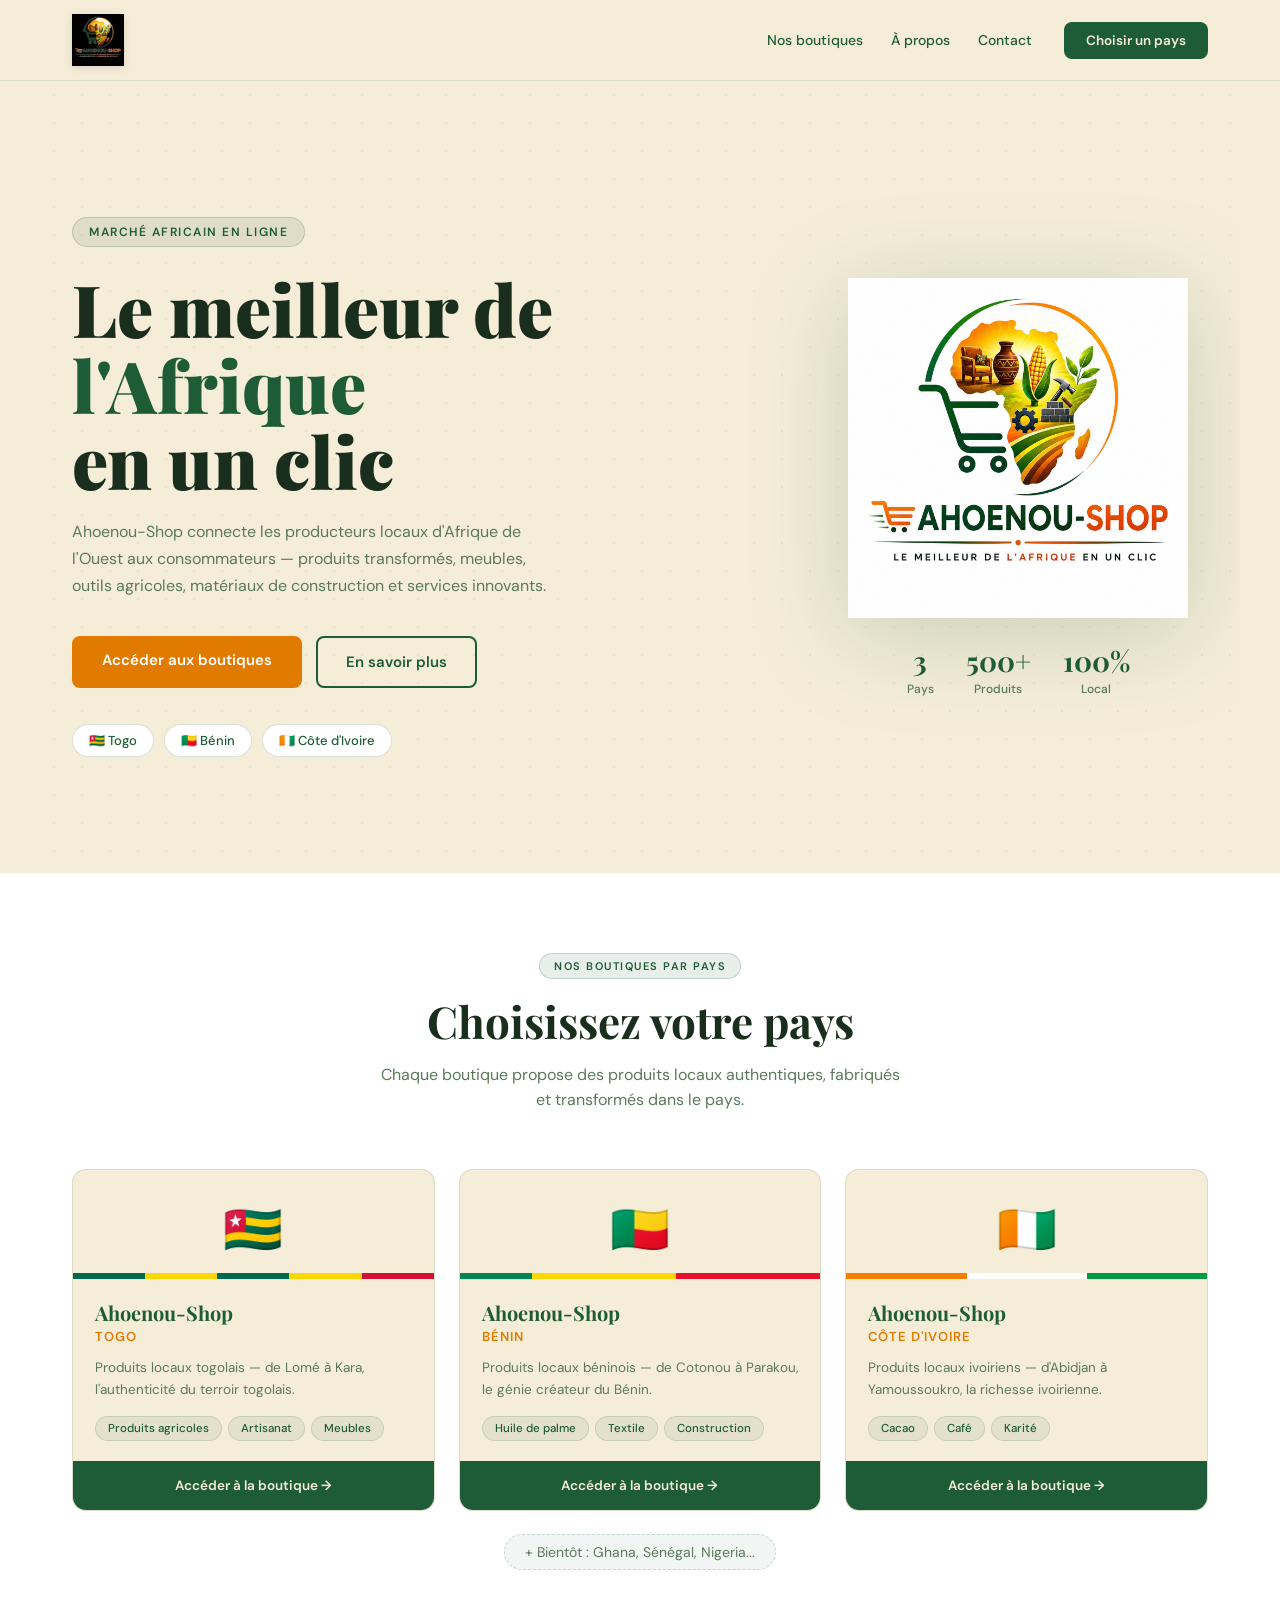
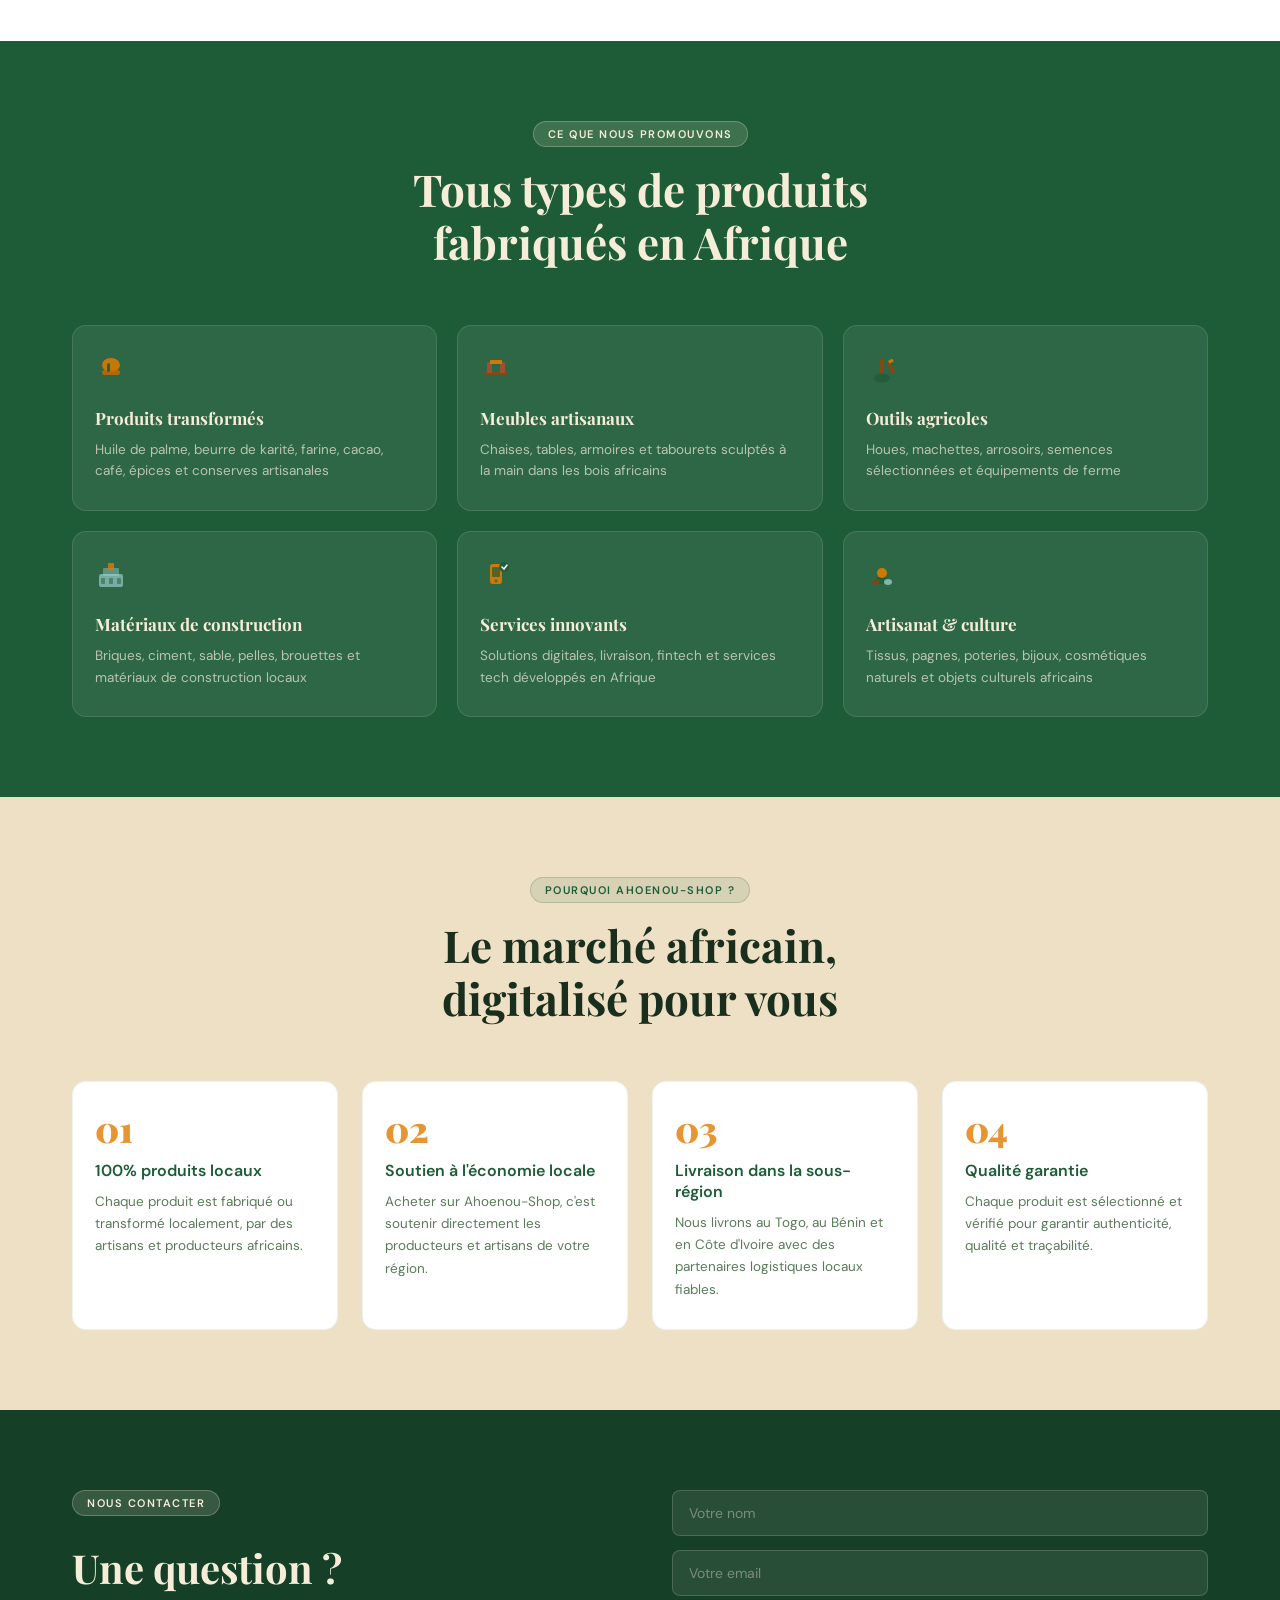
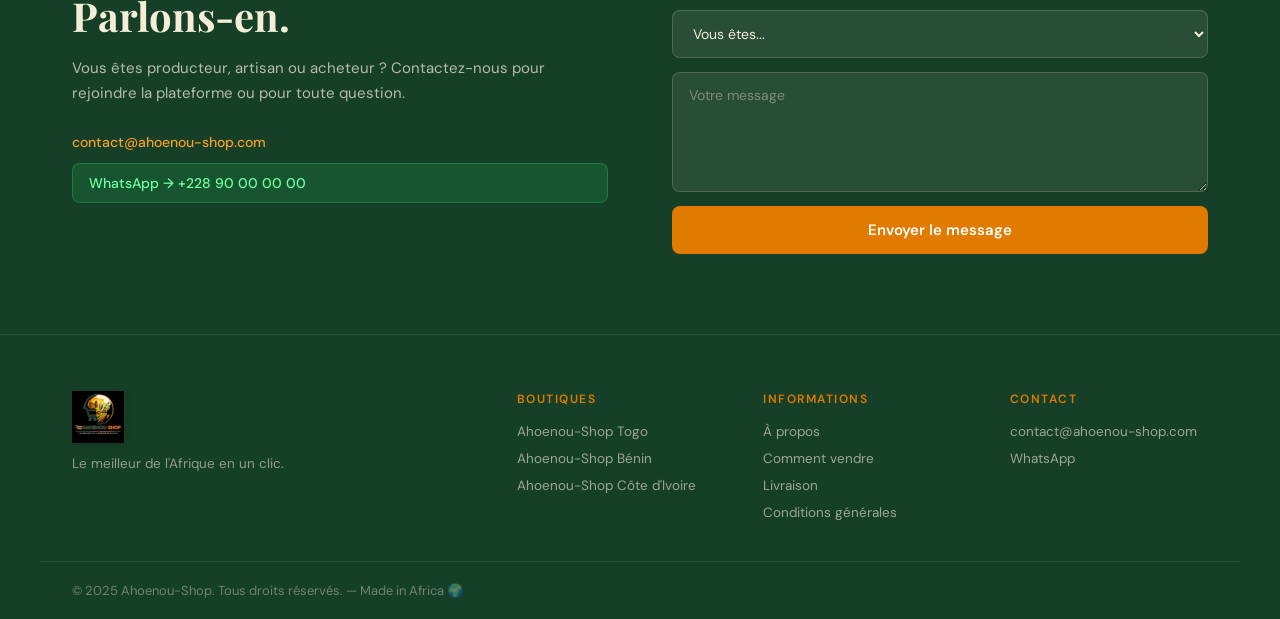
<file: ahoenou-shop/index.html>
<!DOCTYPE html>
<html lang="fr">
<head>
<meta charset="UTF-8"/>
<meta name="viewport" content="width=device-width, initial-scale=1.0"/>
<title>Ahoenou-Shop — Le meilleur de l'Afrique en un clic</title>
<link rel="preconnect" href="https://fonts.googleapis.com"/>
<link rel="preconnect" href="https://fonts.gstatic.com" crossorigin/>
<link href="https://fonts.googleapis.com/css2?family=Playfair+Display:wght@700;900&family=DM+Sans:wght@300;400;500;600&display=swap" rel="stylesheet"/>
<link rel="stylesheet" href="css/main.css"/>
</head>
<body>

<!-- NAV -->
<nav class="navbar">
  <div class="nav-inner">
    <a href="index.html" class="nav-logo"><img src="images/logo-transparent.png" alt="Ahoenou-Shop" class="nav-logo-img"/></a>
    <div class="nav-links">
      <a href="#countries">Nos boutiques</a>
      <a href="#about">À propos</a>
      <a href="#contact">Contact</a>
    </div>
    <a href="#countries" class="nav-cta">Choisir un pays</a>
    <button class="nav-burger" aria-label="Menu">&#9776;</button>
  </div>
</nav>

<!-- HERO -->
<section class="hero">
  <div class="hero-bg-pattern"></div>
  <div class="hero-content">
    <div class="hero-tag">Marché africain en ligne</div>
    <h1 class="hero-title">
      Le meilleur de<br/>
      <span>l'Afrique</span><br/>
      en un clic
    </h1>
    <p class="hero-sub">Ahoenou-Shop connecte les producteurs locaux d'Afrique de l'Ouest aux consommateurs — produits transformés, meubles, outils agricoles, matériaux de construction et services innovants.</p>
    <div class="hero-actions">
      <a href="#countries" class="btn-primary">Accéder aux boutiques</a>
      <a href="#about" class="btn-ghost">En savoir plus</a>
    </div>
    <div class="hero-pills">
      <span class="pill">🇹🇬 Togo</span>
      <span class="pill">🇧🇯 Bénin</span>
      <span class="pill">🇨🇮 Côte d'Ivoire</span>
    </div>
  </div>
    <div class="hero-visual">
    <div class="hero-logo-big">
      <img src="images/logo.png" alt="Ahoenou-Shop" class="hero-logo-img"/>
    </div>
    <div class="hero-stats">
      <div class="hstat"><span class="hstat-n">3</span><span class="hstat-l">Pays</span></div>
      <div class="hstat"><span class="hstat-n">500+</span><span class="hstat-l">Produits</span></div>
      <div class="hstat"><span class="hstat-n">100%</span><span class="hstat-l">Local</span></div>
    </div>
  </div>
</section>

<!-- COUNTRIES -->
<section class="countries" id="countries">
  <div class="section-inner">
    <div class="section-head">
      <span class="section-tag">Nos boutiques par pays</span>
      <h2>Choisissez votre pays</h2>
      <p>Chaque boutique propose des produits locaux authentiques, fabriqués et transformés dans le pays.</p>
    </div>
    <div class="countries-grid">

      <a href="pages/togo.html" class="country-card togo">
        <div class="country-flag">🇹🇬</div>
        <div class="country-stripe">
          <span></span><span></span><span></span><span></span><span></span>
        </div>
        <div class="country-body">
          <h3>Ahoenou-Shop</h3>
          <p class="country-name">Togo</p>
          <p class="country-desc">Produits locaux togolais — de Lomé à Kara, l'authenticité du terroir togolais.</p>
          <div class="country-tags">
            <span>Produits agricoles</span>
            <span>Artisanat</span>
            <span>Meubles</span>
          </div>
        </div>
        <div class="country-cta">Accéder à la boutique →</div>
      </a>

      <a href="pages/benin.html" class="country-card benin">
        <div class="country-flag">🇧🇯</div>
        <div class="country-stripe">
          <span></span><span></span><span></span>
        </div>
        <div class="country-body">
          <h3>Ahoenou-Shop</h3>
          <p class="country-name">Bénin</p>
          <p class="country-desc">Produits locaux béninois — de Cotonou à Parakou, le génie créateur du Bénin.</p>
          <div class="country-tags">
            <span>Huile de palme</span>
            <span>Textile</span>
            <span>Construction</span>
          </div>
        </div>
        <div class="country-cta">Accéder à la boutique →</div>
      </a>

      <a href="pages/ci.html" class="country-card ci">
        <div class="country-flag">🇨🇮</div>
        <div class="country-stripe">
          <span></span><span></span><span></span>
        </div>
        <div class="country-body">
          <h3>Ahoenou-Shop</h3>
          <p class="country-name">Côte d'Ivoire</p>
          <p class="country-desc">Produits locaux ivoiriens — d'Abidjan à Yamoussoukro, la richesse ivoirienne.</p>
          <div class="country-tags">
            <span>Cacao</span>
            <span>Café</span>
            <span>Karité</span>
          </div>
        </div>
        <div class="country-cta">Accéder à la boutique →</div>
      </a>

    </div>
    <div class="coming-soon">
      <span>+ Bientôt : Ghana, Sénégal, Nigeria...</span>
    </div>
  </div>
</section>

<!-- CATEGORIES -->
<section class="categories" id="about">
  <div class="section-inner">
    <div class="section-head light">
      <span class="section-tag-light">Ce que nous promouvons</span>
      <h2>Tous types de produits<br/>fabriqués en Afrique</h2>
    </div>
    <div class="cats-grid">
      <div class="cat-item">
        <div class="cat-ico">
          <svg width="32" height="32" viewBox="0 0 32 32" fill="none"><ellipse cx="16" cy="11" rx="9" ry="7" fill="#e07b00" opacity="0.85"/><rect x="7" y="16" width="18" height="5" rx="2.5" fill="#c96a00" opacity="0.8"/><rect x="12" y="9" width="3" height="9" rx="1.5" fill="#1e5c38" opacity="0.9"/></svg>
        </div>
        <h4>Produits transformés</h4>
        <p>Huile de palme, beurre de karité, farine, cacao, café, épices et conserves artisanales</p>
      </div>
      <div class="cat-item">
        <div class="cat-ico">
          <svg width="32" height="32" viewBox="0 0 32 32" fill="none"><rect x="4" y="17" width="24" height="4" rx="2" fill="#8B4513" opacity="0.9"/><rect x="7" y="8" width="5" height="11" rx="1" fill="#A0522D" opacity="0.9"/><rect x="20" y="8" width="5" height="11" rx="1" fill="#A0522D" opacity="0.9"/><rect x="10" y="6" width="12" height="4" rx="1" fill="#e07b00" opacity="0.9"/></svg>
        </div>
        <h4>Meubles artisanaux</h4>
        <p>Chaises, tables, armoires et tabourets sculptés à la main dans les bois africains</p>
      </div>
      <div class="cat-item">
        <div class="cat-ico">
          <svg width="32" height="32" viewBox="0 0 32 32" fill="none"><rect x="14" y="4" width="4" height="17" rx="2" fill="#8B4513" opacity="0.9"/><ellipse cx="16" cy="24" rx="8" ry="4.5" fill="#1e5c38" opacity="0.8"/><rect x="20" y="9" width="4" height="13" rx="2" fill="#8B4513" opacity="0.9" transform="rotate(-28 20 9)"/><rect x="22" y="7" width="5" height="3" rx="1" fill="#e07b00" opacity="0.9" transform="rotate(-28 22 7)"/></svg>
        </div>
        <h4>Outils agricoles</h4>
        <p>Houes, machettes, arrosoirs, semences sélectionnées et équipements de ferme</p>
      </div>
      <div class="cat-item">
        <div class="cat-ico">
          <svg width="32" height="32" viewBox="0 0 32 32" fill="none"><rect x="4" y="14" width="24" height="13" rx="2" fill="#a8dadc" opacity="0.6"/><rect x="8" y="8" width="16" height="8" rx="1" fill="#a8dadc" opacity="0.4"/><rect x="6" y="18" width="4" height="6" rx="1" fill="#1e5c38" opacity="0.5"/><rect x="14" y="18" width="4" height="6" rx="1" fill="#1e5c38" opacity="0.5"/><rect x="22" y="18" width="4" height="6" rx="1" fill="#1e5c38" opacity="0.5"/><rect x="13" y="3" width="6" height="7" rx="1" fill="#e07b00" opacity="0.8"/></svg>
        </div>
        <h4>Matériaux de construction</h4>
        <p>Briques, ciment, sable, pelles, brouettes et matériaux de construction locaux</p>
      </div>
      <div class="cat-item">
        <div class="cat-ico">
          <svg width="32" height="32" viewBox="0 0 32 32" fill="none"><rect x="10" y="4" width="12" height="20" rx="3" fill="#e07b00" opacity="0.9"/><rect x="12" y="7" width="8" height="10" rx="1" fill="#1e5c38" opacity="0.7"/><circle cx="16" cy="21" r="1.5" fill="#1e5c38" opacity="0.7"/><circle cx="24" cy="7" r="5" fill="#1e5c38" opacity="0.9"/><path d="M22 7L24 9L27 5" stroke="#fff" stroke-width="1.5" stroke-linecap="round" fill="none"/></svg>
        </div>
        <h4>Services innovants</h4>
        <p>Solutions digitales, livraison, fintech et services tech développés en Afrique</p>
      </div>
      <div class="cat-item">
        <div class="cat-ico">
          <svg width="32" height="32" viewBox="0 0 32 32" fill="none"><path d="M6 24 Q16 8 26 24Z" fill="#1e5c38" opacity="0.7"/><circle cx="16" cy="13" r="5" fill="#e07b00" opacity="0.9"/><ellipse cx="10" cy="22" rx="4" ry="3" fill="#8B4513" opacity="0.7"/><ellipse cx="22" cy="22" rx="4" ry="3" fill="#a8dadc" opacity="0.7"/></svg>
        </div>
        <h4>Artisanat & culture</h4>
        <p>Tissus, pagnes, poteries, bijoux, cosmétiques naturels et objets culturels africains</p>
      </div>
    </div>
  </div>
</section>

<!-- WHY US -->
<section class="why">
  <div class="section-inner">
    <div class="section-head">
      <span class="section-tag">Pourquoi Ahoenou-Shop ?</span>
      <h2>Le marché africain,<br/>digitalisé pour vous</h2>
    </div>
    <div class="why-grid">
      <div class="why-item">
        <div class="why-num">01</div>
        <h4>100% produits locaux</h4>
        <p>Chaque produit est fabriqué ou transformé localement, par des artisans et producteurs africains.</p>
      </div>
      <div class="why-item">
        <div class="why-num">02</div>
        <h4>Soutien à l'économie locale</h4>
        <p>Acheter sur Ahoenou-Shop, c'est soutenir directement les producteurs et artisans de votre région.</p>
      </div>
      <div class="why-item">
        <div class="why-num">03</div>
        <h4>Livraison dans la sous-région</h4>
        <p>Nous livrons au Togo, au Bénin et en Côte d'Ivoire avec des partenaires logistiques locaux fiables.</p>
      </div>
      <div class="why-item">
        <div class="why-num">04</div>
        <h4>Qualité garantie</h4>
        <p>Chaque produit est sélectionné et vérifié pour garantir authenticité, qualité et traçabilité.</p>
      </div>
    </div>
  </div>
</section>

<!-- CONTACT -->
<section class="contact" id="contact">
  <div class="section-inner contact-inner">
    <div class="contact-left">
      <span class="section-tag-light">Nous contacter</span>
      <h2>Une question ?<br/>Parlons-en.</h2>
      <p>Vous êtes producteur, artisan ou acheteur ? Contactez-nous pour rejoindre la plateforme ou pour toute question.</p>
      <div class="contact-info">
        <a href="mailto:contact@ahoenou-shop.com" class="contact-link">contact@ahoenou-shop.com</a>
        <a href="https://wa.me/22890000000" class="contact-link whatsapp">WhatsApp → +228 90 00 00 00</a>
      </div>
    </div>
    <form class="contact-form">
      <input type="text" placeholder="Votre nom" required/>
      <input type="email" placeholder="Votre email" required/>
      <select>
        <option value="">Vous êtes...</option>
        <option>Acheteur</option>
        <option>Producteur / Artisan</option>
        <option>Partenaire</option>
      </select>
      <textarea placeholder="Votre message" rows="4" required></textarea>
      <button type="submit" class="btn-primary">Envoyer le message</button>
    </form>
  </div>
</section>

<!-- FOOTER -->
<footer class="footer">
  <div class="footer-inner">
    <div class="footer-brand">
      <a href="index.html" class="nav-logo"><img src="images/logo-transparent.png" alt="Ahoenou-Shop" class="nav-logo-img"/></a>
      <p>Le meilleur de l'Afrique en un clic.</p>
    </div>
    <div class="footer-links">
      <h5>Boutiques</h5>
      <a href="pages/togo.html">Ahoenou-Shop Togo</a>
      <a href="pages/benin.html">Ahoenou-Shop Bénin</a>
      <a href="pages/ci.html">Ahoenou-Shop Côte d'Ivoire</a>
    </div>
    <div class="footer-links">
      <h5>Informations</h5>
      <a href="#">À propos</a>
      <a href="#">Comment vendre</a>
      <a href="#">Livraison</a>
      <a href="#">Conditions générales</a>
    </div>
    <div class="footer-links">
      <h5>Contact</h5>
      <a href="mailto:contact@ahoenou-shop.com">contact@ahoenou-shop.com</a>
      <a href="https://wa.me/22890000000">WhatsApp</a>
    </div>
  </div>
  <div class="footer-bottom">
    <p>© 2025 Ahoenou-Shop. Tous droits réservés. — Made in Africa 🌍</p>
  </div>
</footer>

<script src="js/main.js"></script>
</body>
</html>
</file>
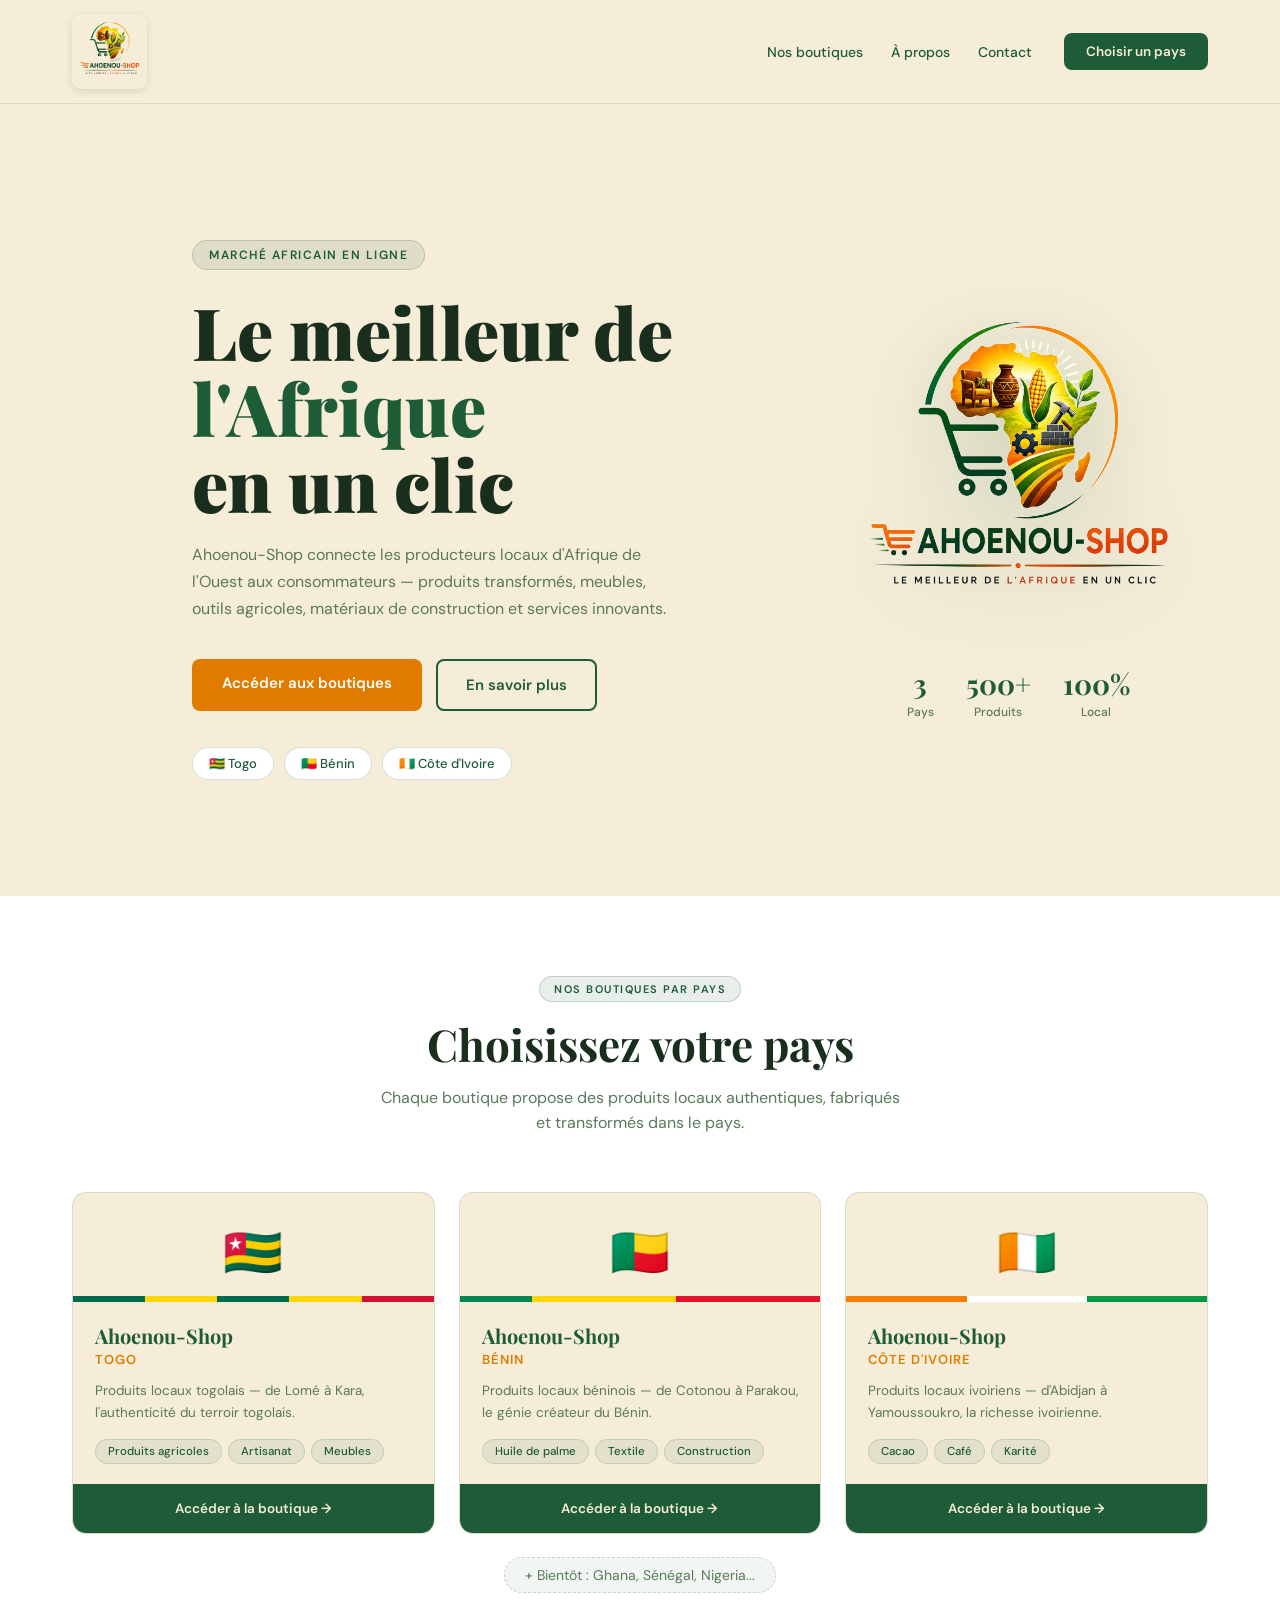
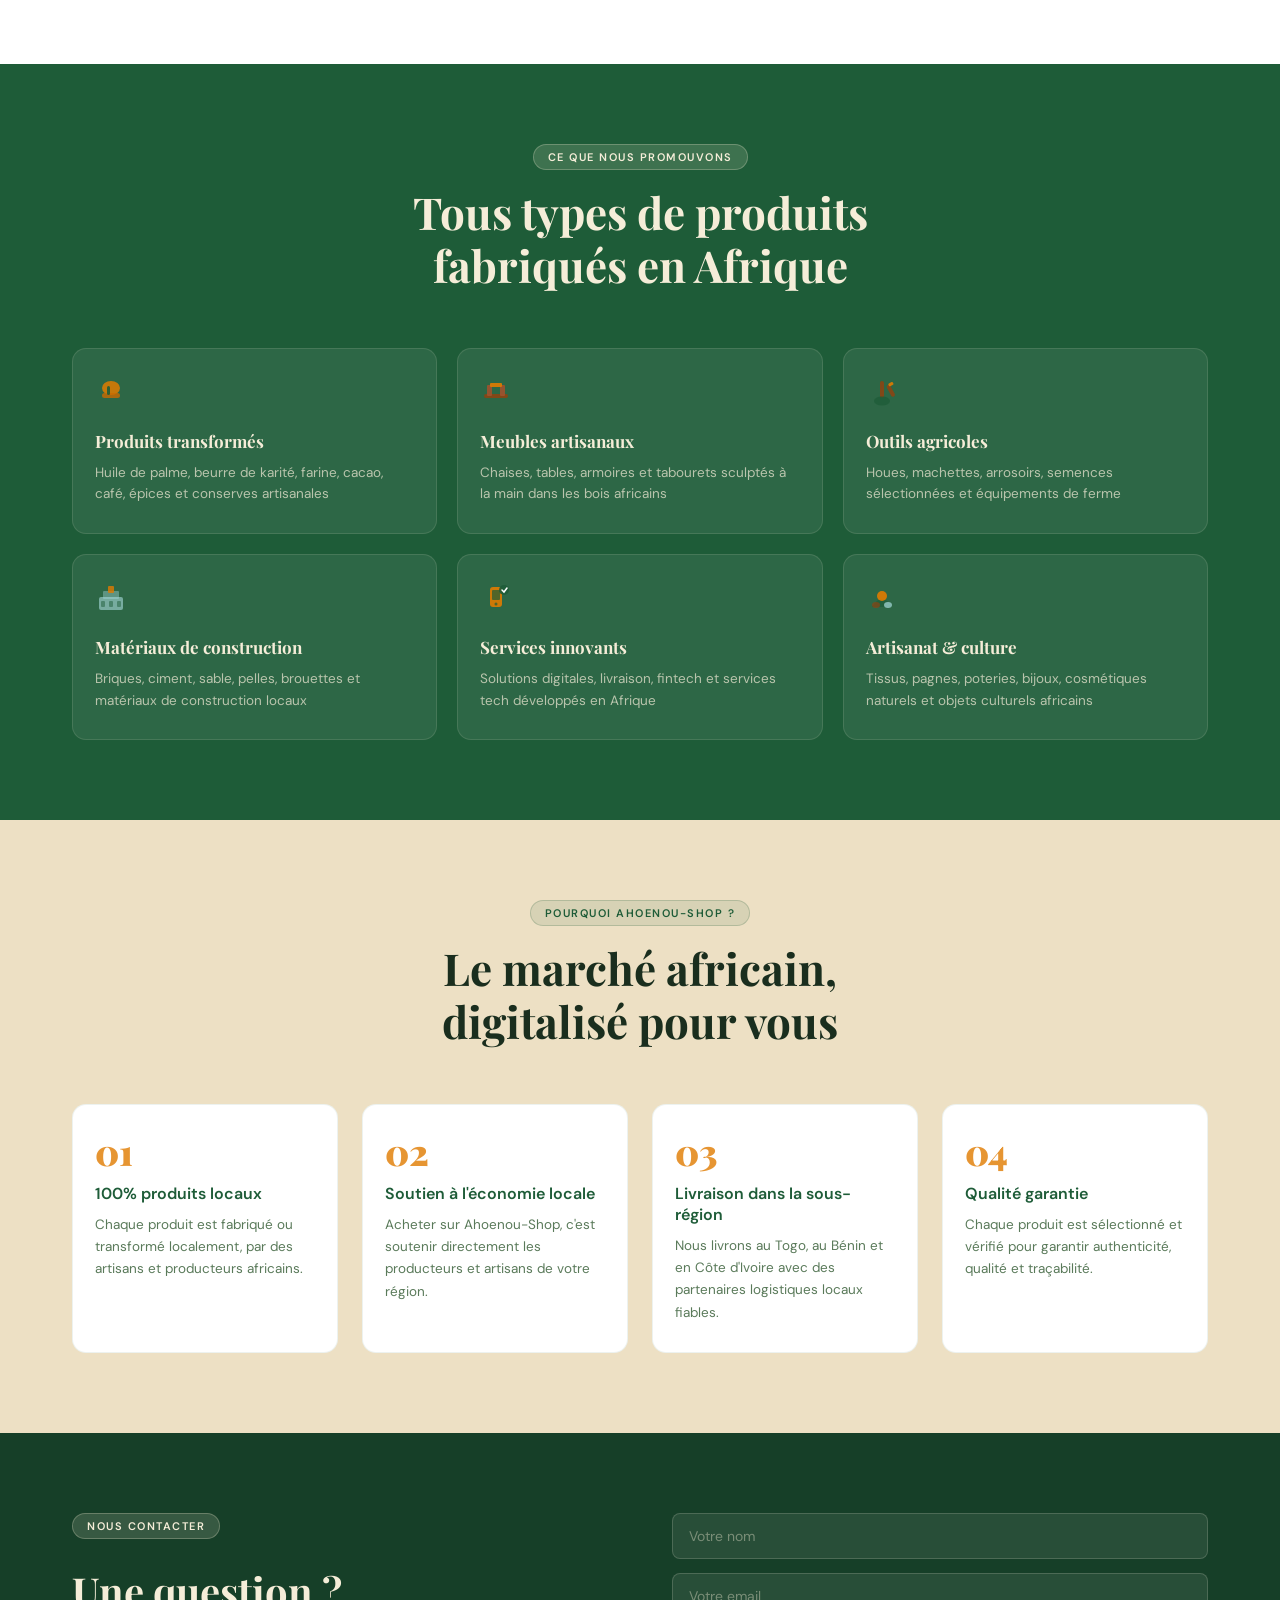
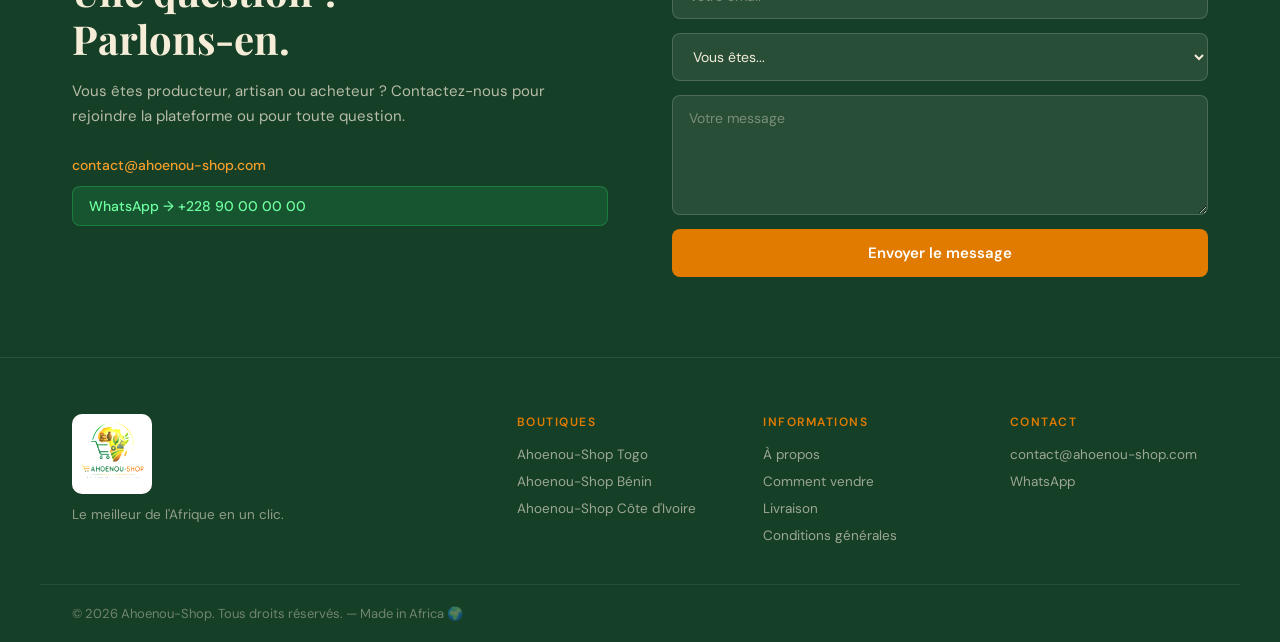
<file: ahoenou-shop/ahoenou-shop/index.html>
<!DOCTYPE html>
<html lang="fr">
<head>
<meta charset="UTF-8"/>
<meta name="viewport" content="width=device-width, initial-scale=1.0"/>
<title>Ahoenou-Shop — Le meilleur de l'Afrique en un clic</title>
<link rel="preconnect" href="https://fonts.googleapis.com"/>
<link rel="preconnect" href="https://fonts.gstatic.com" crossorigin/>
<link href="https://fonts.googleapis.com/css2?family=Playfair+Display:wght@700;900&family=DM+Sans:wght@300;400;500;600&display=swap" rel="stylesheet"/>
<link rel="stylesheet" href="css/main.css"/>
</head>
<body>

<!-- NAV -->
<nav class="navbar">
  <div class="nav-inner">
    <a href="index.html" class="nav-logo"><img src="images/logo-transparent.png" alt="Ahoenou-Shop" class="nav-logo-img"/></a>
    <div class="nav-links">
      <a href="#countries">Nos boutiques</a>
      <a href="#about">À propos</a>
      <a href="#contact">Contact</a>
    </div>
    <a href="#countries" class="nav-cta">Choisir un pays</a>
    <button class="nav-burger" aria-label="Menu">&#9776;</button>
  </div>
</nav>

<!-- HERO -->
<section class="hero" style="position:relative;">
  <div class="hero-bg" style="background-image: url('images/hero-main.png');"></div>
  <div class="hero-bg-pattern"></div>
  <div class="hero-content">
    <div class="hero-tag">Marché africain en ligne</div>
    <h1 class="hero-title">
      Le meilleur de<br/>
      <span>l'Afrique</span><br/>
      en un clic
    </h1>
    <p class="hero-sub">Ahoenou-Shop connecte les producteurs locaux d'Afrique de l'Ouest aux consommateurs — produits transformés, meubles, outils agricoles, matériaux de construction et services innovants.</p>
    <div class="hero-actions">
      <a href="#countries" class="btn-primary">Accéder aux boutiques</a>
      <a href="#about" class="btn-ghost">En savoir plus</a>
    </div>
    <div class="hero-pills">
      <span class="pill">🇹🇬 Togo</span>
      <span class="pill">🇧🇯 Bénin</span>
      <span class="pill">🇨🇮 Côte d'Ivoire</span>
    </div>
  </div>
    <div class="hero-visual">
    <div class="hero-logo-big">
      <img src="images/logo-transparent.png" alt="Ahoenou-Shop" class="hero-logo-img"/>
    </div>
    <div class="hero-stats">
      <div class="hstat"><span class="hstat-n">3</span><span class="hstat-l">Pays</span></div>
      <div class="hstat"><span class="hstat-n">500+</span><span class="hstat-l">Produits</span></div>
      <div class="hstat"><span class="hstat-n">100%</span><span class="hstat-l">Local</span></div>
    </div>
  </div>
</section>

<!-- COUNTRIES -->
<section class="countries" id="countries">
  <div class="section-inner">
    <div class="section-head">
      <span class="section-tag">Nos boutiques par pays</span>
      <h2>Choisissez votre pays</h2>
      <p>Chaque boutique propose des produits locaux authentiques, fabriqués et transformés dans le pays.</p>
    </div>
    <div class="countries-grid">

      <a href="pages/togo.html" class="country-card togo">
        <div class="country-flag">🇹🇬</div>
        <div class="country-stripe">
          <span></span><span></span><span></span><span></span><span></span>
        </div>
        <div class="country-body">
          <h3>Ahoenou-Shop</h3>
          <p class="country-name">Togo</p>
          <p class="country-desc">Produits locaux togolais — de Lomé à Kara, l'authenticité du terroir togolais.</p>
          <div class="country-tags">
            <span>Produits agricoles</span>
            <span>Artisanat</span>
            <span>Meubles</span>
          </div>
        </div>
        <div class="country-cta">Accéder à la boutique →</div>
      </a>

      <a href="pages/benin.html" class="country-card benin">
        <div class="country-flag">🇧🇯</div>
        <div class="country-stripe">
          <span></span><span></span><span></span>
        </div>
        <div class="country-body">
          <h3>Ahoenou-Shop</h3>
          <p class="country-name">Bénin</p>
          <p class="country-desc">Produits locaux béninois — de Cotonou à Parakou, le génie créateur du Bénin.</p>
          <div class="country-tags">
            <span>Huile de palme</span>
            <span>Textile</span>
            <span>Construction</span>
          </div>
        </div>
        <div class="country-cta">Accéder à la boutique →</div>
      </a>

      <a href="pages/ci.html" class="country-card ci">
        <div class="country-flag">🇨🇮</div>
        <div class="country-stripe">
          <span></span><span></span><span></span>
        </div>
        <div class="country-body">
          <h3>Ahoenou-Shop</h3>
          <p class="country-name">Côte d'Ivoire</p>
          <p class="country-desc">Produits locaux ivoiriens — d'Abidjan à Yamoussoukro, la richesse ivoirienne.</p>
          <div class="country-tags">
            <span>Cacao</span>
            <span>Café</span>
            <span>Karité</span>
          </div>
        </div>
        <div class="country-cta">Accéder à la boutique →</div>
      </a>

    </div>
    <div class="coming-soon">
      <span>+ Bientôt : Ghana, Sénégal, Nigeria...</span>
    </div>
  </div>
</section>

<!-- CATEGORIES -->
<section class="categories" id="about">
  <div class="section-inner">
    <div class="section-head light">
      <span class="section-tag-light">Ce que nous promouvons</span>
      <h2>Tous types de produits<br/>fabriqués en Afrique</h2>
    </div>
    <div class="cats-grid">
      <div class="cat-item">
        <div class="cat-ico">
          <svg width="32" height="32" viewBox="0 0 32 32" fill="none"><ellipse cx="16" cy="11" rx="9" ry="7" fill="#e07b00" opacity="0.85"/><rect x="7" y="16" width="18" height="5" rx="2.5" fill="#c96a00" opacity="0.8"/><rect x="12" y="9" width="3" height="9" rx="1.5" fill="#1e5c38" opacity="0.9"/></svg>
        </div>
        <h4>Produits transformés</h4>
        <p>Huile de palme, beurre de karité, farine, cacao, café, épices et conserves artisanales</p>
      </div>
      <div class="cat-item">
        <div class="cat-ico">
          <svg width="32" height="32" viewBox="0 0 32 32" fill="none"><rect x="4" y="17" width="24" height="4" rx="2" fill="#8B4513" opacity="0.9"/><rect x="7" y="8" width="5" height="11" rx="1" fill="#A0522D" opacity="0.9"/><rect x="20" y="8" width="5" height="11" rx="1" fill="#A0522D" opacity="0.9"/><rect x="10" y="6" width="12" height="4" rx="1" fill="#e07b00" opacity="0.9"/></svg>
        </div>
        <h4>Meubles artisanaux</h4>
        <p>Chaises, tables, armoires et tabourets sculptés à la main dans les bois africains</p>
      </div>
      <div class="cat-item">
        <div class="cat-ico">
          <svg width="32" height="32" viewBox="0 0 32 32" fill="none"><rect x="14" y="4" width="4" height="17" rx="2" fill="#8B4513" opacity="0.9"/><ellipse cx="16" cy="24" rx="8" ry="4.5" fill="#1e5c38" opacity="0.8"/><rect x="20" y="9" width="4" height="13" rx="2" fill="#8B4513" opacity="0.9" transform="rotate(-28 20 9)"/><rect x="22" y="7" width="5" height="3" rx="1" fill="#e07b00" opacity="0.9" transform="rotate(-28 22 7)"/></svg>
        </div>
        <h4>Outils agricoles</h4>
        <p>Houes, machettes, arrosoirs, semences sélectionnées et équipements de ferme</p>
      </div>
      <div class="cat-item">
        <div class="cat-ico">
          <svg width="32" height="32" viewBox="0 0 32 32" fill="none"><rect x="4" y="14" width="24" height="13" rx="2" fill="#a8dadc" opacity="0.6"/><rect x="8" y="8" width="16" height="8" rx="1" fill="#a8dadc" opacity="0.4"/><rect x="6" y="18" width="4" height="6" rx="1" fill="#1e5c38" opacity="0.5"/><rect x="14" y="18" width="4" height="6" rx="1" fill="#1e5c38" opacity="0.5"/><rect x="22" y="18" width="4" height="6" rx="1" fill="#1e5c38" opacity="0.5"/><rect x="13" y="3" width="6" height="7" rx="1" fill="#e07b00" opacity="0.8"/></svg>
        </div>
        <h4>Matériaux de construction</h4>
        <p>Briques, ciment, sable, pelles, brouettes et matériaux de construction locaux</p>
      </div>
      <div class="cat-item">
        <div class="cat-ico">
          <svg width="32" height="32" viewBox="0 0 32 32" fill="none"><rect x="10" y="4" width="12" height="20" rx="3" fill="#e07b00" opacity="0.9"/><rect x="12" y="7" width="8" height="10" rx="1" fill="#1e5c38" opacity="0.7"/><circle cx="16" cy="21" r="1.5" fill="#1e5c38" opacity="0.7"/><circle cx="24" cy="7" r="5" fill="#1e5c38" opacity="0.9"/><path d="M22 7L24 9L27 5" stroke="#fff" stroke-width="1.5" stroke-linecap="round" fill="none"/></svg>
        </div>
        <h4>Services innovants</h4>
        <p>Solutions digitales, livraison, fintech et services tech développés en Afrique</p>
      </div>
      <div class="cat-item">
        <div class="cat-ico">
          <svg width="32" height="32" viewBox="0 0 32 32" fill="none"><path d="M6 24 Q16 8 26 24Z" fill="#1e5c38" opacity="0.7"/><circle cx="16" cy="13" r="5" fill="#e07b00" opacity="0.9"/><ellipse cx="10" cy="22" rx="4" ry="3" fill="#8B4513" opacity="0.7"/><ellipse cx="22" cy="22" rx="4" ry="3" fill="#a8dadc" opacity="0.7"/></svg>
        </div>
        <h4>Artisanat & culture</h4>
        <p>Tissus, pagnes, poteries, bijoux, cosmétiques naturels et objets culturels africains</p>
      </div>
    </div>
  </div>
</section>

<!-- WHY US -->
<section class="why">
  <div class="section-inner">
    <div class="section-head">
      <span class="section-tag">Pourquoi Ahoenou-Shop ?</span>
      <h2>Le marché africain,<br/>digitalisé pour vous</h2>
    </div>
    <div class="why-grid">
      <div class="why-item">
        <div class="why-num">01</div>
        <h4>100% produits locaux</h4>
        <p>Chaque produit est fabriqué ou transformé localement, par des artisans et producteurs africains.</p>
      </div>
      <div class="why-item">
        <div class="why-num">02</div>
        <h4>Soutien à l'économie locale</h4>
        <p>Acheter sur Ahoenou-Shop, c'est soutenir directement les producteurs et artisans de votre région.</p>
      </div>
      <div class="why-item">
        <div class="why-num">03</div>
        <h4>Livraison dans la sous-région</h4>
        <p>Nous livrons au Togo, au Bénin et en Côte d'Ivoire avec des partenaires logistiques locaux fiables.</p>
      </div>
      <div class="why-item">
        <div class="why-num">04</div>
        <h4>Qualité garantie</h4>
        <p>Chaque produit est sélectionné et vérifié pour garantir authenticité, qualité et traçabilité.</p>
      </div>
    </div>
  </div>
</section>

<!-- CONTACT -->
<section class="contact" id="contact">
  <div class="section-inner contact-inner">
    <div class="contact-left">
      <span class="section-tag-light">Nous contacter</span>
      <h2>Une question ?<br/>Parlons-en.</h2>
      <p>Vous êtes producteur, artisan ou acheteur ? Contactez-nous pour rejoindre la plateforme ou pour toute question.</p>
      <div class="contact-info">
        <a href="mailto:contact@ahoenou-shop.com" class="contact-link">contact@ahoenou-shop.com</a>
        <a href="https://wa.me/22890000000" class="contact-link whatsapp">WhatsApp → +228 90 00 00 00</a>
      </div>
    </div>
    <form class="contact-form">
      <input type="text" placeholder="Votre nom" required/>
      <input type="email" placeholder="Votre email" required/>
      <select>
        <option value="">Vous êtes...</option>
        <option>Acheteur</option>
        <option>Producteur / Artisan</option>
        <option>Partenaire</option>
      </select>
      <textarea placeholder="Votre message" rows="4" required></textarea>
      <button type="submit" class="btn-primary">Envoyer le message</button>
    </form>
  </div>
</section>

<!-- FOOTER -->
<footer class="footer">
  <div class="footer-inner">
    <div class="footer-brand">
      <a href="index.html" class="nav-logo"><img src="images/logo-transparent.png" alt="Ahoenou-Shop" class="nav-logo-img"/></a>
      <p>Le meilleur de l'Afrique en un clic.</p>
    </div>
    <div class="footer-links">
      <h5>Boutiques</h5>
      <a href="pages/togo.html">Ahoenou-Shop Togo</a>
      <a href="pages/benin.html">Ahoenou-Shop Bénin</a>
      <a href="pages/ci.html">Ahoenou-Shop Côte d'Ivoire</a>
    </div>
    <div class="footer-links">
      <h5>Informations</h5>
      <a href="#">À propos</a>
      <a href="#">Comment vendre</a>
      <a href="#">Livraison</a>
      <a href="#">Conditions générales</a>
    </div>
    <div class="footer-links">
      <h5>Contact</h5>
      <a href="mailto:contact@ahoenou-shop.com">contact@ahoenou-shop.com</a>
      <a href="https://wa.me/22890000000">WhatsApp</a>
    </div>
  </div>
  <div class="footer-bottom">
    <p>© 2026 Ahoenou-Shop. Tous droits réservés. — Made in Africa 🌍</p>
  </div>
</footer>

<script src="js/main.js"></script>
</body>
</html>
</file>
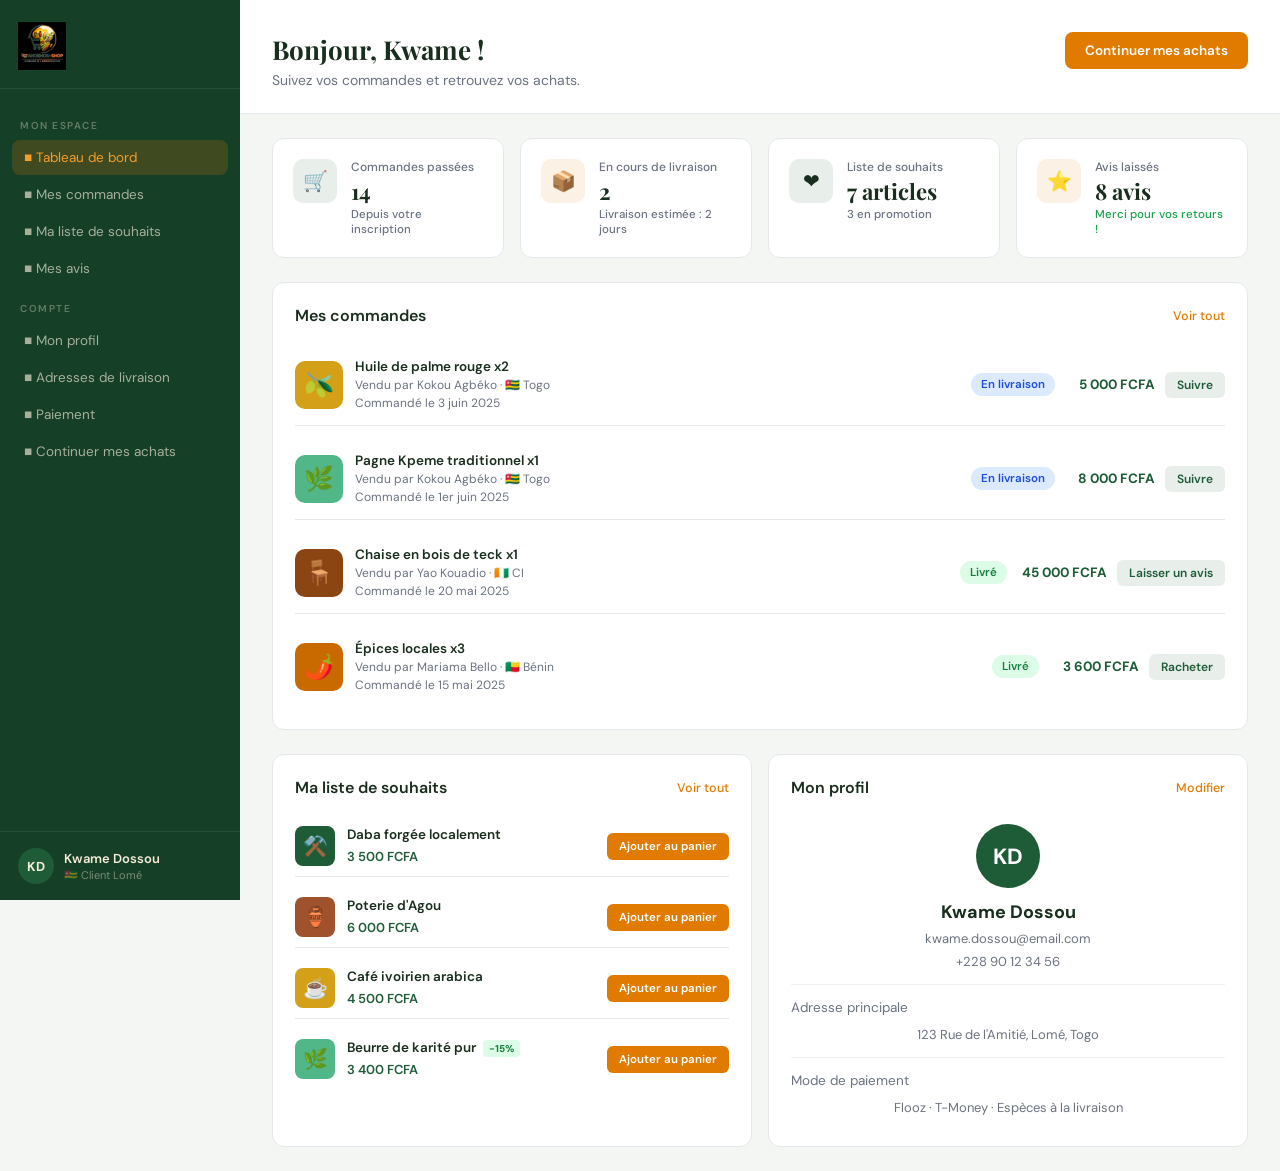
<file: ahoenou-shop/dashboard/acheteur.html>
<!DOCTYPE html>
<html lang="fr">
<head>
<meta charset="UTF-8"/>
<meta name="viewport" content="width=device-width, initial-scale=1.0"/>
<title>Mon Compte — Ahoenou-Shop</title>
<link rel="preconnect" href="https://fonts.googleapis.com"/>
<link rel="preconnect" href="https://fonts.gstatic.com" crossorigin/>
<link href="https://fonts.googleapis.com/css2?family=Playfair+Display:wght@700;900&family=DM+Sans:wght@300;400;500;600&display=swap" rel="stylesheet"/>
<link rel="stylesheet" href="../css/dashboard.css"/>
</head>
<body class="dash-body">

<aside class="sidebar">
    <div class="sidebar-logo">
    <img src="../images/logo-transparent.png" alt="Ahoenou-Shop" style="height:48px;width:auto;"/>
  </div>
  </div>
  <nav class="sidebar-nav">
    <span class="sb-section">Mon espace</span>
    <a href="#" class="sb-link active">&#9632; Tableau de bord</a>
    <a href="#" class="sb-link">&#9632; Mes commandes</a>
    <a href="#" class="sb-link">&#9632; Ma liste de souhaits</a>
    <a href="#" class="sb-link">&#9632; Mes avis</a>
    <span class="sb-section">Compte</span>
    <a href="#" class="sb-link">&#9632; Mon profil</a>
    <a href="#" class="sb-link">&#9632; Adresses de livraison</a>
    <a href="#" class="sb-link">&#9632; Paiement</a>
    <a href="../pages/togo.html" class="sb-link">&#9632; Continuer mes achats</a>
  </nav>
  <div class="sidebar-user">
    <div class="user-avatar" style="background:#1e5c38">KD</div>
    <div>
      <span class="user-name">Kwame Dossou</span>
      <span class="user-email">🇹🇬 Client Lomé</span>
    </div>
  </div>
</aside>

<main class="dash-main">
  <header class="dash-header">
    <div>
      <h1 class="dash-title">Bonjour, Kwame !</h1>
      <p class="dash-sub">Suivez vos commandes et retrouvez vos achats.</p>
    </div>
    <div class="dash-header-actions">
      <a href="../pages/togo.html" class="btn-dash-primary">Continuer mes achats</a>
    </div>
  </header>

  <!-- KPIs -->
  <div class="kpi-grid">
    <div class="kpi-card">
      <div class="kpi-icon green">&#128722;</div>
      <div class="kpi-body">
        <span class="kpi-label">Commandes passées</span>
        <span class="kpi-value">14</span>
        <span class="kpi-trend neutral">Depuis votre inscription</span>
      </div>
    </div>
    <div class="kpi-card">
      <div class="kpi-icon orange">&#128230;</div>
      <div class="kpi-body">
        <span class="kpi-label">En cours de livraison</span>
        <span class="kpi-value">2</span>
        <span class="kpi-trend neutral">Livraison estimée : 2 jours</span>
      </div>
    </div>
    <div class="kpi-card">
      <div class="kpi-icon green">&#10084;</div>
      <div class="kpi-body">
        <span class="kpi-label">Liste de souhaits</span>
        <span class="kpi-value">7 articles</span>
        <span class="kpi-trend neutral">3 en promotion</span>
      </div>
    </div>
    <div class="kpi-card">
      <div class="kpi-icon orange">&#11088;</div>
      <div class="kpi-body">
        <span class="kpi-label">Avis laissés</span>
        <span class="kpi-value">8 avis</span>
        <span class="kpi-trend up">Merci pour vos retours !</span>
      </div>
    </div>
  </div>

  <div class="dash-row">
    <!-- COMMANDES EN COURS -->
    <div class="dash-card wide">
      <div class="dc-head"><h3>Mes commandes</h3><a href="#" class="dc-link">Voir tout</a></div>
      <div class="orders-list">

        <div class="order-item-buyer">
          <div class="oib-left">
            <div class="oib-icon" style="background:#d4a017">🫒</div>
            <div class="order-info">
              <span class="order-prod">Huile de palme rouge x2</span>
              <span class="order-buyer">Vendu par Kokou Agbéko · 🇹🇬 Togo</span>
              <span class="order-buyer">Commandé le 3 juin 2025</span>
            </div>
          </div>
          <div class="oib-right">
            <span class="order-status shipping">En livraison</span>
            <span class="order-amount">5 000 FCFA</span>
            <button class="act-btn edit">Suivre</button>
          </div>
        </div>

        <div class="order-item-buyer">
          <div class="oib-left">
            <div class="oib-icon" style="background:#52b788">🌿</div>
            <div class="order-info">
              <span class="order-prod">Pagne Kpeme traditionnel x1</span>
              <span class="order-buyer">Vendu par Kokou Agbéko · 🇹🇬 Togo</span>
              <span class="order-buyer">Commandé le 1er juin 2025</span>
            </div>
          </div>
          <div class="oib-right">
            <span class="order-status shipping">En livraison</span>
            <span class="order-amount">8 000 FCFA</span>
            <button class="act-btn edit">Suivre</button>
          </div>
        </div>

        <div class="order-item-buyer">
          <div class="oib-left">
            <div class="oib-icon" style="background:#8B4513">🪑</div>
            <div class="order-info">
              <span class="order-prod">Chaise en bois de teck x1</span>
              <span class="order-buyer">Vendu par Yao Kouadio · 🇨🇮 CI</span>
              <span class="order-buyer">Commandé le 20 mai 2025</span>
            </div>
          </div>
          <div class="oib-right">
            <span class="order-status delivered">Livré</span>
            <span class="order-amount">45 000 FCFA</span>
            <button class="act-btn edit">Laisser un avis</button>
          </div>
        </div>

        <div class="order-item-buyer">
          <div class="oib-left">
            <div class="oib-icon" style="background:#c96a00">🌶️</div>
            <div class="order-info">
              <span class="order-prod">Épices locales x3</span>
              <span class="order-buyer">Vendu par Mariama Bello · 🇧🇯 Bénin</span>
              <span class="order-buyer">Commandé le 15 mai 2025</span>
            </div>
          </div>
          <div class="oib-right">
            <span class="order-status delivered">Livré</span>
            <span class="order-amount">3 600 FCFA</span>
            <button class="act-btn edit">Racheter</button>
          </div>
        </div>

      </div>
    </div>
  </div>

  <div class="dash-row">
    <!-- LISTE DE SOUHAITS -->
    <div class="dash-card">
      <div class="dc-head"><h3>Ma liste de souhaits</h3><a href="#" class="dc-link">Voir tout</a></div>
      <div class="wishlist">
        <div class="wish-item"><div class="wish-icon" style="background:#1e5c38">⚒️</div><div class="wish-info"><span class="wish-name">Daba forgée localement</span><span class="wish-price">3 500 FCFA</span></div><button class="prod-btn-sm">Ajouter au panier</button></div>
        <div class="wish-item"><div class="wish-icon" style="background:#a0522d">🏺</div><div class="wish-info"><span class="wish-name">Poterie d'Agou</span><span class="wish-price">6 000 FCFA</span></div><button class="prod-btn-sm">Ajouter au panier</button></div>
        <div class="wish-item"><div class="wish-icon" style="background:#d4a017">☕</div><div class="wish-info"><span class="wish-name">Café ivoirien arabica</span><span class="wish-price">4 500 FCFA</span></div><button class="prod-btn-sm">Ajouter au panier</button></div>
        <div class="wish-item promo"><div class="wish-icon" style="background:#52b788">🌿</div><div class="wish-info"><span class="wish-name">Beurre de karité pur <span class="promo-badge">-15%</span></span><span class="wish-price">3 400 FCFA</span></div><button class="prod-btn-sm">Ajouter au panier</button></div>
      </div>
    </div>

    <!-- ADRESSE & INFOS -->
    <div class="dash-card">
      <div class="dc-head"><h3>Mon profil</h3><a href="#" class="dc-link">Modifier</a></div>
      <div class="profile-info">
        <div class="profile-avatar">KD</div>
        <div class="profile-name">Kwame Dossou</div>
        <div class="profile-meta">kwame.dossou@email.com</div>
        <div class="profile-meta">+228 90 12 34 56</div>
        <div class="rev-divider"></div>
        <div class="rev-row"><span class="rev-label">Adresse principale</span></div>
        <div class="profile-meta" style="margin-top:4px">123 Rue de l'Amitié, Lomé, Togo</div>
        <div class="rev-divider"></div>
        <div class="rev-row"><span class="rev-label">Mode de paiement</span></div>
        <div class="profile-meta" style="margin-top:4px">Flooz · T-Money · Espèces à la livraison</div>
      </div>
    </div>
  </div>

</main>
</body>
</html>
</file>
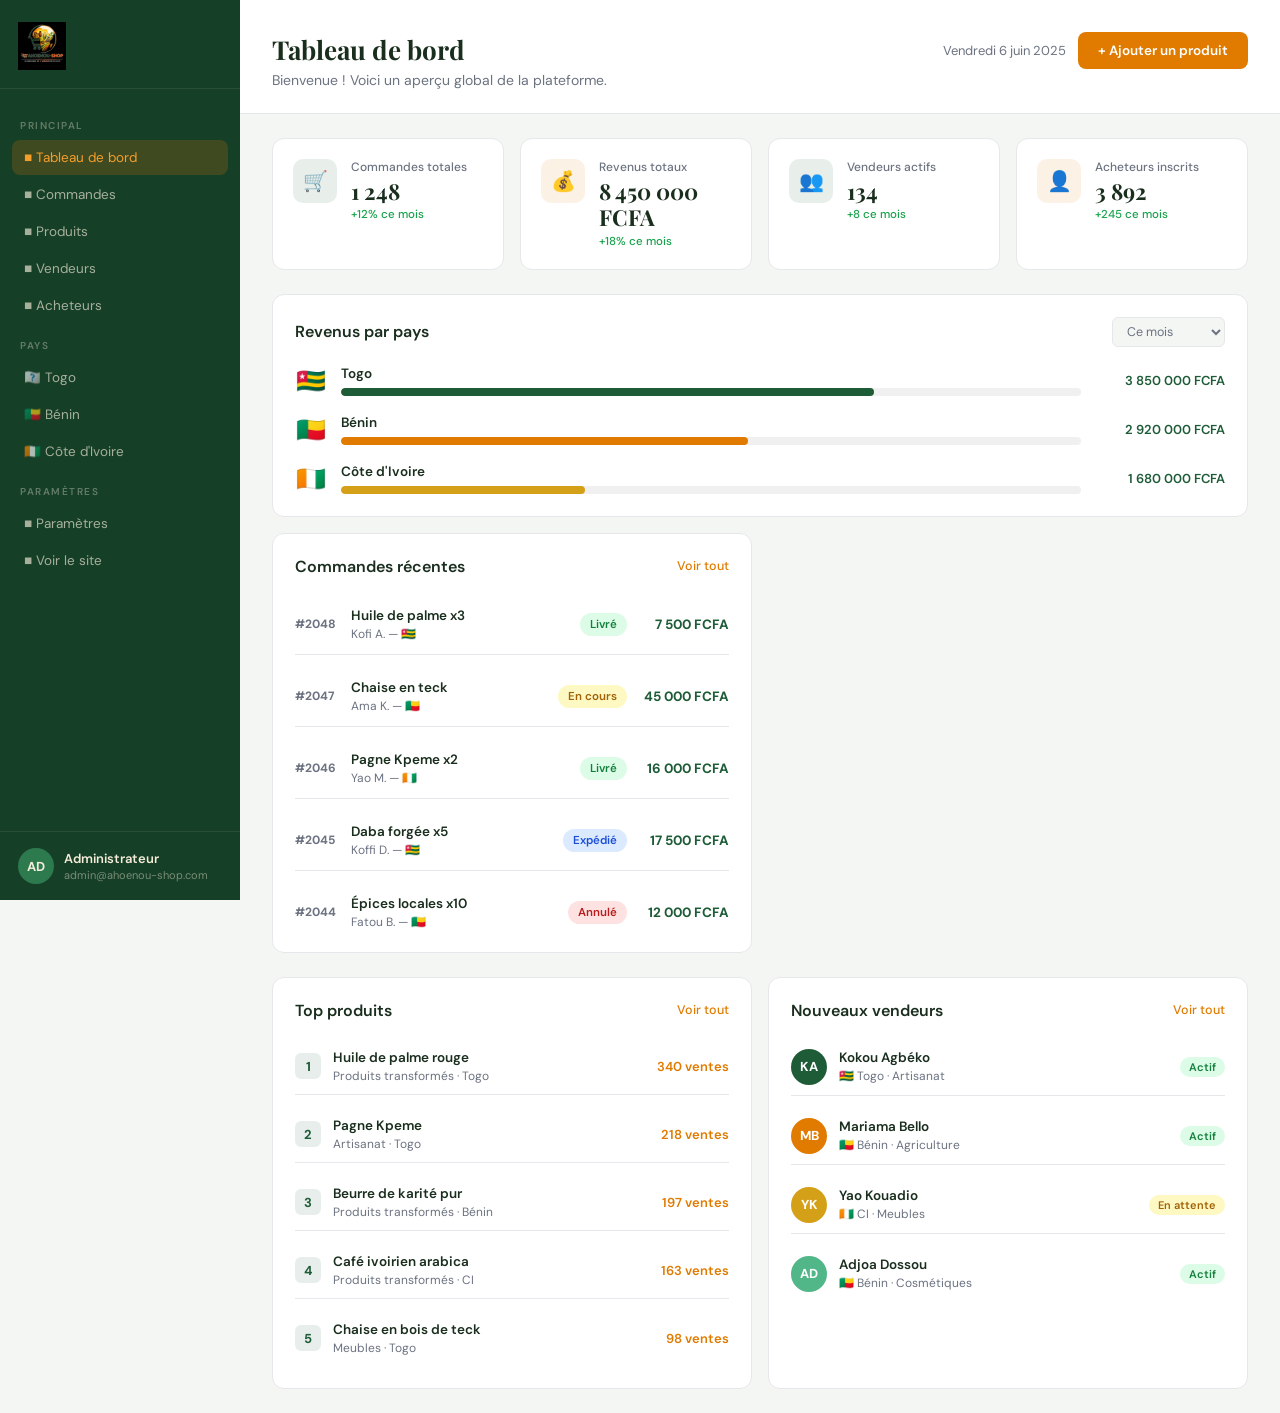
<file: ahoenou-shop/dashboard/admin.html>
<!DOCTYPE html>
<html lang="fr">
<head>
<meta charset="UTF-8"/>
<meta name="viewport" content="width=device-width, initial-scale=1.0"/>
<title>Admin — Ahoenou-Shop</title>
<link rel="preconnect" href="https://fonts.googleapis.com"/>
<link rel="preconnect" href="https://fonts.gstatic.com" crossorigin/>
<link href="https://fonts.googleapis.com/css2?family=Playfair+Display:wght@700;900&family=DM+Sans:wght@300;400;500;600&display=swap" rel="stylesheet"/>
<link rel="stylesheet" href="../css/dashboard.css"/>
</head>
<body class="dash-body">

<aside class="sidebar">
    <div class="sidebar-logo">
    <img src="../images/logo-transparent.png" alt="Ahoenou-Shop" style="height:48px;width:auto;"/>
  </div>
  </div>
  <nav class="sidebar-nav">
    <span class="sb-section">Principal</span>
    <a href="#" class="sb-link active">&#9632; Tableau de bord</a>
    <a href="#" class="sb-link">&#9632; Commandes</a>
    <a href="#" class="sb-link">&#9632; Produits</a>
    <a href="#" class="sb-link">&#9632; Vendeurs</a>
    <a href="#" class="sb-link">&#9632; Acheteurs</a>
    <span class="sb-section">Pays</span>
    <a href="#" class="sb-link">&#127479;&#127468; Togo</a>
    <a href="#" class="sb-link">&#127463;&#127471; Bénin</a>
    <a href="#" class="sb-link">&#127464;&#127470; Côte d'Ivoire</a>
    <span class="sb-section">Paramètres</span>
    <a href="#" class="sb-link">&#9632; Paramètres</a>
    <a href="../index.html" class="sb-link">&#9632; Voir le site</a>
  </nav>
  <div class="sidebar-user">
    <div class="user-avatar">AD</div>
    <div>
      <span class="user-name">Administrateur</span>
      <span class="user-email">admin@ahoenou-shop.com</span>
    </div>
  </div>
</aside>

<main class="dash-main">
  <header class="dash-header">
    <div>
      <h1 class="dash-title">Tableau de bord</h1>
      <p class="dash-sub">Bienvenue ! Voici un aperçu global de la plateforme.</p>
    </div>
    <div class="dash-header-actions">
      <span class="dash-date">Vendredi 6 juin 2025</span>
      <button class="btn-dash-primary">+ Ajouter un produit</button>
    </div>
  </header>

  <!-- KPI CARDS -->
  <div class="kpi-grid">
    <div class="kpi-card">
      <div class="kpi-icon green">&#128722;</div>
      <div class="kpi-body">
        <span class="kpi-label">Commandes totales</span>
        <span class="kpi-value">1 248</span>
        <span class="kpi-trend up">+12% ce mois</span>
      </div>
    </div>
    <div class="kpi-card">
      <div class="kpi-icon orange">&#128176;</div>
      <div class="kpi-body">
        <span class="kpi-label">Revenus totaux</span>
        <span class="kpi-value">8 450 000 FCFA</span>
        <span class="kpi-trend up">+18% ce mois</span>
      </div>
    </div>
    <div class="kpi-card">
      <div class="kpi-icon green">&#128101;</div>
      <div class="kpi-body">
        <span class="kpi-label">Vendeurs actifs</span>
        <span class="kpi-value">134</span>
        <span class="kpi-trend up">+8 ce mois</span>
      </div>
    </div>
    <div class="kpi-card">
      <div class="kpi-icon orange">&#128100;</div>
      <div class="kpi-body">
        <span class="kpi-label">Acheteurs inscrits</span>
        <span class="kpi-value">3 892</span>
        <span class="kpi-trend up">+245 ce mois</span>
      </div>
    </div>
  </div>

  <div class="dash-row">
    <!-- REVENUS PAR PAYS -->
    <div class="dash-card wide">
      <div class="dc-head">
        <h3>Revenus par pays</h3>
        <select class="dc-filter"><option>Ce mois</option><option>3 mois</option><option>Cette année</option></select>
      </div>
      <div class="country-revenues">
        <div class="cr-item">
          <div class="cr-flag">🇹🇬</div>
          <div class="cr-info">
            <span class="cr-name">Togo</span>
            <div class="cr-bar-wrap"><div class="cr-bar" style="width:72%; background:#1e5c38"></div></div>
          </div>
          <span class="cr-amount">3 850 000 FCFA</span>
        </div>
        <div class="cr-item">
          <div class="cr-flag">🇧🇯</div>
          <div class="cr-info">
            <span class="cr-name">Bénin</span>
            <div class="cr-bar-wrap"><div class="cr-bar" style="width:55%; background:#e07b00"></div></div>
          </div>
          <span class="cr-amount">2 920 000 FCFA</span>
        </div>
        <div class="cr-item">
          <div class="cr-flag">🇨🇮</div>
          <div class="cr-info">
            <span class="cr-name">Côte d'Ivoire</span>
            <div class="cr-bar-wrap"><div class="cr-bar" style="width:33%; background:#d4a017"></div></div>
          </div>
          <span class="cr-amount">1 680 000 FCFA</span>
        </div>
      </div>
    </div>

    <!-- COMMANDES RÉCENTES -->
    <div class="dash-card">
      <div class="dc-head"><h3>Commandes récentes</h3><a href="#" class="dc-link">Voir tout</a></div>
      <div class="orders-list">
        <div class="order-item">
          <div class="order-id">#2048</div>
          <div class="order-info"><span class="order-prod">Huile de palme x3</span><span class="order-buyer">Kofi A. — 🇹🇬</span></div>
          <span class="order-status delivered">Livré</span>
          <span class="order-amount">7 500 FCFA</span>
        </div>
        <div class="order-item">
          <div class="order-id">#2047</div>
          <div class="order-info"><span class="order-prod">Chaise en teck</span><span class="order-buyer">Ama K. — 🇧🇯</span></div>
          <span class="order-status pending">En cours</span>
          <span class="order-amount">45 000 FCFA</span>
        </div>
        <div class="order-item">
          <div class="order-id">#2046</div>
          <div class="order-info"><span class="order-prod">Pagne Kpeme x2</span><span class="order-buyer">Yao M. — 🇨🇮</span></div>
          <span class="order-status delivered">Livré</span>
          <span class="order-amount">16 000 FCFA</span>
        </div>
        <div class="order-item">
          <div class="order-id">#2045</div>
          <div class="order-info"><span class="order-prod">Daba forgée x5</span><span class="order-buyer">Koffi D. — 🇹🇬</span></div>
          <span class="order-status shipping">Expédié</span>
          <span class="order-amount">17 500 FCFA</span>
        </div>
        <div class="order-item">
          <div class="order-id">#2044</div>
          <div class="order-info"><span class="order-prod">Épices locales x10</span><span class="order-buyer">Fatou B. — 🇧🇯</span></div>
          <span class="order-status cancelled">Annulé</span>
          <span class="order-amount">12 000 FCFA</span>
        </div>
      </div>
    </div>
  </div>

  <div class="dash-row">
    <!-- TOP PRODUITS -->
    <div class="dash-card">
      <div class="dc-head"><h3>Top produits</h3><a href="#" class="dc-link">Voir tout</a></div>
      <div class="top-prods">
        <div class="tp-item"><span class="tp-rank">1</span><div class="tp-info"><span class="tp-name">Huile de palme rouge</span><span class="tp-cat">Produits transformés · Togo</span></div><span class="tp-sales">340 ventes</span></div>
        <div class="tp-item"><span class="tp-rank">2</span><div class="tp-info"><span class="tp-name">Pagne Kpeme</span><span class="tp-cat">Artisanat · Togo</span></div><span class="tp-sales">218 ventes</span></div>
        <div class="tp-item"><span class="tp-rank">3</span><div class="tp-info"><span class="tp-name">Beurre de karité pur</span><span class="tp-cat">Produits transformés · Bénin</span></div><span class="tp-sales">197 ventes</span></div>
        <div class="tp-item"><span class="tp-rank">4</span><div class="tp-info"><span class="tp-name">Café ivoirien arabica</span><span class="tp-cat">Produits transformés · CI</span></div><span class="tp-sales">163 ventes</span></div>
        <div class="tp-item"><span class="tp-rank">5</span><div class="tp-info"><span class="tp-name">Chaise en bois de teck</span><span class="tp-cat">Meubles · Togo</span></div><span class="tp-sales">98 ventes</span></div>
      </div>
    </div>

    <!-- VENDEURS RÉCENTS -->
    <div class="dash-card">
      <div class="dc-head"><h3>Nouveaux vendeurs</h3><a href="#" class="dc-link">Voir tout</a></div>
      <div class="vendors-list">
        <div class="vendor-item">
          <div class="vendor-avatar" style="background:#1e5c38">KA</div>
          <div class="vendor-info"><span class="vendor-name">Kokou Agbéko</span><span class="vendor-meta">🇹🇬 Togo · Artisanat</span></div>
          <span class="vendor-status active">Actif</span>
        </div>
        <div class="vendor-item">
          <div class="vendor-avatar" style="background:#e07b00">MB</div>
          <div class="vendor-info"><span class="vendor-name">Mariama Bello</span><span class="vendor-meta">🇧🇯 Bénin · Agriculture</span></div>
          <span class="vendor-status active">Actif</span>
        </div>
        <div class="vendor-item">
          <div class="vendor-avatar" style="background:#d4a017">YK</div>
          <div class="vendor-info"><span class="vendor-name">Yao Kouadio</span><span class="vendor-meta">🇨🇮 CI · Meubles</span></div>
          <span class="vendor-status pending">En attente</span>
        </div>
        <div class="vendor-item">
          <div class="vendor-avatar" style="background:#52b788">AD</div>
          <div class="vendor-info"><span class="vendor-name">Adjoa Dossou</span><span class="vendor-meta">🇧🇯 Bénin · Cosmétiques</span></div>
          <span class="vendor-status active">Actif</span>
        </div>
      </div>
    </div>
  </div>

</main>
</body>
</html>
</file>
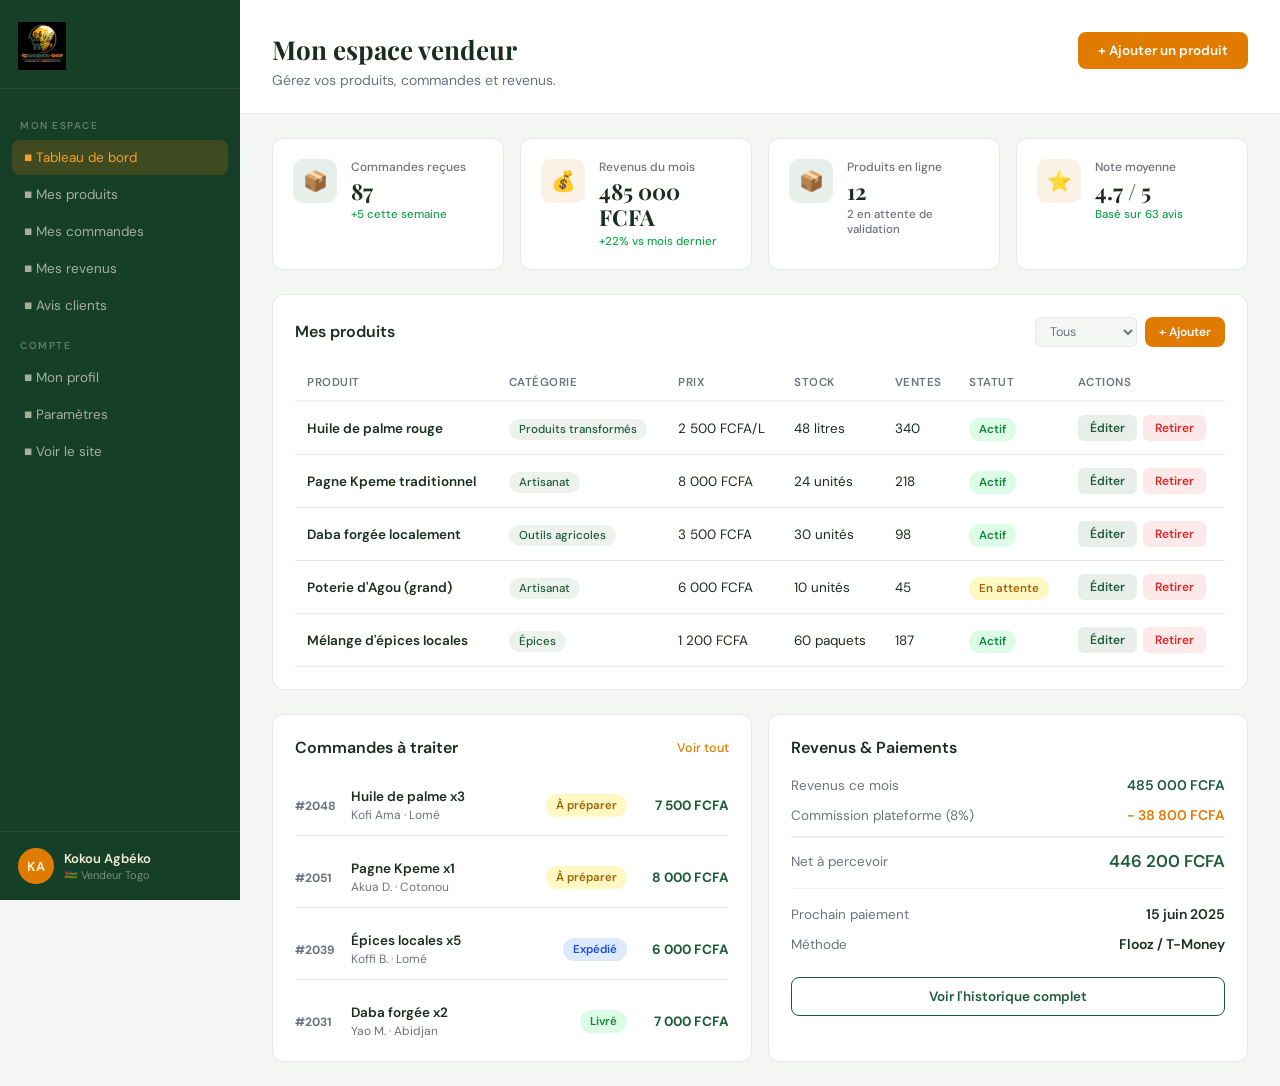
<file: ahoenou-shop/dashboard/vendeur.html>
<!DOCTYPE html>
<html lang="fr">
<head>
<meta charset="UTF-8"/>
<meta name="viewport" content="width=device-width, initial-scale=1.0"/>
<title>Espace Vendeur — Ahoenou-Shop</title>
<link rel="preconnect" href="https://fonts.googleapis.com"/>
<link rel="preconnect" href="https://fonts.gstatic.com" crossorigin/>
<link href="https://fonts.googleapis.com/css2?family=Playfair+Display:wght@700;900&family=DM+Sans:wght@300;400;500;600&display=swap" rel="stylesheet"/>
<link rel="stylesheet" href="../css/dashboard.css"/>
</head>
<body class="dash-body">

<aside class="sidebar">
    <div class="sidebar-logo">
    <img src="../images/logo-transparent.png" alt="Ahoenou-Shop" style="height:48px;width:auto;"/>
  </div>
  </div>
  <nav class="sidebar-nav">
    <span class="sb-section">Mon espace</span>
    <a href="#" class="sb-link active">&#9632; Tableau de bord</a>
    <a href="#" class="sb-link">&#9632; Mes produits</a>
    <a href="#" class="sb-link">&#9632; Mes commandes</a>
    <a href="#" class="sb-link">&#9632; Mes revenus</a>
    <a href="#" class="sb-link">&#9632; Avis clients</a>
    <span class="sb-section">Compte</span>
    <a href="#" class="sb-link">&#9632; Mon profil</a>
    <a href="#" class="sb-link">&#9632; Paramètres</a>
    <a href="../index.html" class="sb-link">&#9632; Voir le site</a>
  </nav>
  <div class="sidebar-user">
    <div class="user-avatar" style="background:#e07b00">KA</div>
    <div>
      <span class="user-name">Kokou Agbéko</span>
      <span class="user-email">🇹🇬 Vendeur Togo</span>
    </div>
  </div>
</aside>

<main class="dash-main">
  <header class="dash-header">
    <div>
      <h1 class="dash-title">Mon espace vendeur</h1>
      <p class="dash-sub">Gérez vos produits, commandes et revenus.</p>
    </div>
    <div class="dash-header-actions">
      <button class="btn-dash-primary">+ Ajouter un produit</button>
    </div>
  </header>

  <!-- KPIs -->
  <div class="kpi-grid">
    <div class="kpi-card">
      <div class="kpi-icon green">&#128230;</div>
      <div class="kpi-body">
        <span class="kpi-label">Commandes reçues</span>
        <span class="kpi-value">87</span>
        <span class="kpi-trend up">+5 cette semaine</span>
      </div>
    </div>
    <div class="kpi-card">
      <div class="kpi-icon orange">&#128176;</div>
      <div class="kpi-body">
        <span class="kpi-label">Revenus du mois</span>
        <span class="kpi-value">485 000 FCFA</span>
        <span class="kpi-trend up">+22% vs mois dernier</span>
      </div>
    </div>
    <div class="kpi-card">
      <div class="kpi-icon green">&#128230;</div>
      <div class="kpi-body">
        <span class="kpi-label">Produits en ligne</span>
        <span class="kpi-value">12</span>
        <span class="kpi-trend neutral">2 en attente de validation</span>
      </div>
    </div>
    <div class="kpi-card">
      <div class="kpi-icon orange">&#11088;</div>
      <div class="kpi-body">
        <span class="kpi-label">Note moyenne</span>
        <span class="kpi-value">4.7 / 5</span>
        <span class="kpi-trend up">Basé sur 63 avis</span>
      </div>
    </div>
  </div>

  <div class="dash-row">
    <!-- MES PRODUITS -->
    <div class="dash-card wide">
      <div class="dc-head">
        <h3>Mes produits</h3>
        <div style="display:flex;gap:8px">
          <select class="dc-filter"><option>Tous</option><option>Actifs</option><option>En attente</option></select>
          <button class="btn-dash-primary" style="font-size:12px;padding:6px 14px">+ Ajouter</button>
        </div>
      </div>
      <table class="dash-table">
        <thead>
          <tr><th>Produit</th><th>Catégorie</th><th>Prix</th><th>Stock</th><th>Ventes</th><th>Statut</th><th>Actions</th></tr>
        </thead>
        <tbody>
          <tr>
            <td><span class="prod-name-cell">Huile de palme rouge</span></td>
            <td><span class="cat-pill">Produits transformés</span></td>
            <td>2 500 FCFA/L</td>
            <td>48 litres</td>
            <td>340</td>
            <td><span class="order-status delivered">Actif</span></td>
            <td class="td-actions"><button class="act-btn edit">Éditer</button><button class="act-btn del">Retirer</button></td>
          </tr>
          <tr>
            <td><span class="prod-name-cell">Pagne Kpeme traditionnel</span></td>
            <td><span class="cat-pill">Artisanat</span></td>
            <td>8 000 FCFA</td>
            <td>24 unités</td>
            <td>218</td>
            <td><span class="order-status delivered">Actif</span></td>
            <td class="td-actions"><button class="act-btn edit">Éditer</button><button class="act-btn del">Retirer</button></td>
          </tr>
          <tr>
            <td><span class="prod-name-cell">Daba forgée localement</span></td>
            <td><span class="cat-pill">Outils agricoles</span></td>
            <td>3 500 FCFA</td>
            <td>30 unités</td>
            <td>98</td>
            <td><span class="order-status delivered">Actif</span></td>
            <td class="td-actions"><button class="act-btn edit">Éditer</button><button class="act-btn del">Retirer</button></td>
          </tr>
          <tr>
            <td><span class="prod-name-cell">Poterie d'Agou (grand)</span></td>
            <td><span class="cat-pill">Artisanat</span></td>
            <td>6 000 FCFA</td>
            <td>10 unités</td>
            <td>45</td>
            <td><span class="order-status pending">En attente</span></td>
            <td class="td-actions"><button class="act-btn edit">Éditer</button><button class="act-btn del">Retirer</button></td>
          </tr>
          <tr>
            <td><span class="prod-name-cell">Mélange d'épices locales</span></td>
            <td><span class="cat-pill">Épices</span></td>
            <td>1 200 FCFA</td>
            <td>60 paquets</td>
            <td>187</td>
            <td><span class="order-status delivered">Actif</span></td>
            <td class="td-actions"><button class="act-btn edit">Éditer</button><button class="act-btn del">Retirer</button></td>
          </tr>
        </tbody>
      </table>
    </div>
  </div>

  <div class="dash-row">
    <!-- COMMANDES À TRAITER -->
    <div class="dash-card">
      <div class="dc-head"><h3>Commandes à traiter</h3><a href="#" class="dc-link">Voir tout</a></div>
      <div class="orders-list">
        <div class="order-item">
          <div class="order-id">#2048</div>
          <div class="order-info"><span class="order-prod">Huile de palme x3</span><span class="order-buyer">Kofi Ama · Lomé</span></div>
          <span class="order-status pending">À préparer</span>
          <span class="order-amount">7 500 FCFA</span>
        </div>
        <div class="order-item">
          <div class="order-id">#2051</div>
          <div class="order-info"><span class="order-prod">Pagne Kpeme x1</span><span class="order-buyer">Akua D. · Cotonou</span></div>
          <span class="order-status pending">À préparer</span>
          <span class="order-amount">8 000 FCFA</span>
        </div>
        <div class="order-item">
          <div class="order-id">#2039</div>
          <div class="order-info"><span class="order-prod">Épices locales x5</span><span class="order-buyer">Koffi B. · Lomé</span></div>
          <span class="order-status shipping">Expédié</span>
          <span class="order-amount">6 000 FCFA</span>
        </div>
        <div class="order-item">
          <div class="order-id">#2031</div>
          <div class="order-info"><span class="order-prod">Daba forgée x2</span><span class="order-buyer">Yao M. · Abidjan</span></div>
          <span class="order-status delivered">Livré</span>
          <span class="order-amount">7 000 FCFA</span>
        </div>
      </div>
    </div>

    <!-- REVENUS & PAIEMENTS -->
    <div class="dash-card">
      <div class="dc-head"><h3>Revenus & Paiements</h3></div>
      <div class="revenue-summary">
        <div class="rev-row">
          <span class="rev-label">Revenus ce mois</span>
          <span class="rev-val green-text">485 000 FCFA</span>
        </div>
        <div class="rev-row">
          <span class="rev-label">Commission plateforme (8%)</span>
          <span class="rev-val orange-text">- 38 800 FCFA</span>
        </div>
        <div class="rev-row total">
          <span class="rev-label">Net à percevoir</span>
          <span class="rev-val green-text bold">446 200 FCFA</span>
        </div>
        <div class="rev-divider"></div>
        <div class="rev-row">
          <span class="rev-label">Prochain paiement</span>
          <span class="rev-val">15 juin 2025</span>
        </div>
        <div class="rev-row">
          <span class="rev-label">Méthode</span>
          <span class="rev-val">Flooz / T-Money</span>
        </div>
      </div>
      <button class="btn-dash-outline full-w">Voir l'historique complet</button>
    </div>
  </div>

</main>
</body>
</html>
</file>
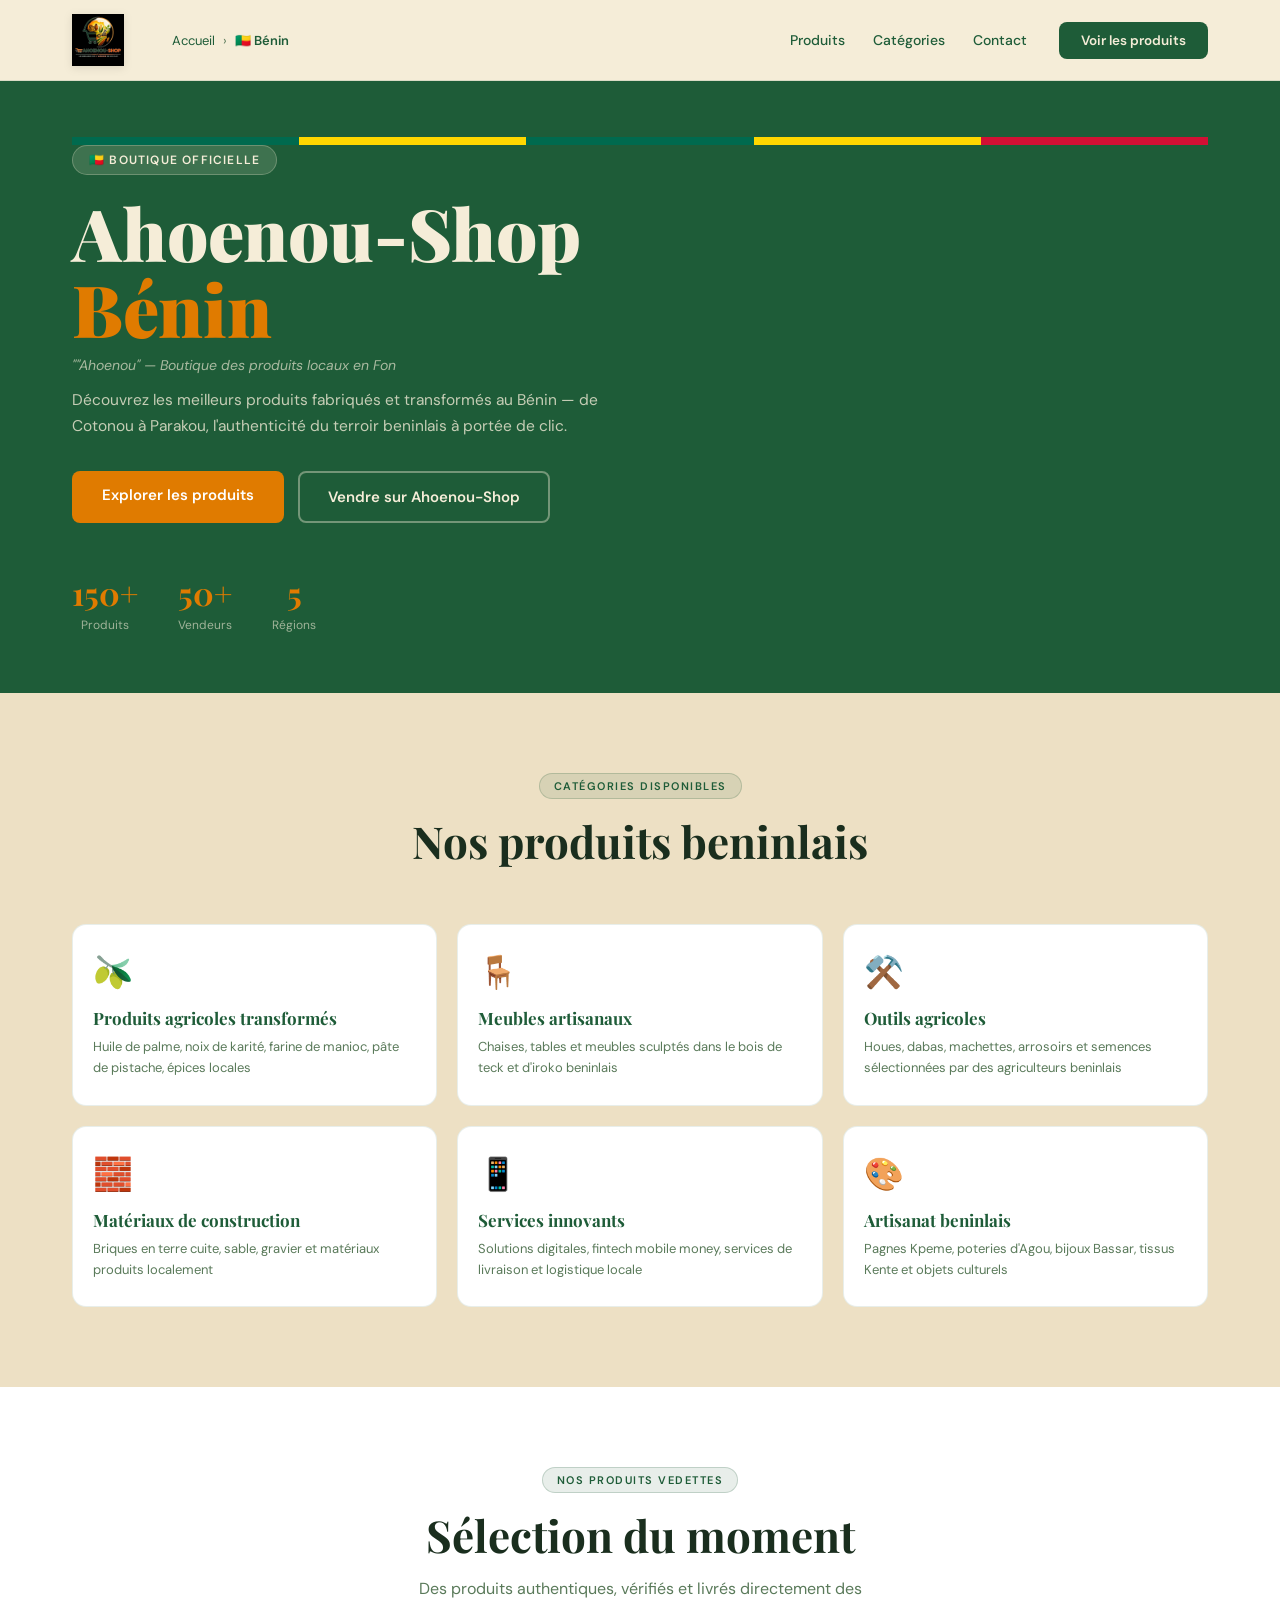
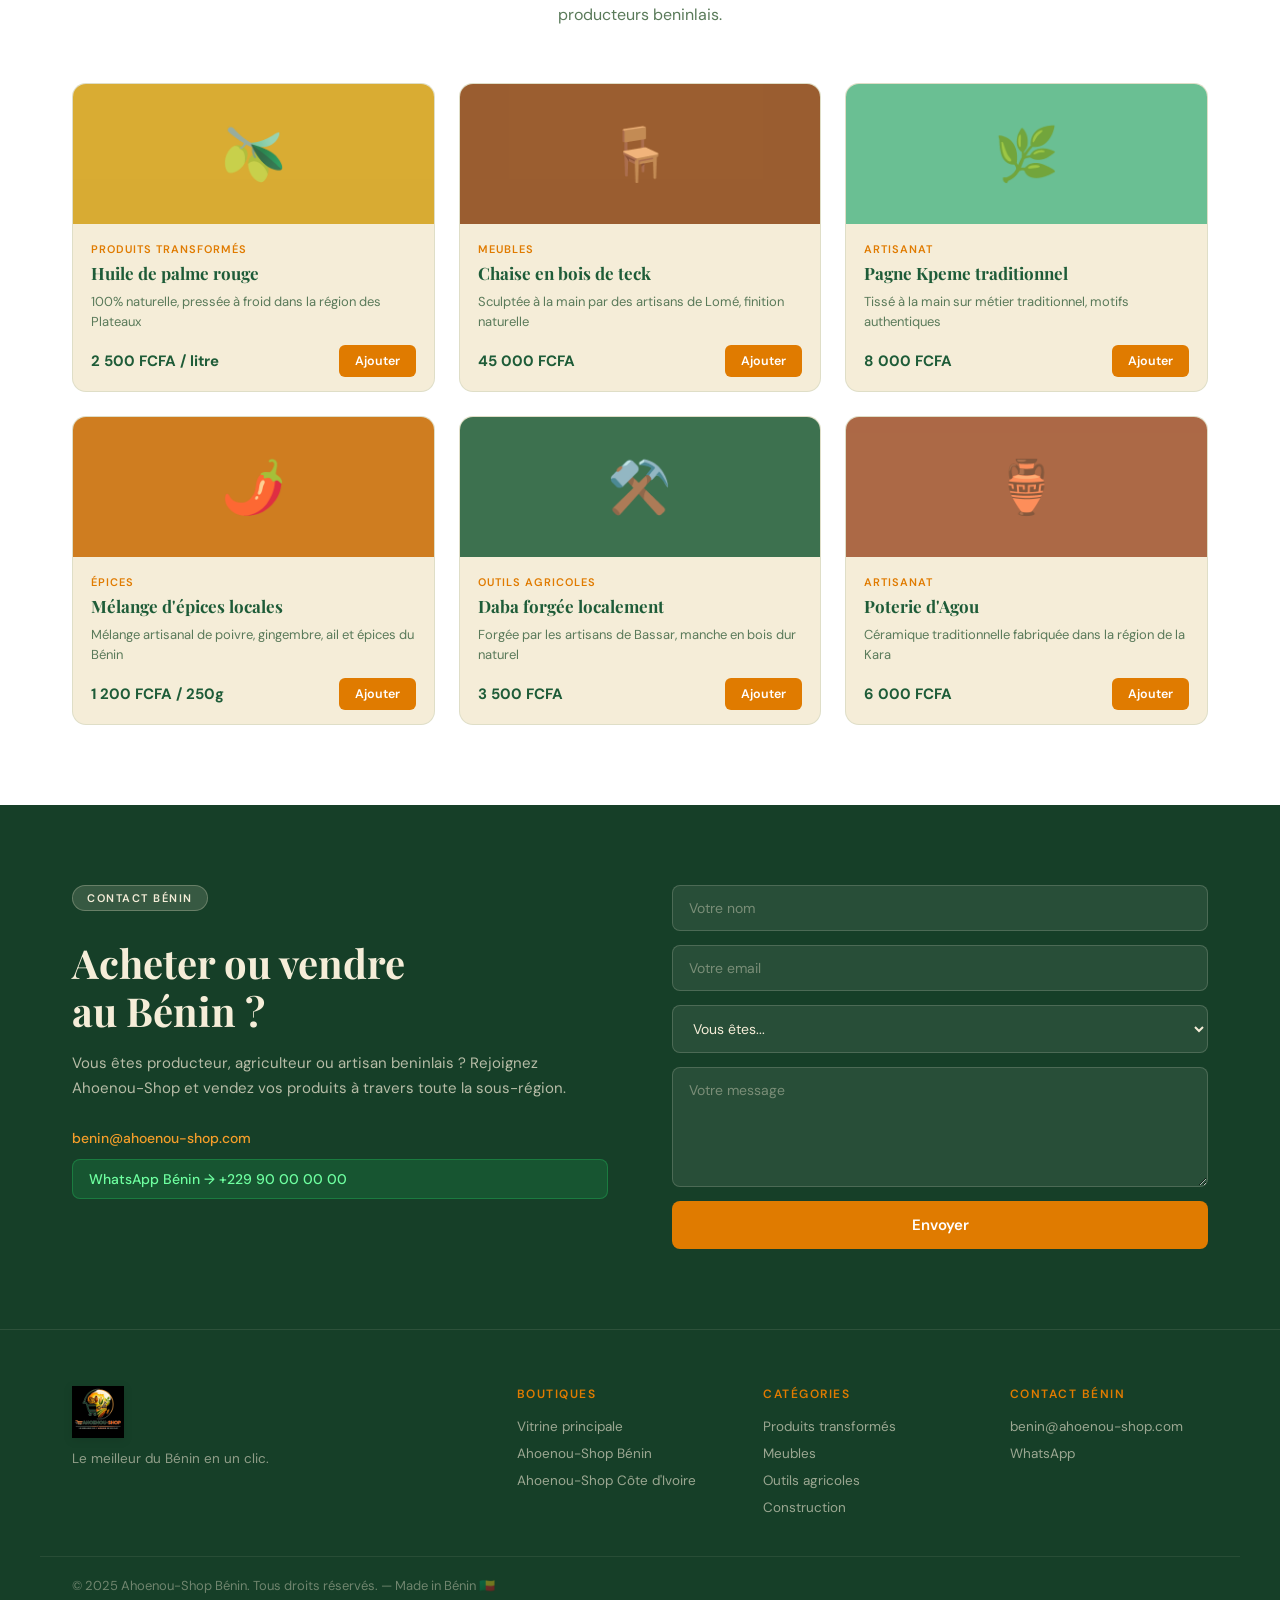
<file: ahoenou-shop/pages/benin.html>
<!DOCTYPE html>
<html lang="fr">
<head>
<meta charset="UTF-8"/>
<meta name="viewport" content="width=device-width, initial-scale=1.0"/>
<title>Ahoenou-Shop Bénin — Produits locaux beninlais</title>
<link rel="preconnect" href="https://fonts.googleapis.com"/>
<link rel="preconnect" href="https://fonts.gstatic.com" crossorigin/>
<link href="https://fonts.googleapis.com/css2?family=Playfair+Display:wght@700;900&family=DM+Sans:wght@300;400;500;600&display=swap" rel="stylesheet"/>
<link rel="stylesheet" href="../css/main.css"/>
<link rel="stylesheet" href="../css/country.css"/>
</head>
<body>
<nav class="navbar">
  <div class="nav-inner">
    <a href="../index.html" class="nav-logo"><img src="../images/logo-transparent.png" alt="Ahoenou-Shop" class="nav-logo-img"/></a>
    <div class="country-breadcrumb">
      <a href="../index.html">Accueil</a> <span>›</span>
      <span class="bc-active">🇧🇯 Bénin</span>
    </div>
    <div class="nav-links">
      <a href="#produits">Produits</a>
      <a href="#categories">Catégories</a>
      <a href="#contact">Contact</a>
    </div>
    <a href="#produits" class="nav-cta">Voir les produits</a>
  </div>
</nav>

<section class="country-hero benin-hero">
  <div class="ch-inner">
    <div class="ch-flag-bar">
      <span style="background:#006a4e"></span>
      <span style="background:#ffd700"></span>
      <span style="background:#006a4e"></span>
      <span style="background:#ffd700"></span>
      <span style="background:#d21034"></span>
    </div>
    <div class="ch-content">
      <div class="ch-badge">🇧🇯 Boutique Officielle</div>
      <h1>Ahoenou-Shop<br/><span>Bénin</span></h1>
      <p class="ch-slogan">""Ahoenou" — Boutique des produits locaux en Fon</p>
      <p class="ch-desc">Découvrez les meilleurs produits fabriqués et transformés au Bénin — de Cotonou à Parakou, l'authenticité du terroir beninlais à portée de clic.</p>
      <div class="ch-actions">
        <a href="#produits" class="btn-primary">Explorer les produits</a>
        <a href="#contact" class="btn-ghost">Vendre sur Ahoenou-Shop</a>
      </div>
    </div>
    <div class="ch-stats">
      <div class="ch-stat"><span class="ch-n">150+</span><span class="ch-l">Produits</span></div>
      <div class="ch-stat"><span class="ch-n">50+</span><span class="ch-l">Vendeurs</span></div>
      <div class="ch-stat"><span class="ch-n">5</span><span class="ch-l">Régions</span></div>
    </div>
  </div>
</section>

<section class="country-cats" id="categories">
  <div class="section-inner">
    <div class="section-head">
      <span class="section-tag">Catégories disponibles</span>
      <h2>Nos produits beninlais</h2>
    </div>
    <div class="ccat-grid">
      <div class="ccat-card"><div class="ccat-emoji">🫒</div><h4>Produits agricoles transformés</h4><p>Huile de palme, noix de karité, farine de manioc, pâte de pistache, épices locales</p></div>
      <div class="ccat-card"><div class="ccat-emoji">🪑</div><h4>Meubles artisanaux</h4><p>Chaises, tables et meubles sculptés dans le bois de teck et d'iroko beninlais</p></div>
      <div class="ccat-card"><div class="ccat-emoji">⚒️</div><h4>Outils agricoles</h4><p>Houes, dabas, machettes, arrosoirs et semences sélectionnées par des agriculteurs beninlais</p></div>
      <div class="ccat-card"><div class="ccat-emoji">🧱</div><h4>Matériaux de construction</h4><p>Briques en terre cuite, sable, gravier et matériaux produits localement</p></div>
      <div class="ccat-card"><div class="ccat-emoji">📱</div><h4>Services innovants</h4><p>Solutions digitales, fintech mobile money, services de livraison et logistique locale</p></div>
      <div class="ccat-card"><div class="ccat-emoji">🎨</div><h4>Artisanat beninlais</h4><p>Pagnes Kpeme, poteries d'Agou, bijoux Bassar, tissus Kente et objets culturels</p></div>
    </div>
  </div>
</section>

<section class="country-products" id="produits">
  <div class="section-inner">
    <div class="section-head">
      <span class="section-tag">Nos produits vedettes</span>
      <h2>Sélection du moment</h2>
      <p>Des produits authentiques, vérifiés et livrés directement des producteurs beninlais.</p>
    </div>
    <div class="products-grid">
      <div class="prod-card"><div class="prod-img" style="background:#d4a017">🫒</div><div class="prod-body"><span class="prod-cat">Produits transformés</span><h4>Huile de palme rouge</h4><p>100% naturelle, pressée à froid dans la région des Plateaux</p><div class="prod-footer"><span class="prod-price">2 500 FCFA / litre</span><button class="prod-btn">Ajouter</button></div></div></div>
      <div class="prod-card"><div class="prod-img" style="background:#8B4513">🪑</div><div class="prod-body"><span class="prod-cat">Meubles</span><h4>Chaise en bois de teck</h4><p>Sculptée à la main par des artisans de Lomé, finition naturelle</p><div class="prod-footer"><span class="prod-price">45 000 FCFA</span><button class="prod-btn">Ajouter</button></div></div></div>
      <div class="prod-card"><div class="prod-img" style="background:#52b788">🌿</div><div class="prod-body"><span class="prod-cat">Artisanat</span><h4>Pagne Kpeme traditionnel</h4><p>Tissé à la main sur métier traditionnel, motifs authentiques</p><div class="prod-footer"><span class="prod-price">8 000 FCFA</span><button class="prod-btn">Ajouter</button></div></div></div>
      <div class="prod-card"><div class="prod-img" style="background:#c96a00">🌶️</div><div class="prod-body"><span class="prod-cat">Épices</span><h4>Mélange d'épices locales</h4><p>Mélange artisanal de poivre, gingembre, ail et épices du Bénin</p><div class="prod-footer"><span class="prod-price">1 200 FCFA / 250g</span><button class="prod-btn">Ajouter</button></div></div></div>
      <div class="prod-card"><div class="prod-img" style="background:#1e5c38">⚒️</div><div class="prod-body"><span class="prod-cat">Outils agricoles</span><h4>Daba forgée localement</h4><p>Forgée par les artisans de Bassar, manche en bois dur naturel</p><div class="prod-footer"><span class="prod-price">3 500 FCFA</span><button class="prod-btn">Ajouter</button></div></div></div>
      <div class="prod-card"><div class="prod-img" style="background:#a0522d">🏺</div><div class="prod-body"><span class="prod-cat">Artisanat</span><h4>Poterie d'Agou</h4><p>Céramique traditionnelle fabriquée dans la région de la Kara</p><div class="prod-footer"><span class="prod-price">6 000 FCFA</span><button class="prod-btn">Ajouter</button></div></div></div>
    </div>
  </div>
</section>

<section class="country-contact" id="contact">
  <div class="section-inner contact-inner">
    <div class="contact-left">
      <span class="section-tag-light">Contact Bénin</span>
      <h2>Acheter ou vendre<br/>au Bénin ?</h2>
      <p>Vous êtes producteur, agriculteur ou artisan beninlais ? Rejoignez Ahoenou-Shop et vendez vos produits à travers toute la sous-région.</p>
      <div class="contact-info">
        <a href="mailto:benin@ahoenou-shop.com" class="contact-link">benin@ahoenou-shop.com</a>
        <a href="https://wa.me/22990000000" class="contact-link whatsapp">WhatsApp Bénin → +229 90 00 00 00</a>
      </div>
    </div>
    <form class="contact-form">
      <input type="text" placeholder="Votre nom" required/>
      <input type="email" placeholder="Votre email" required/>
      <select><option value="">Vous êtes...</option><option>Acheteur</option><option>Producteur / Artisan beninlais</option><option>Autre</option></select>
      <textarea placeholder="Votre message" rows="4" required></textarea>
      <button type="submit" class="btn-primary">Envoyer</button>
    </form>
  </div>
</section>

<footer class="footer">
  <div class="footer-inner">
    <div class="footer-brand">
      <a href="../index.html" class="nav-logo"><img src="../images/logo-transparent.png" alt="Ahoenou-Shop" class="nav-logo-img"/></a>
      <p>Le meilleur du Bénin en un clic.</p>
    </div>
    <div class="footer-links"><h5>Boutiques</h5><a href="../index.html">Vitrine principale</a><a href="benin.html">Ahoenou-Shop Bénin</a><a href="ci.html">Ahoenou-Shop Côte d'Ivoire</a></div>
    <div class="footer-links"><h5>Catégories</h5><a href="#">Produits transformés</a><a href="#">Meubles</a><a href="#">Outils agricoles</a><a href="#">Construction</a></div>
    <div class="footer-links"><h5>Contact Bénin</h5><a href="mailto:benin@ahoenou-shop.com">benin@ahoenou-shop.com</a><a href="https://wa.me/22990000000">WhatsApp</a></div>
  </div>
  <div class="footer-bottom"><p>© 2025 Ahoenou-Shop Bénin. Tous droits réservés. — Made in Bénin 🇧🇯</p></div>
</footer>
<script src="../js/main.js"></script>
</body>
</html>
</file>
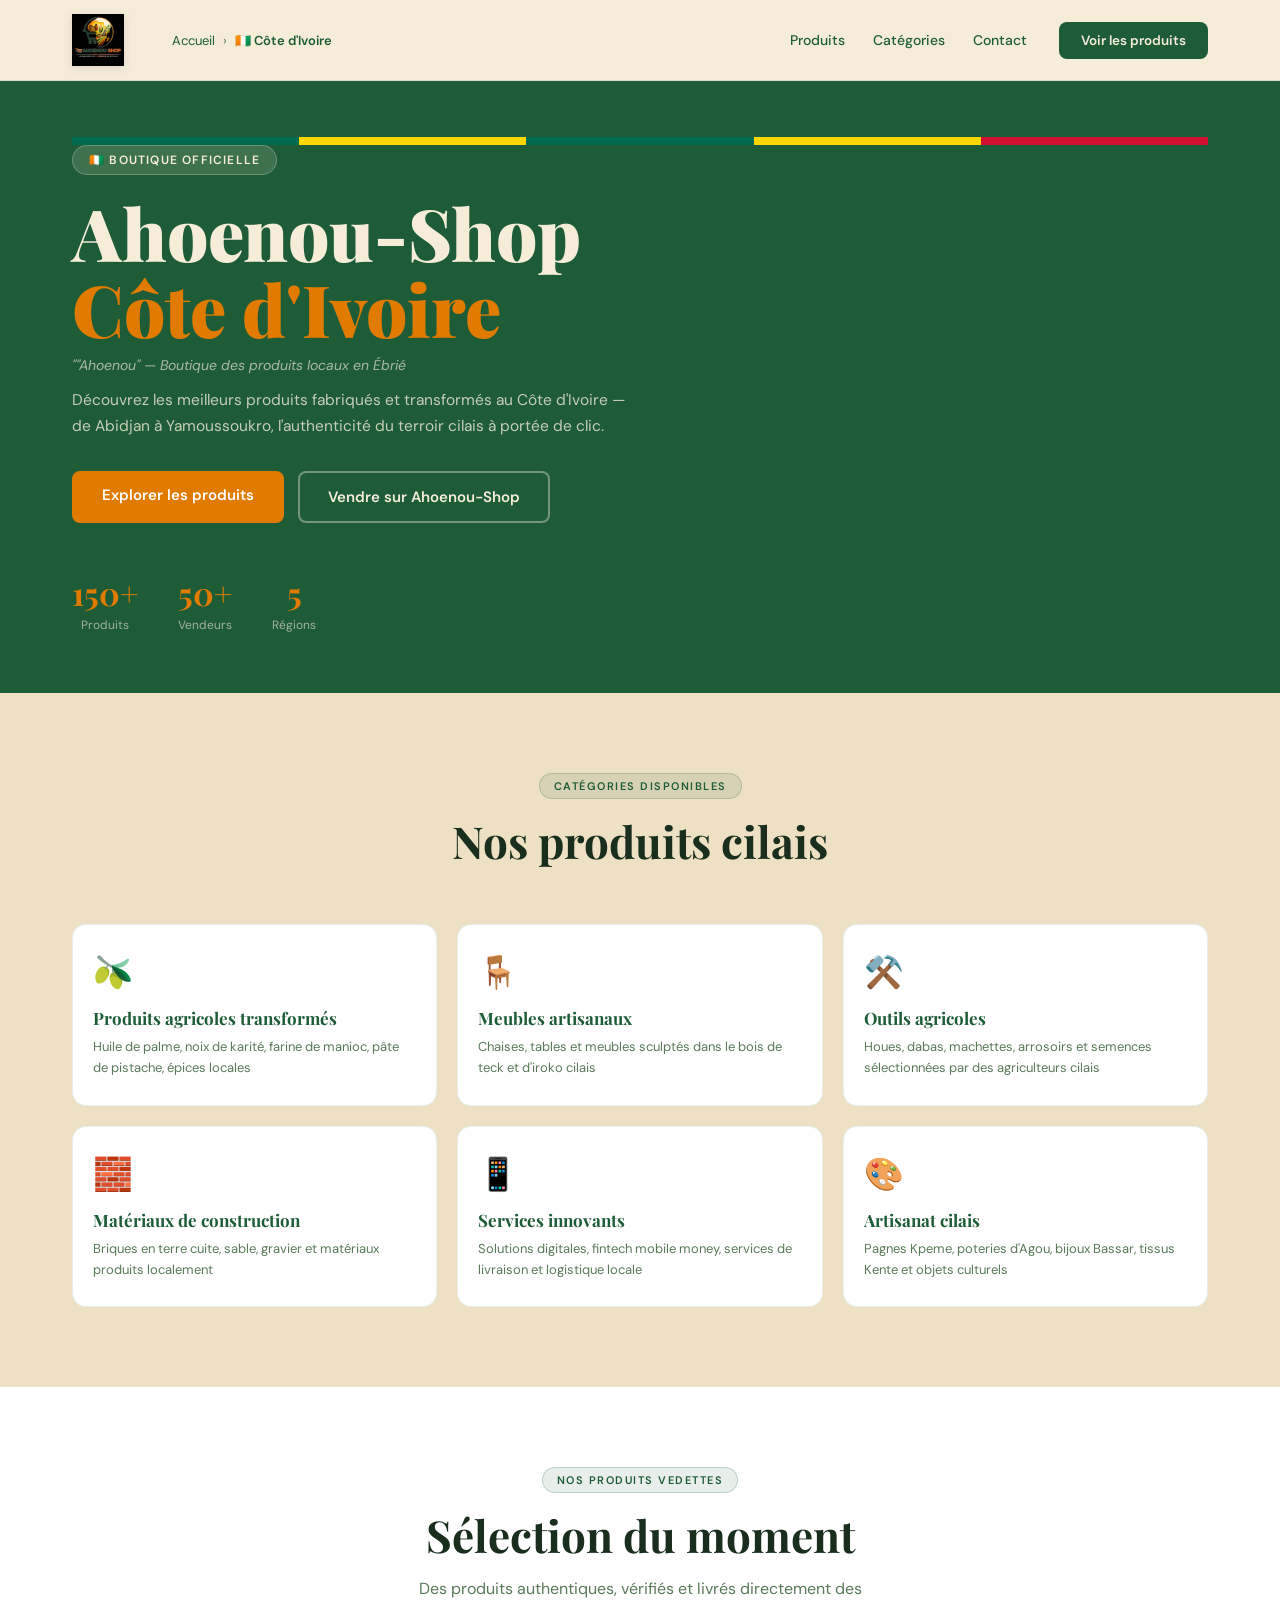
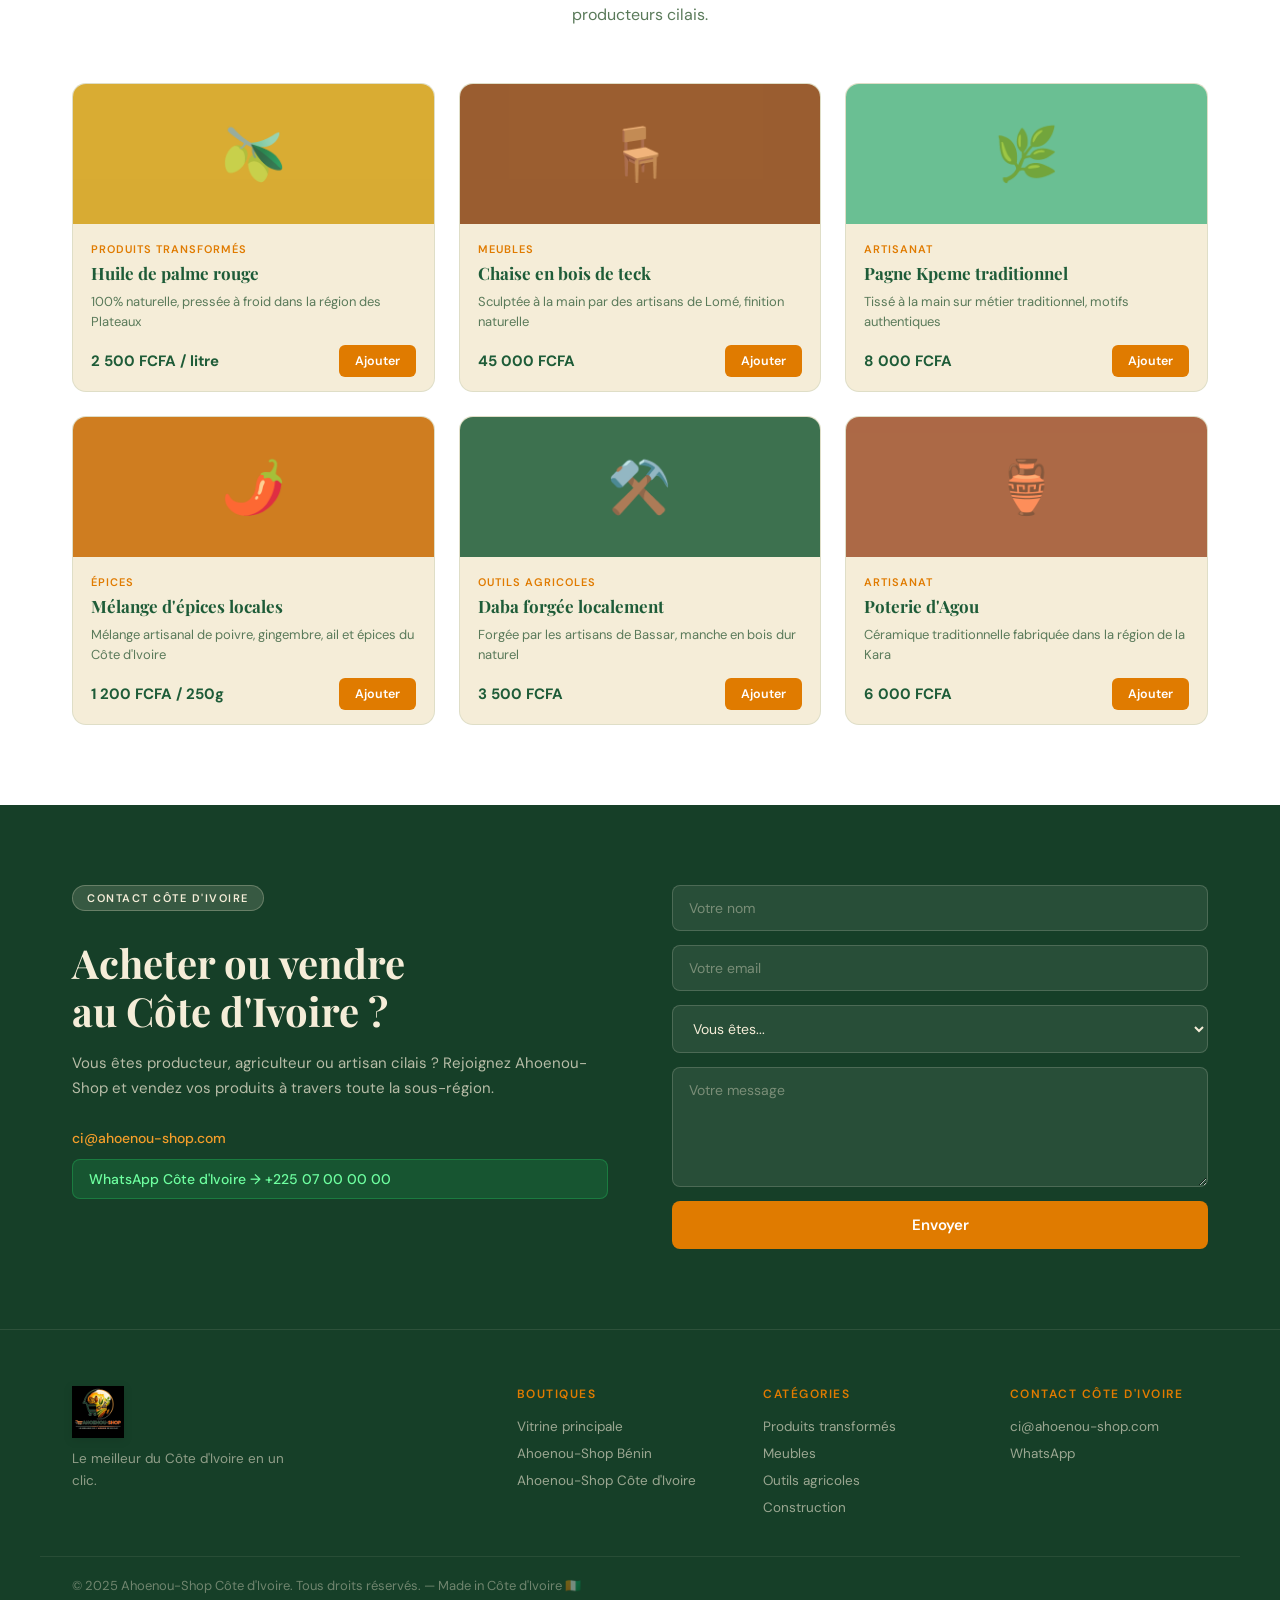
<file: ahoenou-shop/pages/ci.html>
<!DOCTYPE html>
<html lang="fr">
<head>
<meta charset="UTF-8"/>
<meta name="viewport" content="width=device-width, initial-scale=1.0"/>
<title>Ahoenou-Shop Côte d'Ivoire — Produits locaux cilais</title>
<link rel="preconnect" href="https://fonts.googleapis.com"/>
<link rel="preconnect" href="https://fonts.gstatic.com" crossorigin/>
<link href="https://fonts.googleapis.com/css2?family=Playfair+Display:wght@700;900&family=DM+Sans:wght@300;400;500;600&display=swap" rel="stylesheet"/>
<link rel="stylesheet" href="../css/main.css"/>
<link rel="stylesheet" href="../css/country.css"/>
</head>
<body>
<nav class="navbar">
  <div class="nav-inner">
    <a href="../index.html" class="nav-logo"><img src="../images/logo-transparent.png" alt="Ahoenou-Shop" class="nav-logo-img"/></a>
    <div class="country-breadcrumb">
      <a href="../index.html">Accueil</a> <span>›</span>
      <span class="bc-active">🇨🇮 Côte d'Ivoire</span>
    </div>
    <div class="nav-links">
      <a href="#produits">Produits</a>
      <a href="#categories">Catégories</a>
      <a href="#contact">Contact</a>
    </div>
    <a href="#produits" class="nav-cta">Voir les produits</a>
  </div>
</nav>

<section class="country-hero ci-hero">
  <div class="ch-inner">
    <div class="ch-flag-bar">
      <span style="background:#006a4e"></span>
      <span style="background:#ffd700"></span>
      <span style="background:#006a4e"></span>
      <span style="background:#ffd700"></span>
      <span style="background:#d21034"></span>
    </div>
    <div class="ch-content">
      <div class="ch-badge">🇨🇮 Boutique Officielle</div>
      <h1>Ahoenou-Shop<br/><span>Côte d'Ivoire</span></h1>
      <p class="ch-slogan">""Ahoenou" — Boutique des produits locaux en Ébrié</p>
      <p class="ch-desc">Découvrez les meilleurs produits fabriqués et transformés au Côte d'Ivoire — de Abidjan à Yamoussoukro, l'authenticité du terroir cilais à portée de clic.</p>
      <div class="ch-actions">
        <a href="#produits" class="btn-primary">Explorer les produits</a>
        <a href="#contact" class="btn-ghost">Vendre sur Ahoenou-Shop</a>
      </div>
    </div>
    <div class="ch-stats">
      <div class="ch-stat"><span class="ch-n">150+</span><span class="ch-l">Produits</span></div>
      <div class="ch-stat"><span class="ch-n">50+</span><span class="ch-l">Vendeurs</span></div>
      <div class="ch-stat"><span class="ch-n">5</span><span class="ch-l">Régions</span></div>
    </div>
  </div>
</section>

<section class="country-cats" id="categories">
  <div class="section-inner">
    <div class="section-head">
      <span class="section-tag">Catégories disponibles</span>
      <h2>Nos produits cilais</h2>
    </div>
    <div class="ccat-grid">
      <div class="ccat-card"><div class="ccat-emoji">🫒</div><h4>Produits agricoles transformés</h4><p>Huile de palme, noix de karité, farine de manioc, pâte de pistache, épices locales</p></div>
      <div class="ccat-card"><div class="ccat-emoji">🪑</div><h4>Meubles artisanaux</h4><p>Chaises, tables et meubles sculptés dans le bois de teck et d'iroko cilais</p></div>
      <div class="ccat-card"><div class="ccat-emoji">⚒️</div><h4>Outils agricoles</h4><p>Houes, dabas, machettes, arrosoirs et semences sélectionnées par des agriculteurs cilais</p></div>
      <div class="ccat-card"><div class="ccat-emoji">🧱</div><h4>Matériaux de construction</h4><p>Briques en terre cuite, sable, gravier et matériaux produits localement</p></div>
      <div class="ccat-card"><div class="ccat-emoji">📱</div><h4>Services innovants</h4><p>Solutions digitales, fintech mobile money, services de livraison et logistique locale</p></div>
      <div class="ccat-card"><div class="ccat-emoji">🎨</div><h4>Artisanat cilais</h4><p>Pagnes Kpeme, poteries d'Agou, bijoux Bassar, tissus Kente et objets culturels</p></div>
    </div>
  </div>
</section>

<section class="country-products" id="produits">
  <div class="section-inner">
    <div class="section-head">
      <span class="section-tag">Nos produits vedettes</span>
      <h2>Sélection du moment</h2>
      <p>Des produits authentiques, vérifiés et livrés directement des producteurs cilais.</p>
    </div>
    <div class="products-grid">
      <div class="prod-card"><div class="prod-img" style="background:#d4a017">🫒</div><div class="prod-body"><span class="prod-cat">Produits transformés</span><h4>Huile de palme rouge</h4><p>100% naturelle, pressée à froid dans la région des Plateaux</p><div class="prod-footer"><span class="prod-price">2 500 FCFA / litre</span><button class="prod-btn">Ajouter</button></div></div></div>
      <div class="prod-card"><div class="prod-img" style="background:#8B4513">🪑</div><div class="prod-body"><span class="prod-cat">Meubles</span><h4>Chaise en bois de teck</h4><p>Sculptée à la main par des artisans de Lomé, finition naturelle</p><div class="prod-footer"><span class="prod-price">45 000 FCFA</span><button class="prod-btn">Ajouter</button></div></div></div>
      <div class="prod-card"><div class="prod-img" style="background:#52b788">🌿</div><div class="prod-body"><span class="prod-cat">Artisanat</span><h4>Pagne Kpeme traditionnel</h4><p>Tissé à la main sur métier traditionnel, motifs authentiques</p><div class="prod-footer"><span class="prod-price">8 000 FCFA</span><button class="prod-btn">Ajouter</button></div></div></div>
      <div class="prod-card"><div class="prod-img" style="background:#c96a00">🌶️</div><div class="prod-body"><span class="prod-cat">Épices</span><h4>Mélange d'épices locales</h4><p>Mélange artisanal de poivre, gingembre, ail et épices du Côte d'Ivoire</p><div class="prod-footer"><span class="prod-price">1 200 FCFA / 250g</span><button class="prod-btn">Ajouter</button></div></div></div>
      <div class="prod-card"><div class="prod-img" style="background:#1e5c38">⚒️</div><div class="prod-body"><span class="prod-cat">Outils agricoles</span><h4>Daba forgée localement</h4><p>Forgée par les artisans de Bassar, manche en bois dur naturel</p><div class="prod-footer"><span class="prod-price">3 500 FCFA</span><button class="prod-btn">Ajouter</button></div></div></div>
      <div class="prod-card"><div class="prod-img" style="background:#a0522d">🏺</div><div class="prod-body"><span class="prod-cat">Artisanat</span><h4>Poterie d'Agou</h4><p>Céramique traditionnelle fabriquée dans la région de la Kara</p><div class="prod-footer"><span class="prod-price">6 000 FCFA</span><button class="prod-btn">Ajouter</button></div></div></div>
    </div>
  </div>
</section>

<section class="country-contact" id="contact">
  <div class="section-inner contact-inner">
    <div class="contact-left">
      <span class="section-tag-light">Contact Côte d'Ivoire</span>
      <h2>Acheter ou vendre<br/>au Côte d'Ivoire ?</h2>
      <p>Vous êtes producteur, agriculteur ou artisan cilais ? Rejoignez Ahoenou-Shop et vendez vos produits à travers toute la sous-région.</p>
      <div class="contact-info">
        <a href="mailto:ci@ahoenou-shop.com" class="contact-link">ci@ahoenou-shop.com</a>
        <a href="https://wa.me/22507000000" class="contact-link whatsapp">WhatsApp Côte d'Ivoire → +225 07 00 00 00</a>
      </div>
    </div>
    <form class="contact-form">
      <input type="text" placeholder="Votre nom" required/>
      <input type="email" placeholder="Votre email" required/>
      <select><option value="">Vous êtes...</option><option>Acheteur</option><option>Producteur / Artisan cilais</option><option>Autre</option></select>
      <textarea placeholder="Votre message" rows="4" required></textarea>
      <button type="submit" class="btn-primary">Envoyer</button>
    </form>
  </div>
</section>

<footer class="footer">
  <div class="footer-inner">
    <div class="footer-brand">
      <a href="../index.html" class="nav-logo"><img src="../images/logo-transparent.png" alt="Ahoenou-Shop" class="nav-logo-img"/></a>
      <p>Le meilleur du Côte d'Ivoire en un clic.</p>
    </div>
    <div class="footer-links"><h5>Boutiques</h5><a href="../index.html">Vitrine principale</a><a href="benin.html">Ahoenou-Shop Bénin</a><a href="ci.html">Ahoenou-Shop Côte d'Ivoire</a></div>
    <div class="footer-links"><h5>Catégories</h5><a href="#">Produits transformés</a><a href="#">Meubles</a><a href="#">Outils agricoles</a><a href="#">Construction</a></div>
    <div class="footer-links"><h5>Contact Côte d'Ivoire</h5><a href="mailto:ci@ahoenou-shop.com">ci@ahoenou-shop.com</a><a href="https://wa.me/22507000000">WhatsApp</a></div>
  </div>
  <div class="footer-bottom"><p>© 2025 Ahoenou-Shop Côte d'Ivoire. Tous droits réservés. — Made in Côte d'Ivoire 🇨🇮</p></div>
</footer>
<script src="../js/main.js"></script>
</body>
</html>
</file>
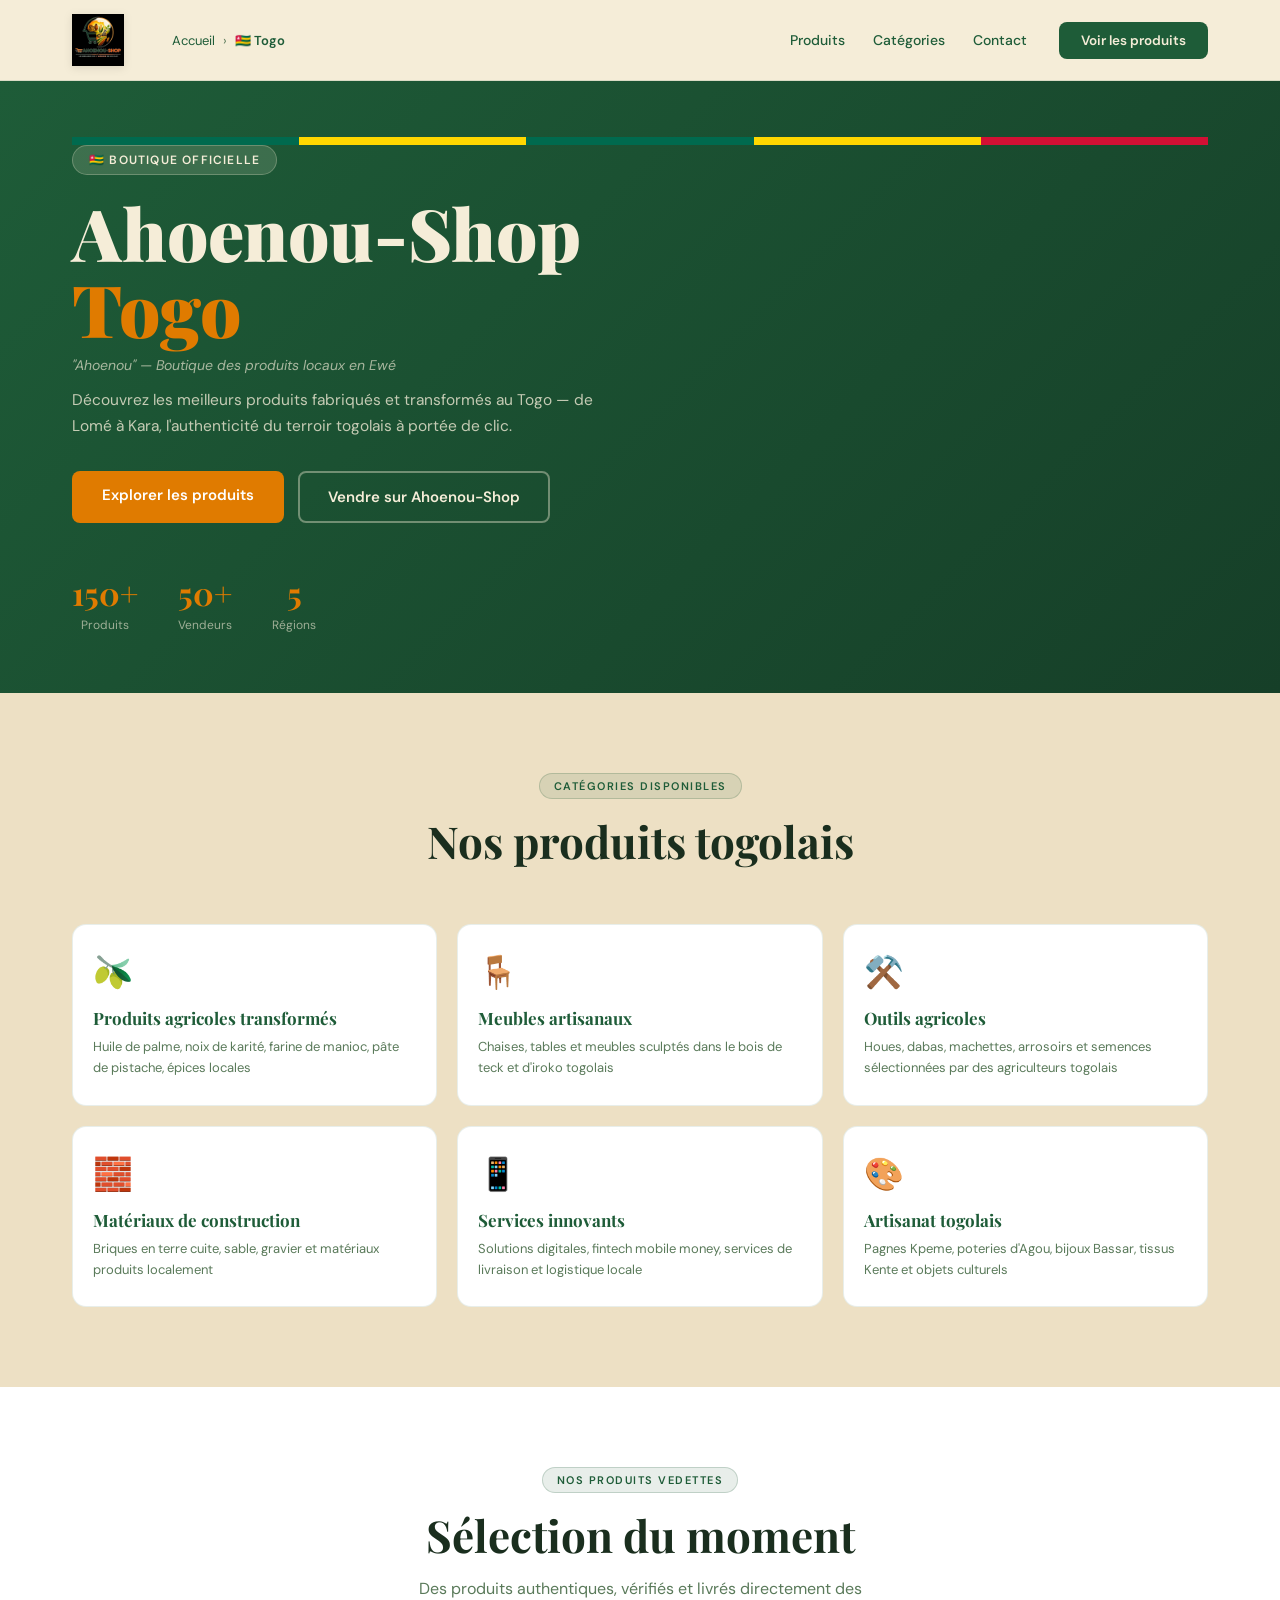
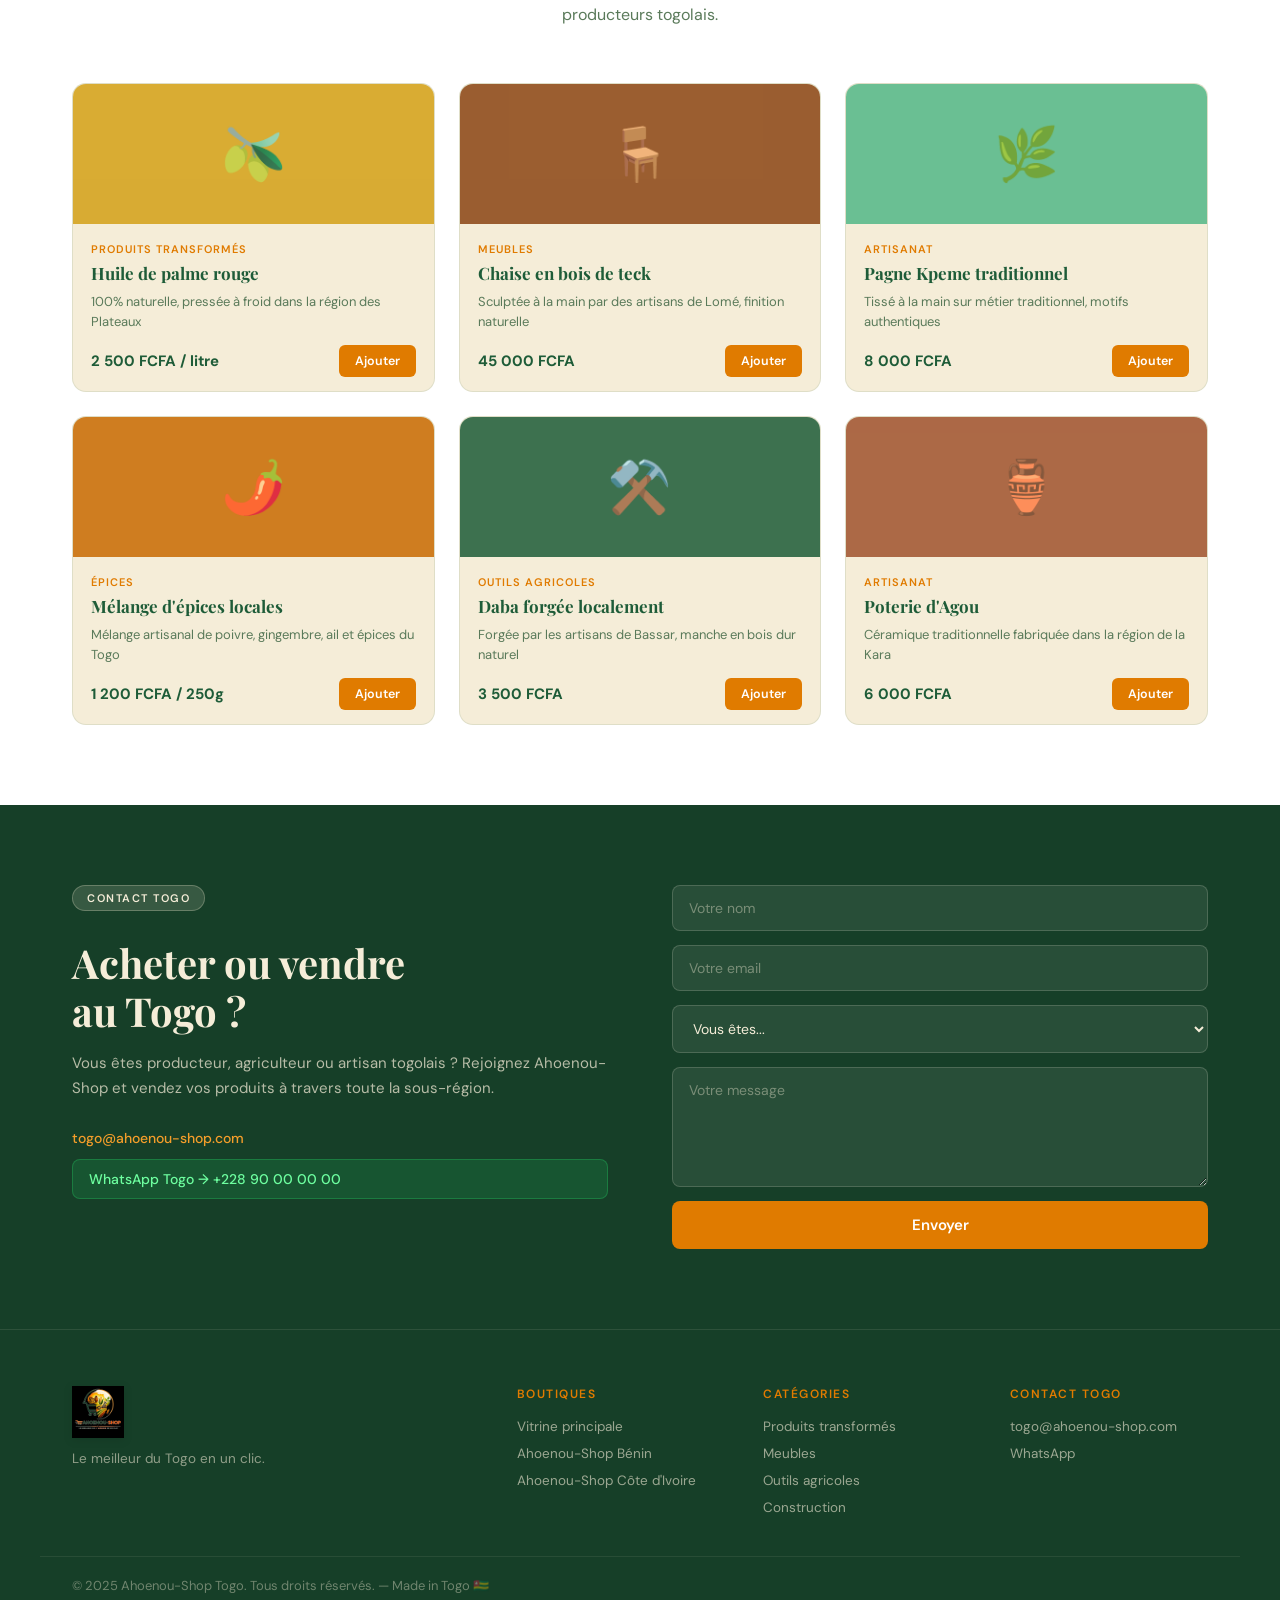
<file: ahoenou-shop/pages/togo.html>
<!DOCTYPE html>
<html lang="fr">
<head>
<meta charset="UTF-8"/>
<meta name="viewport" content="width=device-width, initial-scale=1.0"/>
<title>Ahoenou-Shop Togo — Produits locaux togolais</title>
<link rel="preconnect" href="https://fonts.googleapis.com"/>
<link rel="preconnect" href="https://fonts.gstatic.com" crossorigin/>
<link href="https://fonts.googleapis.com/css2?family=Playfair+Display:wght@700;900&family=DM+Sans:wght@300;400;500;600&display=swap" rel="stylesheet"/>
<link rel="stylesheet" href="../css/main.css"/>
<link rel="stylesheet" href="../css/country.css"/>
</head>
<body>
<nav class="navbar">
  <div class="nav-inner">
    <a href="../index.html" class="nav-logo"><img src="../images/logo-transparent.png" alt="Ahoenou-Shop" class="nav-logo-img"/></a>
    <div class="country-breadcrumb">
      <a href="../index.html">Accueil</a> <span>›</span>
      <span class="bc-active">🇹🇬 Togo</span>
    </div>
    <div class="nav-links">
      <a href="#produits">Produits</a>
      <a href="#categories">Catégories</a>
      <a href="#contact">Contact</a>
    </div>
    <a href="#produits" class="nav-cta">Voir les produits</a>
  </div>
</nav>

<section class="country-hero togo-hero">
  <div class="ch-inner">
    <div class="ch-flag-bar">
      <span style="background:#006a4e"></span>
      <span style="background:#ffd700"></span>
      <span style="background:#006a4e"></span>
      <span style="background:#ffd700"></span>
      <span style="background:#d21034"></span>
    </div>
    <div class="ch-content">
      <div class="ch-badge">🇹🇬 Boutique Officielle</div>
      <h1>Ahoenou-Shop<br/><span>Togo</span></h1>
      <p class="ch-slogan">"Ahoenou" — Boutique des produits locaux en Ewé</p>
      <p class="ch-desc">Découvrez les meilleurs produits fabriqués et transformés au Togo — de Lomé à Kara, l'authenticité du terroir togolais à portée de clic.</p>
      <div class="ch-actions">
        <a href="#produits" class="btn-primary">Explorer les produits</a>
        <a href="#contact" class="btn-ghost">Vendre sur Ahoenou-Shop</a>
      </div>
    </div>
    <div class="ch-stats">
      <div class="ch-stat"><span class="ch-n">150+</span><span class="ch-l">Produits</span></div>
      <div class="ch-stat"><span class="ch-n">50+</span><span class="ch-l">Vendeurs</span></div>
      <div class="ch-stat"><span class="ch-n">5</span><span class="ch-l">Régions</span></div>
    </div>
  </div>
</section>

<section class="country-cats" id="categories">
  <div class="section-inner">
    <div class="section-head">
      <span class="section-tag">Catégories disponibles</span>
      <h2>Nos produits togolais</h2>
    </div>
    <div class="ccat-grid">
      <div class="ccat-card"><div class="ccat-emoji">🫒</div><h4>Produits agricoles transformés</h4><p>Huile de palme, noix de karité, farine de manioc, pâte de pistache, épices locales</p></div>
      <div class="ccat-card"><div class="ccat-emoji">🪑</div><h4>Meubles artisanaux</h4><p>Chaises, tables et meubles sculptés dans le bois de teck et d'iroko togolais</p></div>
      <div class="ccat-card"><div class="ccat-emoji">⚒️</div><h4>Outils agricoles</h4><p>Houes, dabas, machettes, arrosoirs et semences sélectionnées par des agriculteurs togolais</p></div>
      <div class="ccat-card"><div class="ccat-emoji">🧱</div><h4>Matériaux de construction</h4><p>Briques en terre cuite, sable, gravier et matériaux produits localement</p></div>
      <div class="ccat-card"><div class="ccat-emoji">📱</div><h4>Services innovants</h4><p>Solutions digitales, fintech mobile money, services de livraison et logistique locale</p></div>
      <div class="ccat-card"><div class="ccat-emoji">🎨</div><h4>Artisanat togolais</h4><p>Pagnes Kpeme, poteries d'Agou, bijoux Bassar, tissus Kente et objets culturels</p></div>
    </div>
  </div>
</section>

<section class="country-products" id="produits">
  <div class="section-inner">
    <div class="section-head">
      <span class="section-tag">Nos produits vedettes</span>
      <h2>Sélection du moment</h2>
      <p>Des produits authentiques, vérifiés et livrés directement des producteurs togolais.</p>
    </div>
    <div class="products-grid">
      <div class="prod-card"><div class="prod-img" style="background:#d4a017">🫒</div><div class="prod-body"><span class="prod-cat">Produits transformés</span><h4>Huile de palme rouge</h4><p>100% naturelle, pressée à froid dans la région des Plateaux</p><div class="prod-footer"><span class="prod-price">2 500 FCFA / litre</span><button class="prod-btn">Ajouter</button></div></div></div>
      <div class="prod-card"><div class="prod-img" style="background:#8B4513">🪑</div><div class="prod-body"><span class="prod-cat">Meubles</span><h4>Chaise en bois de teck</h4><p>Sculptée à la main par des artisans de Lomé, finition naturelle</p><div class="prod-footer"><span class="prod-price">45 000 FCFA</span><button class="prod-btn">Ajouter</button></div></div></div>
      <div class="prod-card"><div class="prod-img" style="background:#52b788">🌿</div><div class="prod-body"><span class="prod-cat">Artisanat</span><h4>Pagne Kpeme traditionnel</h4><p>Tissé à la main sur métier traditionnel, motifs authentiques</p><div class="prod-footer"><span class="prod-price">8 000 FCFA</span><button class="prod-btn">Ajouter</button></div></div></div>
      <div class="prod-card"><div class="prod-img" style="background:#c96a00">🌶️</div><div class="prod-body"><span class="prod-cat">Épices</span><h4>Mélange d'épices locales</h4><p>Mélange artisanal de poivre, gingembre, ail et épices du Togo</p><div class="prod-footer"><span class="prod-price">1 200 FCFA / 250g</span><button class="prod-btn">Ajouter</button></div></div></div>
      <div class="prod-card"><div class="prod-img" style="background:#1e5c38">⚒️</div><div class="prod-body"><span class="prod-cat">Outils agricoles</span><h4>Daba forgée localement</h4><p>Forgée par les artisans de Bassar, manche en bois dur naturel</p><div class="prod-footer"><span class="prod-price">3 500 FCFA</span><button class="prod-btn">Ajouter</button></div></div></div>
      <div class="prod-card"><div class="prod-img" style="background:#a0522d">🏺</div><div class="prod-body"><span class="prod-cat">Artisanat</span><h4>Poterie d'Agou</h4><p>Céramique traditionnelle fabriquée dans la région de la Kara</p><div class="prod-footer"><span class="prod-price">6 000 FCFA</span><button class="prod-btn">Ajouter</button></div></div></div>
    </div>
  </div>
</section>

<section class="country-contact" id="contact">
  <div class="section-inner contact-inner">
    <div class="contact-left">
      <span class="section-tag-light">Contact Togo</span>
      <h2>Acheter ou vendre<br/>au Togo ?</h2>
      <p>Vous êtes producteur, agriculteur ou artisan togolais ? Rejoignez Ahoenou-Shop et vendez vos produits à travers toute la sous-région.</p>
      <div class="contact-info">
        <a href="mailto:togo@ahoenou-shop.com" class="contact-link">togo@ahoenou-shop.com</a>
        <a href="https://wa.me/22890000000" class="contact-link whatsapp">WhatsApp Togo → +228 90 00 00 00</a>
      </div>
    </div>
    <form class="contact-form">
      <input type="text" placeholder="Votre nom" required/>
      <input type="email" placeholder="Votre email" required/>
      <select><option value="">Vous êtes...</option><option>Acheteur</option><option>Producteur / Artisan togolais</option><option>Autre</option></select>
      <textarea placeholder="Votre message" rows="4" required></textarea>
      <button type="submit" class="btn-primary">Envoyer</button>
    </form>
  </div>
</section>

<footer class="footer">
  <div class="footer-inner">
    <div class="footer-brand">
      <a href="../index.html" class="nav-logo"><img src="../images/logo-transparent.png" alt="Ahoenou-Shop" class="nav-logo-img"/></a>
      <p>Le meilleur du Togo en un clic.</p>
    </div>
    <div class="footer-links"><h5>Boutiques</h5><a href="../index.html">Vitrine principale</a><a href="benin.html">Ahoenou-Shop Bénin</a><a href="ci.html">Ahoenou-Shop Côte d'Ivoire</a></div>
    <div class="footer-links"><h5>Catégories</h5><a href="#">Produits transformés</a><a href="#">Meubles</a><a href="#">Outils agricoles</a><a href="#">Construction</a></div>
    <div class="footer-links"><h5>Contact Togo</h5><a href="mailto:togo@ahoenou-shop.com">togo@ahoenou-shop.com</a><a href="https://wa.me/22890000000">WhatsApp</a></div>
  </div>
  <div class="footer-bottom"><p>© 2025 Ahoenou-Shop Togo. Tous droits réservés. — Made in Togo 🇹🇬</p></div>
</footer>
<script src="../js/main.js"></script>
</body>
</html>
</file>
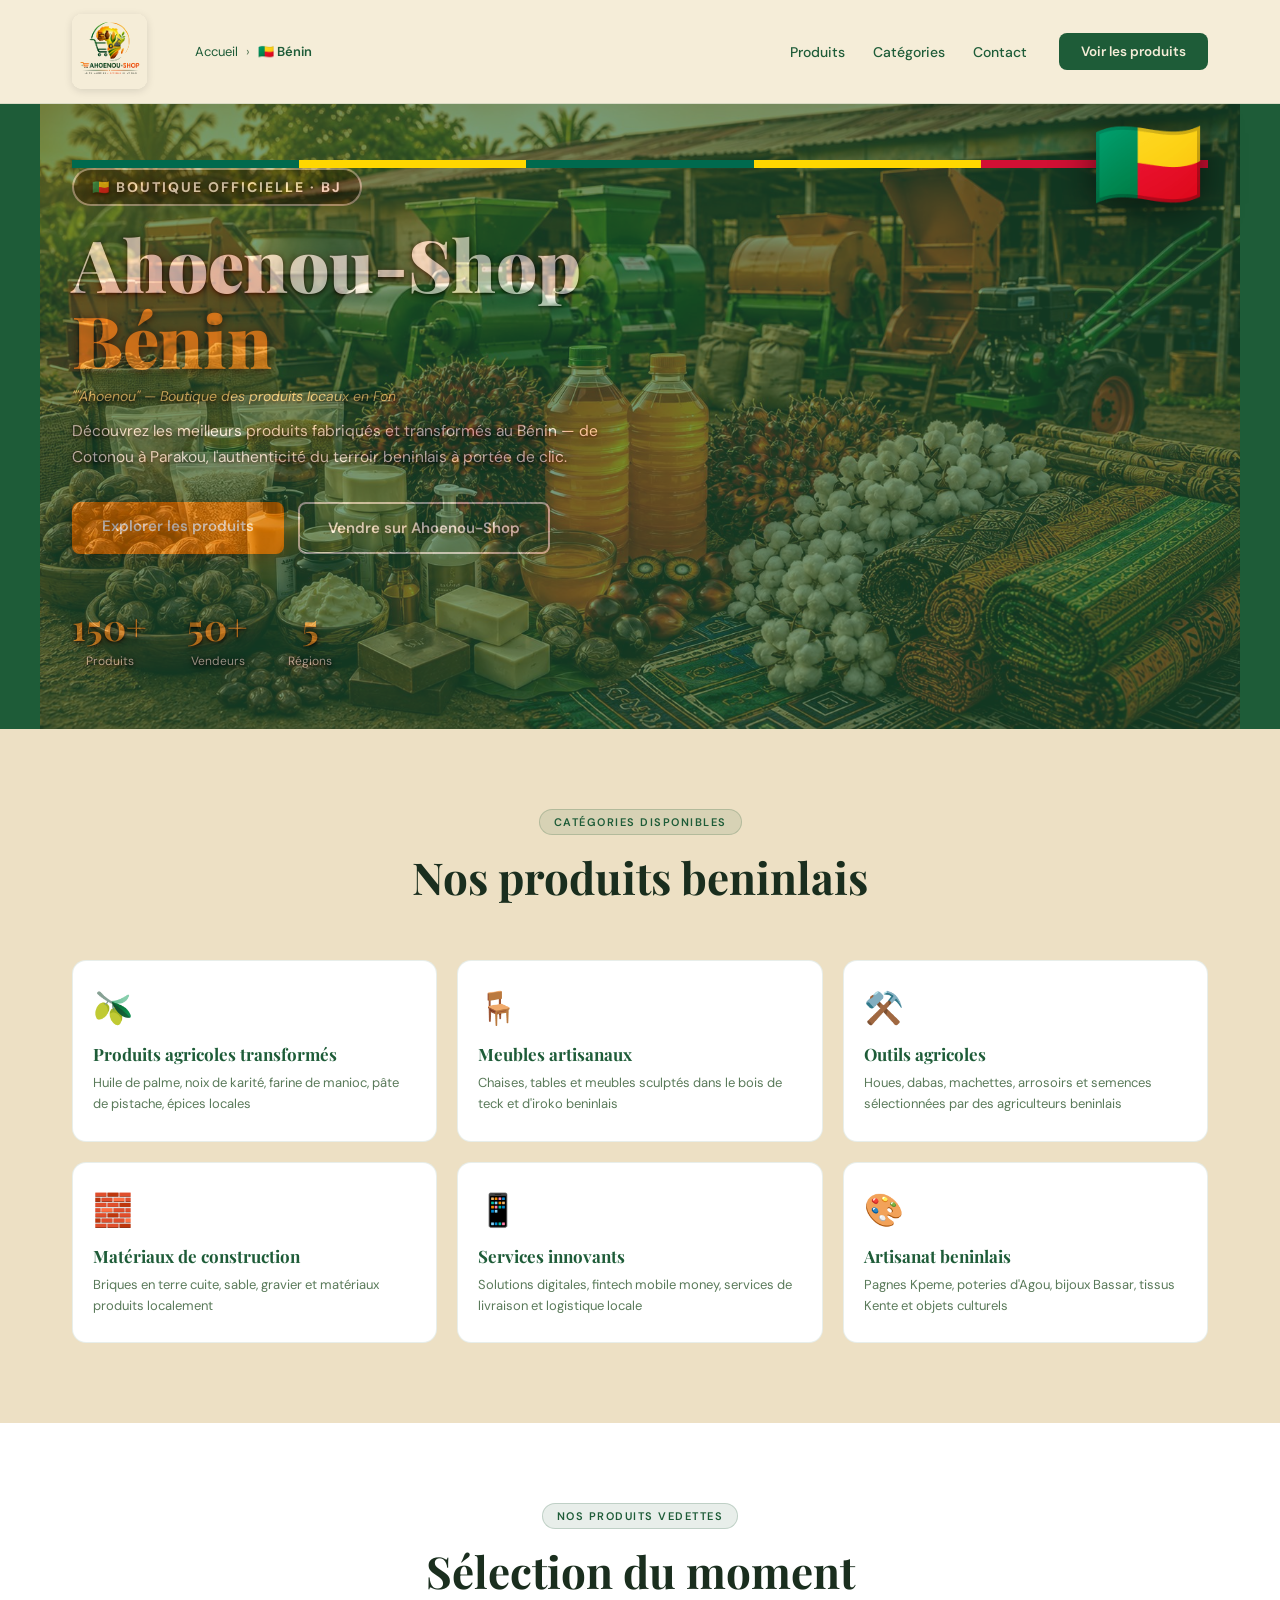
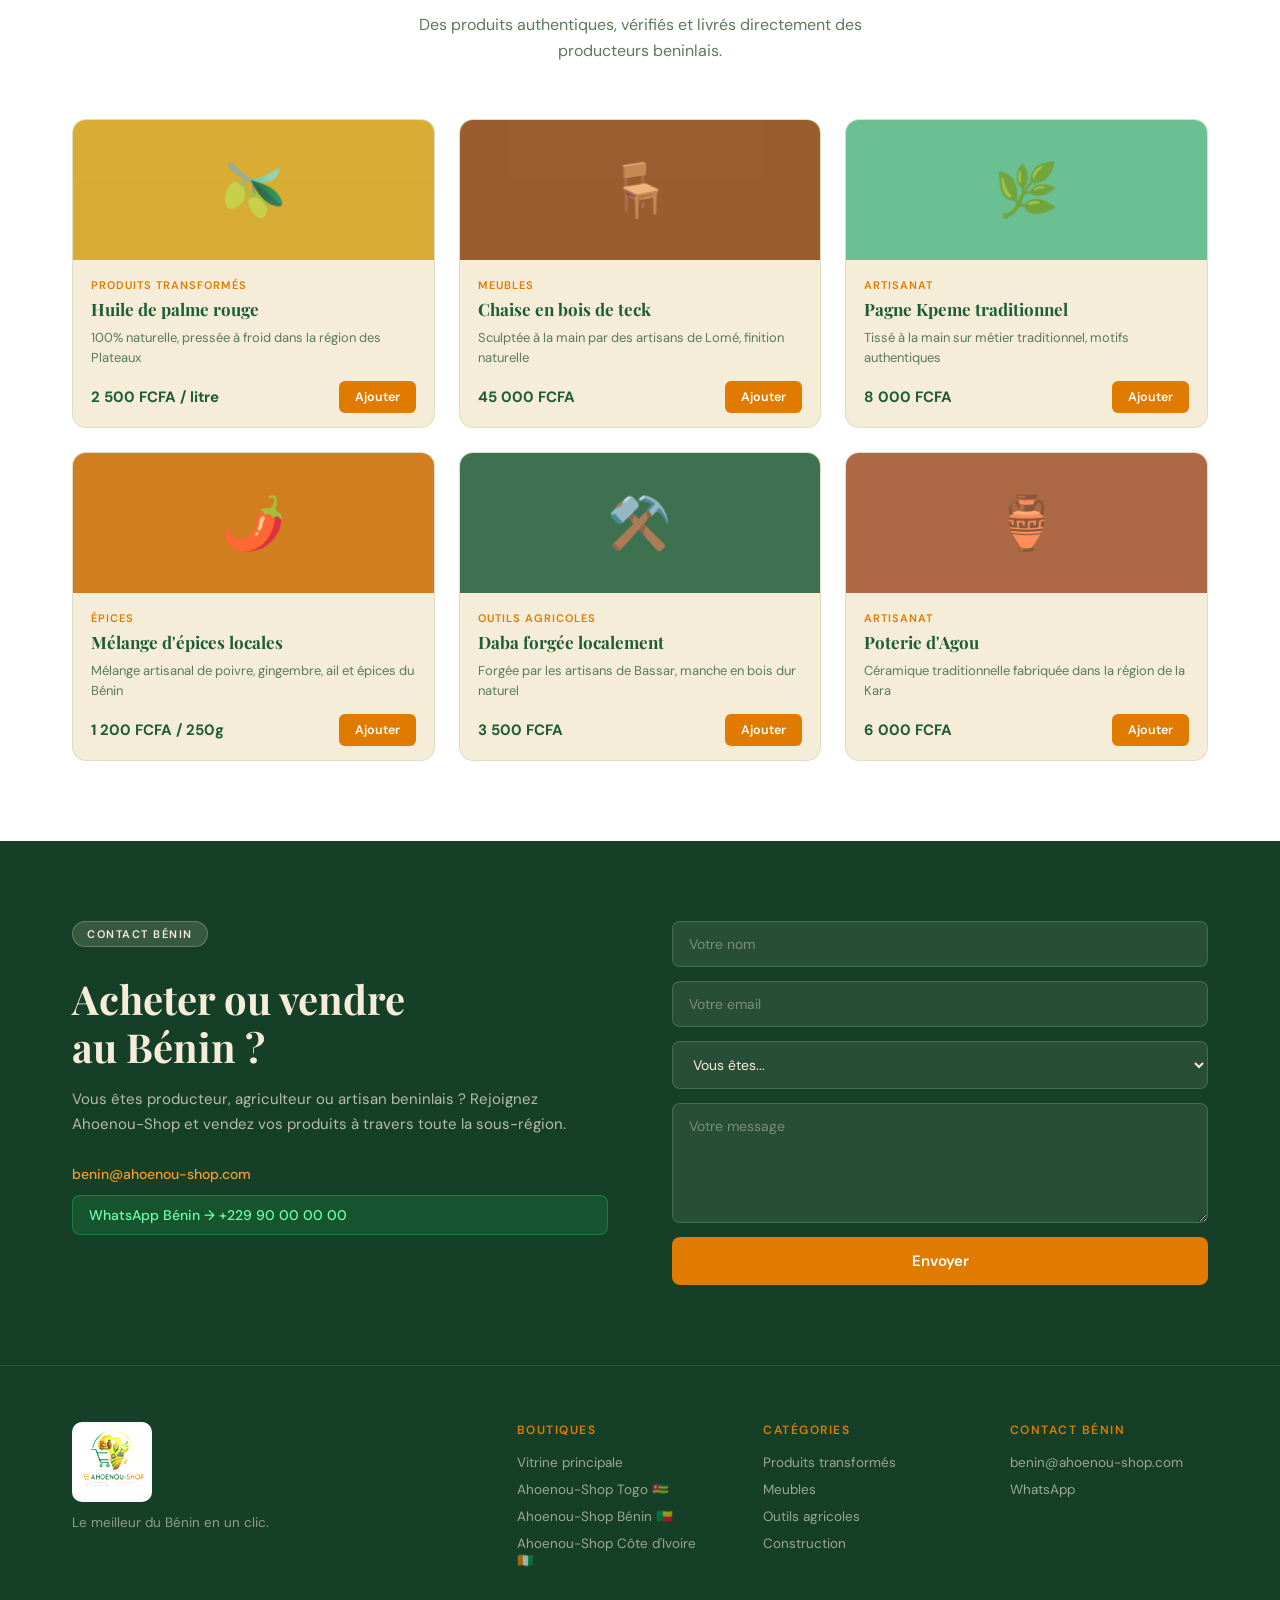
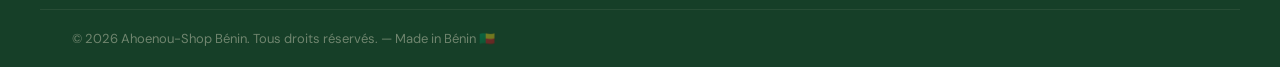
<file: ahoenou-shop/ahoenou-shop/pages/benin.html>
<!DOCTYPE html>
<html lang="fr">
<head>
<meta charset="UTF-8"/>
<meta name="viewport" content="width=device-width, initial-scale=1.0"/>
<title>Ahoenou-Shop Bénin — Produits locaux beninlais</title>
<link rel="preconnect" href="https://fonts.googleapis.com"/>
<link rel="preconnect" href="https://fonts.gstatic.com" crossorigin/>
<link href="https://fonts.googleapis.com/css2?family=Playfair+Display:wght@700;900&family=DM+Sans:wght@300;400;500;600&display=swap" rel="stylesheet"/>
<link rel="stylesheet" href="../css/main.css"/>
<link rel="stylesheet" href="../css/country.css"/>
</head>
<body>
<nav class="navbar">
  <div class="nav-inner">
    <a href="../index.html" class="nav-logo"><img src="../images/logo-transparent.png" alt="Ahoenou-Shop" class="nav-logo-img"/></a>
    <div class="country-breadcrumb">
      <a href="../index.html">Accueil</a> <span>›</span>
      <span class="bc-active">🇧🇯 Bénin</span>
    </div>
    <div class="nav-links">
      <a href="#produits">Produits</a>
      <a href="#categories">Catégories</a>
      <a href="#contact">Contact</a>
    </div>
    <a href="#produits" class="nav-cta">Voir les produits</a>
  </div>
</nav>

<section class="country-hero benin-hero">
  <div class="ch-inner">
    <div class="country-hero-bg" style="background-image: url('../images/hero-benin.png');"></div>
    <div class="ch-country-flag">🇧🇯</div>
    <div class="ch-flag-bar">
      <span style="background:#006a4e"></span>
      <span style="background:#ffd700"></span>
      <span style="background:#006a4e"></span>
      <span style="background:#ffd700"></span>
      <span style="background:#d21034"></span>
    </div>
    <div class="ch-content">
      <div class="ch-badge">🇧🇯 Boutique Officielle · BJ</div>
      <h1>Ahoenou-Shop<br/><span>Bénin</span></h1>
      <p class="ch-slogan">""Ahoenou" — Boutique des produits locaux en Fon</p>
      <p class="ch-desc">Découvrez les meilleurs produits fabriqués et transformés au Bénin — de Cotonou à Parakou, l'authenticité du terroir beninlais à portée de clic.</p>
      <div class="ch-actions">
        <a href="#produits" class="btn-primary">Explorer les produits</a>
        <a href="#contact" class="btn-ghost">Vendre sur Ahoenou-Shop</a>
      </div>
    </div>
    <div class="ch-stats">
      <div class="ch-stat"><span class="ch-n">150+</span><span class="ch-l">Produits</span></div>
      <div class="ch-stat"><span class="ch-n">50+</span><span class="ch-l">Vendeurs</span></div>
      <div class="ch-stat"><span class="ch-n">5</span><span class="ch-l">Régions</span></div>
    </div>
  </div>
</section>

<section class="country-cats" id="categories">
  <div class="section-inner">
    <div class="section-head">
      <span class="section-tag">Catégories disponibles</span>
      <h2>Nos produits beninlais</h2>
    </div>
    <div class="ccat-grid">
      <div class="ccat-card"><div class="ccat-emoji">🫒</div><h4>Produits agricoles transformés</h4><p>Huile de palme, noix de karité, farine de manioc, pâte de pistache, épices locales</p></div>
      <div class="ccat-card"><div class="ccat-emoji">🪑</div><h4>Meubles artisanaux</h4><p>Chaises, tables et meubles sculptés dans le bois de teck et d'iroko beninlais</p></div>
      <div class="ccat-card"><div class="ccat-emoji">⚒️</div><h4>Outils agricoles</h4><p>Houes, dabas, machettes, arrosoirs et semences sélectionnées par des agriculteurs beninlais</p></div>
      <div class="ccat-card"><div class="ccat-emoji">🧱</div><h4>Matériaux de construction</h4><p>Briques en terre cuite, sable, gravier et matériaux produits localement</p></div>
      <div class="ccat-card"><div class="ccat-emoji">📱</div><h4>Services innovants</h4><p>Solutions digitales, fintech mobile money, services de livraison et logistique locale</p></div>
      <div class="ccat-card"><div class="ccat-emoji">🎨</div><h4>Artisanat beninlais</h4><p>Pagnes Kpeme, poteries d'Agou, bijoux Bassar, tissus Kente et objets culturels</p></div>
    </div>
  </div>
</section>

<section class="country-products" id="produits">
  <div class="section-inner">
    <div class="section-head">
      <span class="section-tag">Nos produits vedettes</span>
      <h2>Sélection du moment</h2>
      <p>Des produits authentiques, vérifiés et livrés directement des producteurs beninlais.</p>
    </div>
    <div class="products-grid">
      <div class="prod-card"><div class="prod-img" style="background:#d4a017">🫒</div><div class="prod-body"><span class="prod-cat">Produits transformés</span><h4>Huile de palme rouge</h4><p>100% naturelle, pressée à froid dans la région des Plateaux</p><div class="prod-footer"><span class="prod-price">2 500 FCFA / litre</span><button class="prod-btn">Ajouter</button></div></div></div>
      <div class="prod-card"><div class="prod-img" style="background:#8B4513">🪑</div><div class="prod-body"><span class="prod-cat">Meubles</span><h4>Chaise en bois de teck</h4><p>Sculptée à la main par des artisans de Lomé, finition naturelle</p><div class="prod-footer"><span class="prod-price">45 000 FCFA</span><button class="prod-btn">Ajouter</button></div></div></div>
      <div class="prod-card"><div class="prod-img" style="background:#52b788">🌿</div><div class="prod-body"><span class="prod-cat">Artisanat</span><h4>Pagne Kpeme traditionnel</h4><p>Tissé à la main sur métier traditionnel, motifs authentiques</p><div class="prod-footer"><span class="prod-price">8 000 FCFA</span><button class="prod-btn">Ajouter</button></div></div></div>
      <div class="prod-card"><div class="prod-img" style="background:#c96a00">🌶️</div><div class="prod-body"><span class="prod-cat">Épices</span><h4>Mélange d'épices locales</h4><p>Mélange artisanal de poivre, gingembre, ail et épices du Bénin</p><div class="prod-footer"><span class="prod-price">1 200 FCFA / 250g</span><button class="prod-btn">Ajouter</button></div></div></div>
      <div class="prod-card"><div class="prod-img" style="background:#1e5c38">⚒️</div><div class="prod-body"><span class="prod-cat">Outils agricoles</span><h4>Daba forgée localement</h4><p>Forgée par les artisans de Bassar, manche en bois dur naturel</p><div class="prod-footer"><span class="prod-price">3 500 FCFA</span><button class="prod-btn">Ajouter</button></div></div></div>
      <div class="prod-card"><div class="prod-img" style="background:#a0522d">🏺</div><div class="prod-body"><span class="prod-cat">Artisanat</span><h4>Poterie d'Agou</h4><p>Céramique traditionnelle fabriquée dans la région de la Kara</p><div class="prod-footer"><span class="prod-price">6 000 FCFA</span><button class="prod-btn">Ajouter</button></div></div></div>
    </div>
  </div>
</section>

<section class="country-contact" id="contact">
  <div class="section-inner contact-inner">
    <div class="contact-left">
      <span class="section-tag-light">Contact Bénin</span>
      <h2>Acheter ou vendre<br/>au Bénin ?</h2>
      <p>Vous êtes producteur, agriculteur ou artisan beninlais ? Rejoignez Ahoenou-Shop et vendez vos produits à travers toute la sous-région.</p>
      <div class="contact-info">
        <a href="mailto:benin@ahoenou-shop.com" class="contact-link">benin@ahoenou-shop.com</a>
        <a href="https://wa.me/22990000000" class="contact-link whatsapp">WhatsApp Bénin → +229 90 00 00 00</a>
      </div>
    </div>
    <form class="contact-form">
      <input type="text" placeholder="Votre nom" required/>
      <input type="email" placeholder="Votre email" required/>
      <select><option value="">Vous êtes...</option><option>Acheteur</option><option>Producteur / Artisan beninlais</option><option>Autre</option></select>
      <textarea placeholder="Votre message" rows="4" required></textarea>
      <button type="submit" class="btn-primary">Envoyer</button>
    </form>
  </div>
</section>

<footer class="footer">
  <div class="footer-inner">
    <div class="footer-brand">
      <a href="../index.html" class="nav-logo"><img src="../images/logo-transparent.png" alt="Ahoenou-Shop" class="nav-logo-img"/></a>
      <p>Le meilleur du Bénin en un clic.</p>
    </div>
    <div class="footer-links"><h5>Boutiques</h5><a href="../index.html">Vitrine principale</a><a href="togo.html">Ahoenou-Shop Togo 🇹🇬</a><a href="benin.html">Ahoenou-Shop Bénin 🇧🇯</a><a href="ci.html">Ahoenou-Shop Côte d'Ivoire 🇨🇮</a></div>
    <div class="footer-links"><h5>Catégories</h5><a href="#">Produits transformés</a><a href="#">Meubles</a><a href="#">Outils agricoles</a><a href="#">Construction</a></div>
    <div class="footer-links"><h5>Contact Bénin</h5><a href="mailto:benin@ahoenou-shop.com">benin@ahoenou-shop.com</a><a href="https://wa.me/22990000000">WhatsApp</a></div>
  </div>
  <div class="footer-bottom"><p>© 2026 Ahoenou-Shop Bénin. Tous droits réservés. — Made in Bénin 🇧🇯</p></div>
</footer>
<script src="../js/main.js"></script>
</body>
</html>
</file>
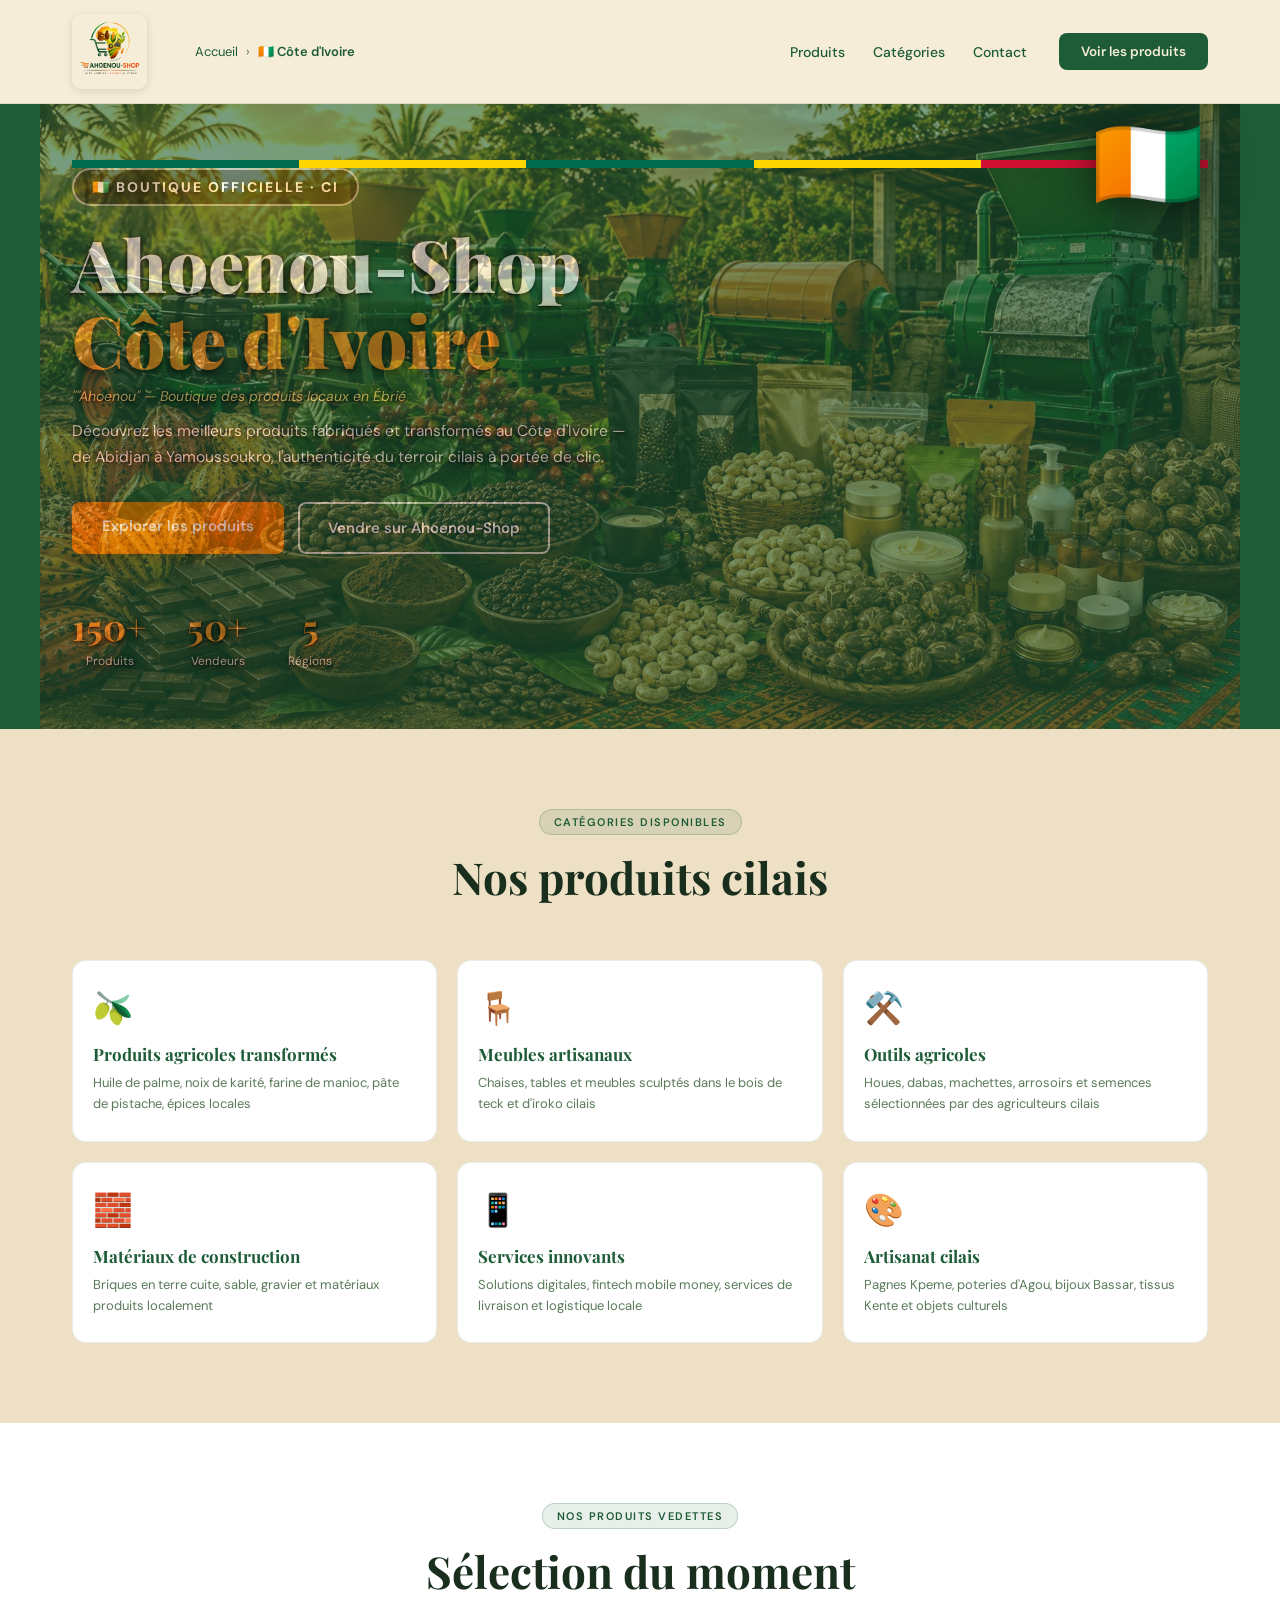
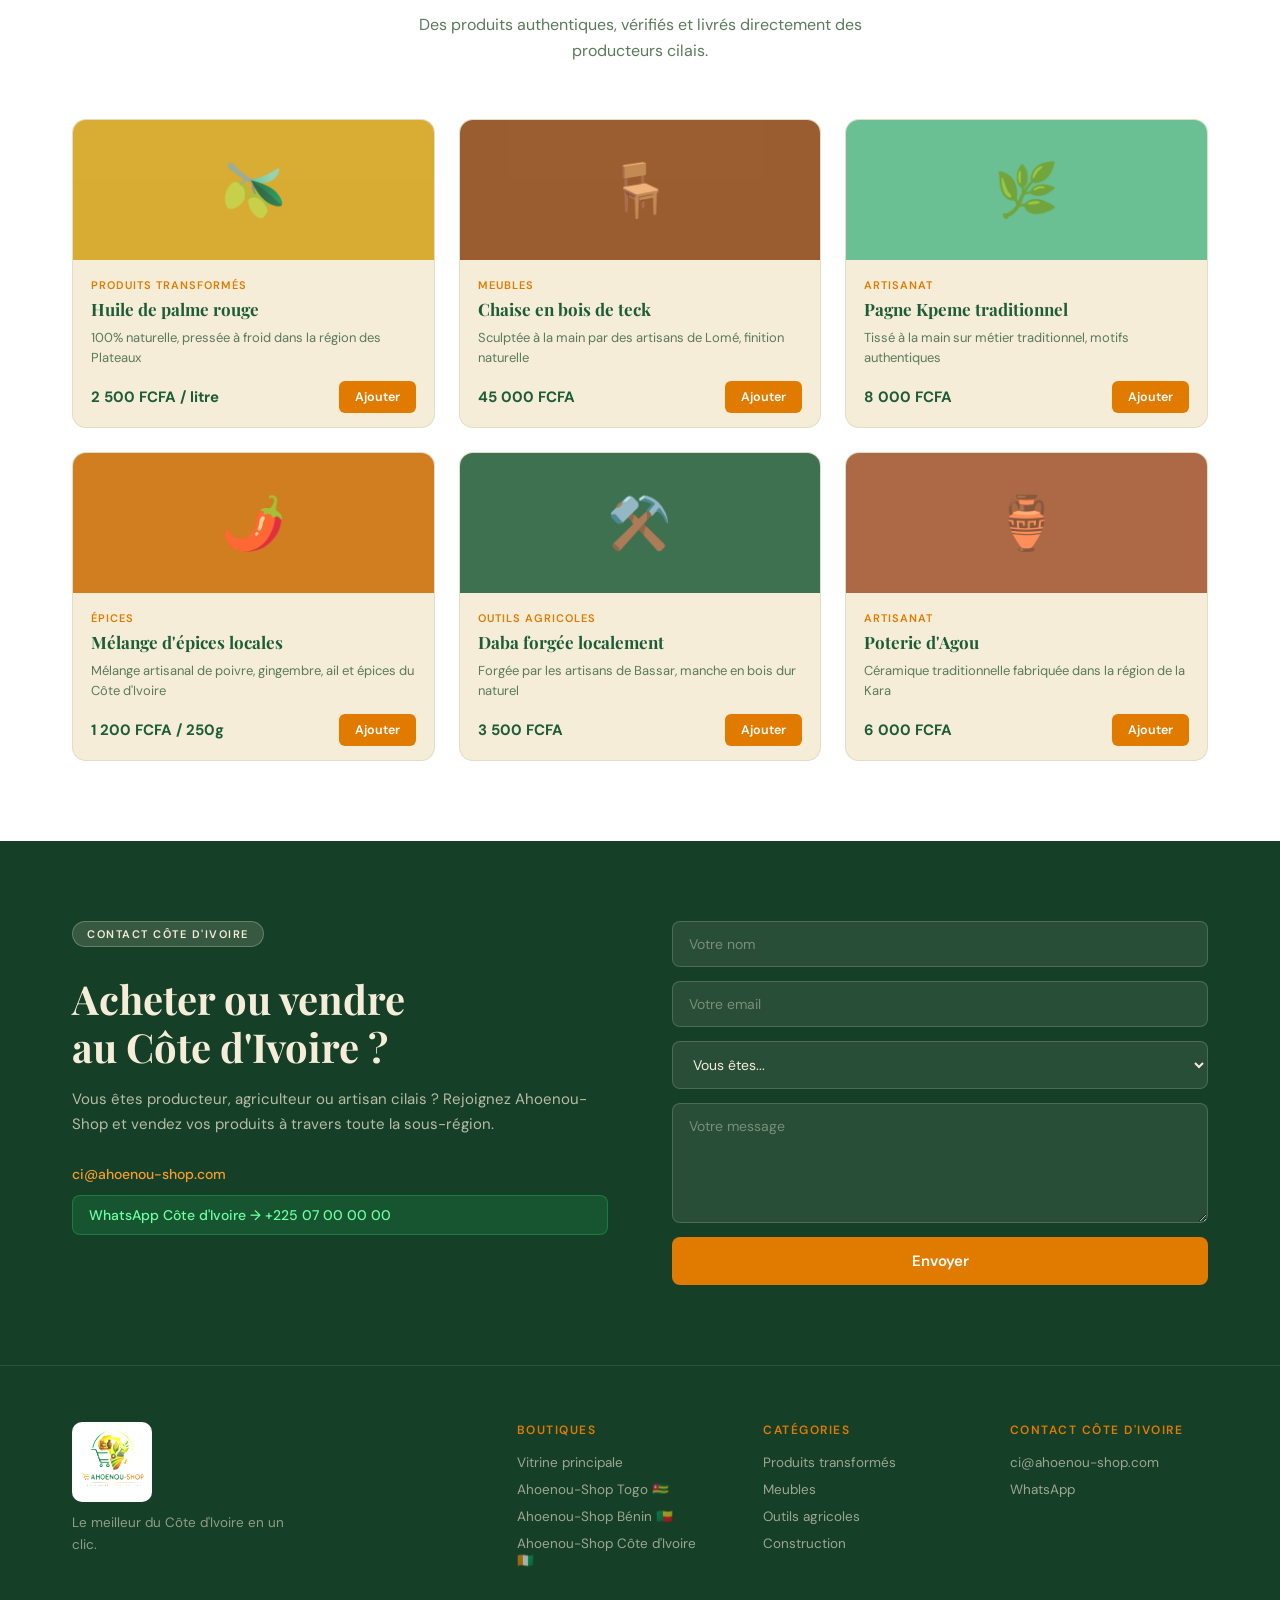
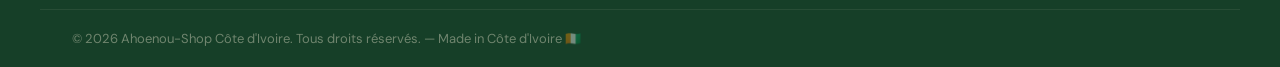
<file: ahoenou-shop/ahoenou-shop/pages/ci.html>
<!DOCTYPE html>
<html lang="fr">
<head>
<meta charset="UTF-8"/>
<meta name="viewport" content="width=device-width, initial-scale=1.0"/>
<title>Ahoenou-Shop Côte d'Ivoire — Produits locaux cilais</title>
<link rel="preconnect" href="https://fonts.googleapis.com"/>
<link rel="preconnect" href="https://fonts.gstatic.com" crossorigin/>
<link href="https://fonts.googleapis.com/css2?family=Playfair+Display:wght@700;900&family=DM+Sans:wght@300;400;500;600&display=swap" rel="stylesheet"/>
<link rel="stylesheet" href="../css/main.css"/>
<link rel="stylesheet" href="../css/country.css"/>
</head>
<body>
<nav class="navbar">
  <div class="nav-inner">
    <a href="../index.html" class="nav-logo"><img src="../images/logo-transparent.png" alt="Ahoenou-Shop" class="nav-logo-img"/></a>
    <div class="country-breadcrumb">
      <a href="../index.html">Accueil</a> <span>›</span>
      <span class="bc-active">🇨🇮 Côte d'Ivoire</span>
    </div>
    <div class="nav-links">
      <a href="#produits">Produits</a>
      <a href="#categories">Catégories</a>
      <a href="#contact">Contact</a>
    </div>
    <a href="#produits" class="nav-cta">Voir les produits</a>
  </div>
</nav>

<section class="country-hero ci-hero">
  <div class="ch-inner">
    <div class="country-hero-bg" style="background-image: url('../images/hero-ci.png');"></div>
    <div class="ch-country-flag">🇨🇮</div>
    <div class="ch-flag-bar">
      <span style="background:#006a4e"></span>
      <span style="background:#ffd700"></span>
      <span style="background:#006a4e"></span>
      <span style="background:#ffd700"></span>
      <span style="background:#d21034"></span>
    </div>
    <div class="ch-content">
      <div class="ch-badge">🇨🇮 Boutique Officielle · CI</div>
      <h1>Ahoenou-Shop<br/><span>Côte d'Ivoire</span></h1>
      <p class="ch-slogan">""Ahoenou" — Boutique des produits locaux en Ébrié</p>
      <p class="ch-desc">Découvrez les meilleurs produits fabriqués et transformés au Côte d'Ivoire — de Abidjan à Yamoussoukro, l'authenticité du terroir cilais à portée de clic.</p>
      <div class="ch-actions">
        <a href="#produits" class="btn-primary">Explorer les produits</a>
        <a href="#contact" class="btn-ghost">Vendre sur Ahoenou-Shop</a>
      </div>
    </div>
    <div class="ch-stats">
      <div class="ch-stat"><span class="ch-n">150+</span><span class="ch-l">Produits</span></div>
      <div class="ch-stat"><span class="ch-n">50+</span><span class="ch-l">Vendeurs</span></div>
      <div class="ch-stat"><span class="ch-n">5</span><span class="ch-l">Régions</span></div>
    </div>
  </div>
</section>

<section class="country-cats" id="categories">
  <div class="section-inner">
    <div class="section-head">
      <span class="section-tag">Catégories disponibles</span>
      <h2>Nos produits cilais</h2>
    </div>
    <div class="ccat-grid">
      <div class="ccat-card"><div class="ccat-emoji">🫒</div><h4>Produits agricoles transformés</h4><p>Huile de palme, noix de karité, farine de manioc, pâte de pistache, épices locales</p></div>
      <div class="ccat-card"><div class="ccat-emoji">🪑</div><h4>Meubles artisanaux</h4><p>Chaises, tables et meubles sculptés dans le bois de teck et d'iroko cilais</p></div>
      <div class="ccat-card"><div class="ccat-emoji">⚒️</div><h4>Outils agricoles</h4><p>Houes, dabas, machettes, arrosoirs et semences sélectionnées par des agriculteurs cilais</p></div>
      <div class="ccat-card"><div class="ccat-emoji">🧱</div><h4>Matériaux de construction</h4><p>Briques en terre cuite, sable, gravier et matériaux produits localement</p></div>
      <div class="ccat-card"><div class="ccat-emoji">📱</div><h4>Services innovants</h4><p>Solutions digitales, fintech mobile money, services de livraison et logistique locale</p></div>
      <div class="ccat-card"><div class="ccat-emoji">🎨</div><h4>Artisanat cilais</h4><p>Pagnes Kpeme, poteries d'Agou, bijoux Bassar, tissus Kente et objets culturels</p></div>
    </div>
  </div>
</section>

<section class="country-products" id="produits">
  <div class="section-inner">
    <div class="section-head">
      <span class="section-tag">Nos produits vedettes</span>
      <h2>Sélection du moment</h2>
      <p>Des produits authentiques, vérifiés et livrés directement des producteurs cilais.</p>
    </div>
    <div class="products-grid">
      <div class="prod-card"><div class="prod-img" style="background:#d4a017">🫒</div><div class="prod-body"><span class="prod-cat">Produits transformés</span><h4>Huile de palme rouge</h4><p>100% naturelle, pressée à froid dans la région des Plateaux</p><div class="prod-footer"><span class="prod-price">2 500 FCFA / litre</span><button class="prod-btn">Ajouter</button></div></div></div>
      <div class="prod-card"><div class="prod-img" style="background:#8B4513">🪑</div><div class="prod-body"><span class="prod-cat">Meubles</span><h4>Chaise en bois de teck</h4><p>Sculptée à la main par des artisans de Lomé, finition naturelle</p><div class="prod-footer"><span class="prod-price">45 000 FCFA</span><button class="prod-btn">Ajouter</button></div></div></div>
      <div class="prod-card"><div class="prod-img" style="background:#52b788">🌿</div><div class="prod-body"><span class="prod-cat">Artisanat</span><h4>Pagne Kpeme traditionnel</h4><p>Tissé à la main sur métier traditionnel, motifs authentiques</p><div class="prod-footer"><span class="prod-price">8 000 FCFA</span><button class="prod-btn">Ajouter</button></div></div></div>
      <div class="prod-card"><div class="prod-img" style="background:#c96a00">🌶️</div><div class="prod-body"><span class="prod-cat">Épices</span><h4>Mélange d'épices locales</h4><p>Mélange artisanal de poivre, gingembre, ail et épices du Côte d'Ivoire</p><div class="prod-footer"><span class="prod-price">1 200 FCFA / 250g</span><button class="prod-btn">Ajouter</button></div></div></div>
      <div class="prod-card"><div class="prod-img" style="background:#1e5c38">⚒️</div><div class="prod-body"><span class="prod-cat">Outils agricoles</span><h4>Daba forgée localement</h4><p>Forgée par les artisans de Bassar, manche en bois dur naturel</p><div class="prod-footer"><span class="prod-price">3 500 FCFA</span><button class="prod-btn">Ajouter</button></div></div></div>
      <div class="prod-card"><div class="prod-img" style="background:#a0522d">🏺</div><div class="prod-body"><span class="prod-cat">Artisanat</span><h4>Poterie d'Agou</h4><p>Céramique traditionnelle fabriquée dans la région de la Kara</p><div class="prod-footer"><span class="prod-price">6 000 FCFA</span><button class="prod-btn">Ajouter</button></div></div></div>
    </div>
  </div>
</section>

<section class="country-contact" id="contact">
  <div class="section-inner contact-inner">
    <div class="contact-left">
      <span class="section-tag-light">Contact Côte d'Ivoire</span>
      <h2>Acheter ou vendre<br/>au Côte d'Ivoire ?</h2>
      <p>Vous êtes producteur, agriculteur ou artisan cilais ? Rejoignez Ahoenou-Shop et vendez vos produits à travers toute la sous-région.</p>
      <div class="contact-info">
        <a href="mailto:ci@ahoenou-shop.com" class="contact-link">ci@ahoenou-shop.com</a>
        <a href="https://wa.me/22507000000" class="contact-link whatsapp">WhatsApp Côte d'Ivoire → +225 07 00 00 00</a>
      </div>
    </div>
    <form class="contact-form">
      <input type="text" placeholder="Votre nom" required/>
      <input type="email" placeholder="Votre email" required/>
      <select><option value="">Vous êtes...</option><option>Acheteur</option><option>Producteur / Artisan cilais</option><option>Autre</option></select>
      <textarea placeholder="Votre message" rows="4" required></textarea>
      <button type="submit" class="btn-primary">Envoyer</button>
    </form>
  </div>
</section>

<footer class="footer">
  <div class="footer-inner">
    <div class="footer-brand">
      <a href="../index.html" class="nav-logo"><img src="../images/logo-transparent.png" alt="Ahoenou-Shop" class="nav-logo-img"/></a>
      <p>Le meilleur du Côte d'Ivoire en un clic.</p>
    </div>
    <div class="footer-links"><h5>Boutiques</h5><a href="../index.html">Vitrine principale</a><a href="togo.html">Ahoenou-Shop Togo 🇹🇬</a><a href="benin.html">Ahoenou-Shop Bénin 🇧🇯</a><a href="ci.html">Ahoenou-Shop Côte d'Ivoire 🇨🇮</a></div>
    <div class="footer-links"><h5>Catégories</h5><a href="#">Produits transformés</a><a href="#">Meubles</a><a href="#">Outils agricoles</a><a href="#">Construction</a></div>
    <div class="footer-links"><h5>Contact Côte d'Ivoire</h5><a href="mailto:ci@ahoenou-shop.com">ci@ahoenou-shop.com</a><a href="https://wa.me/22507000000">WhatsApp</a></div>
  </div>
  <div class="footer-bottom"><p>© 2026 Ahoenou-Shop Côte d'Ivoire. Tous droits réservés. — Made in Côte d'Ivoire 🇨🇮</p></div>
</footer>
<script src="../js/main.js"></script>
</body>
</html>
</file>
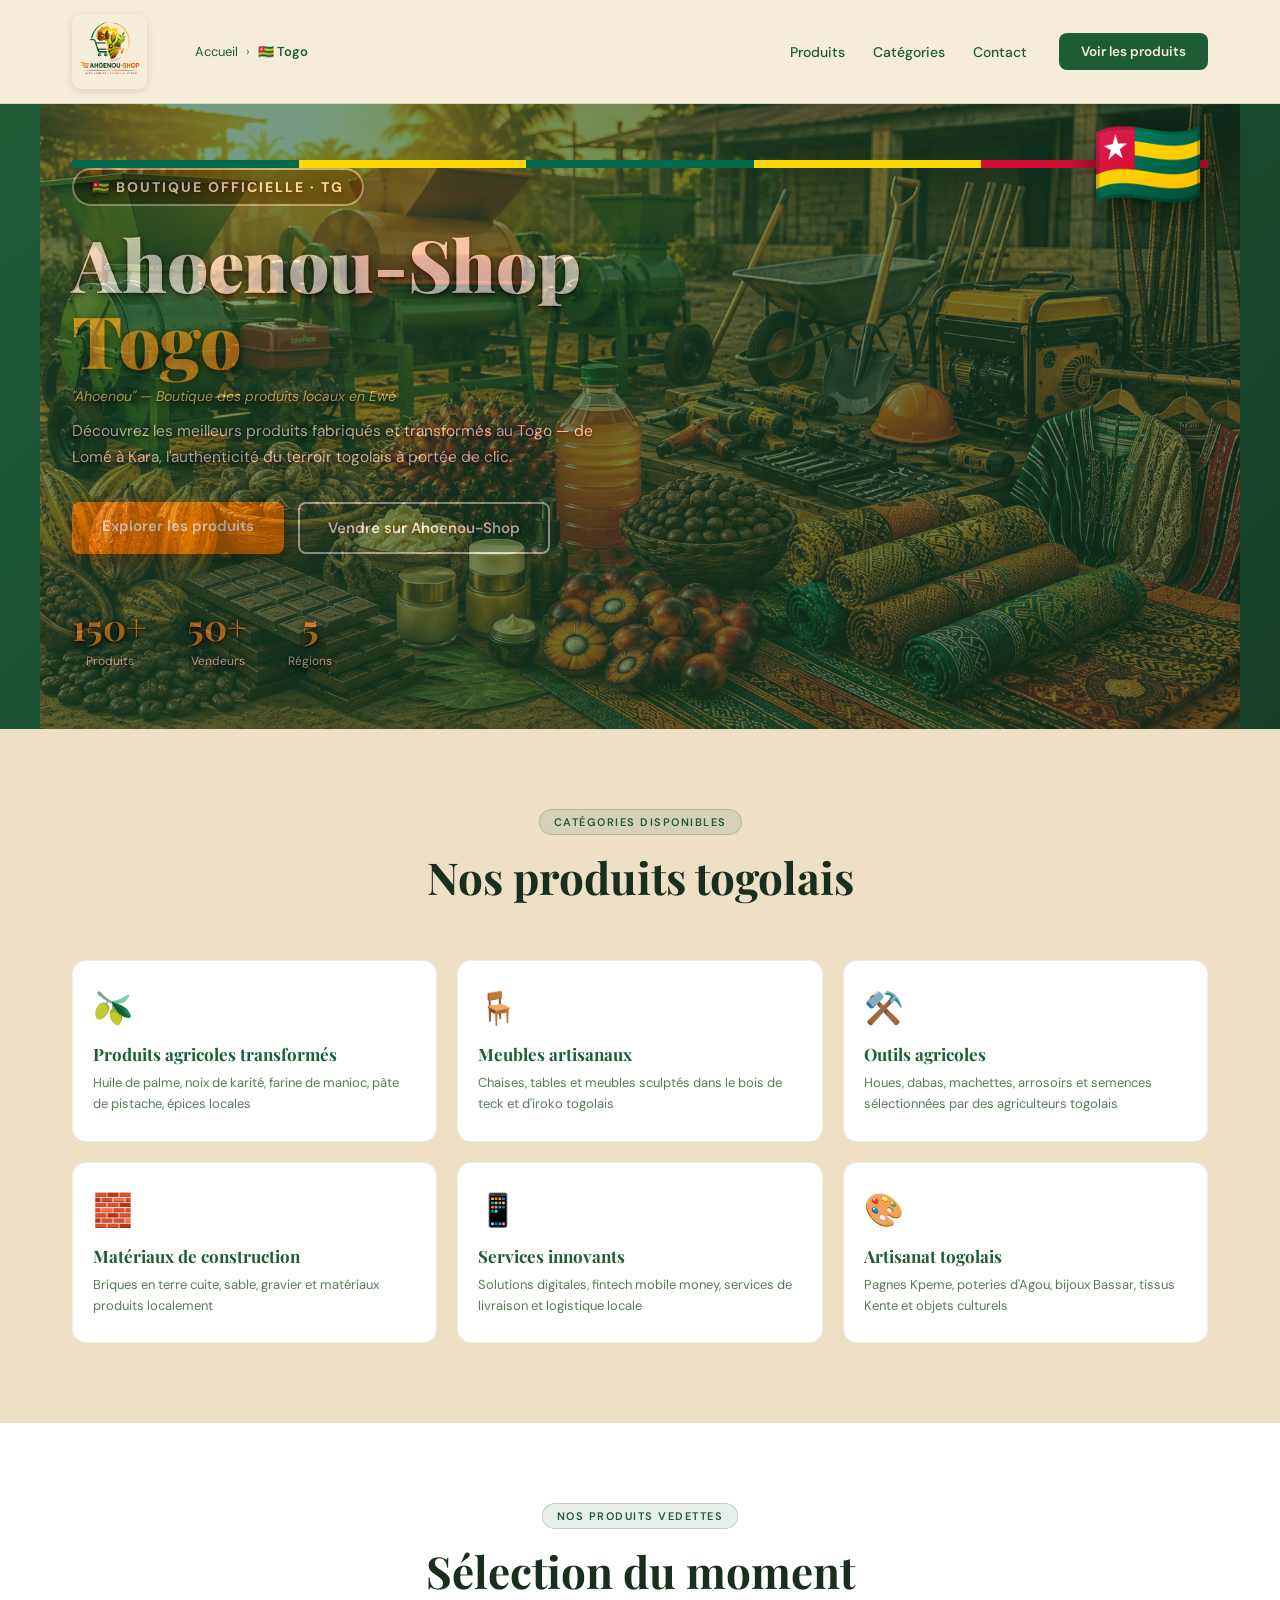
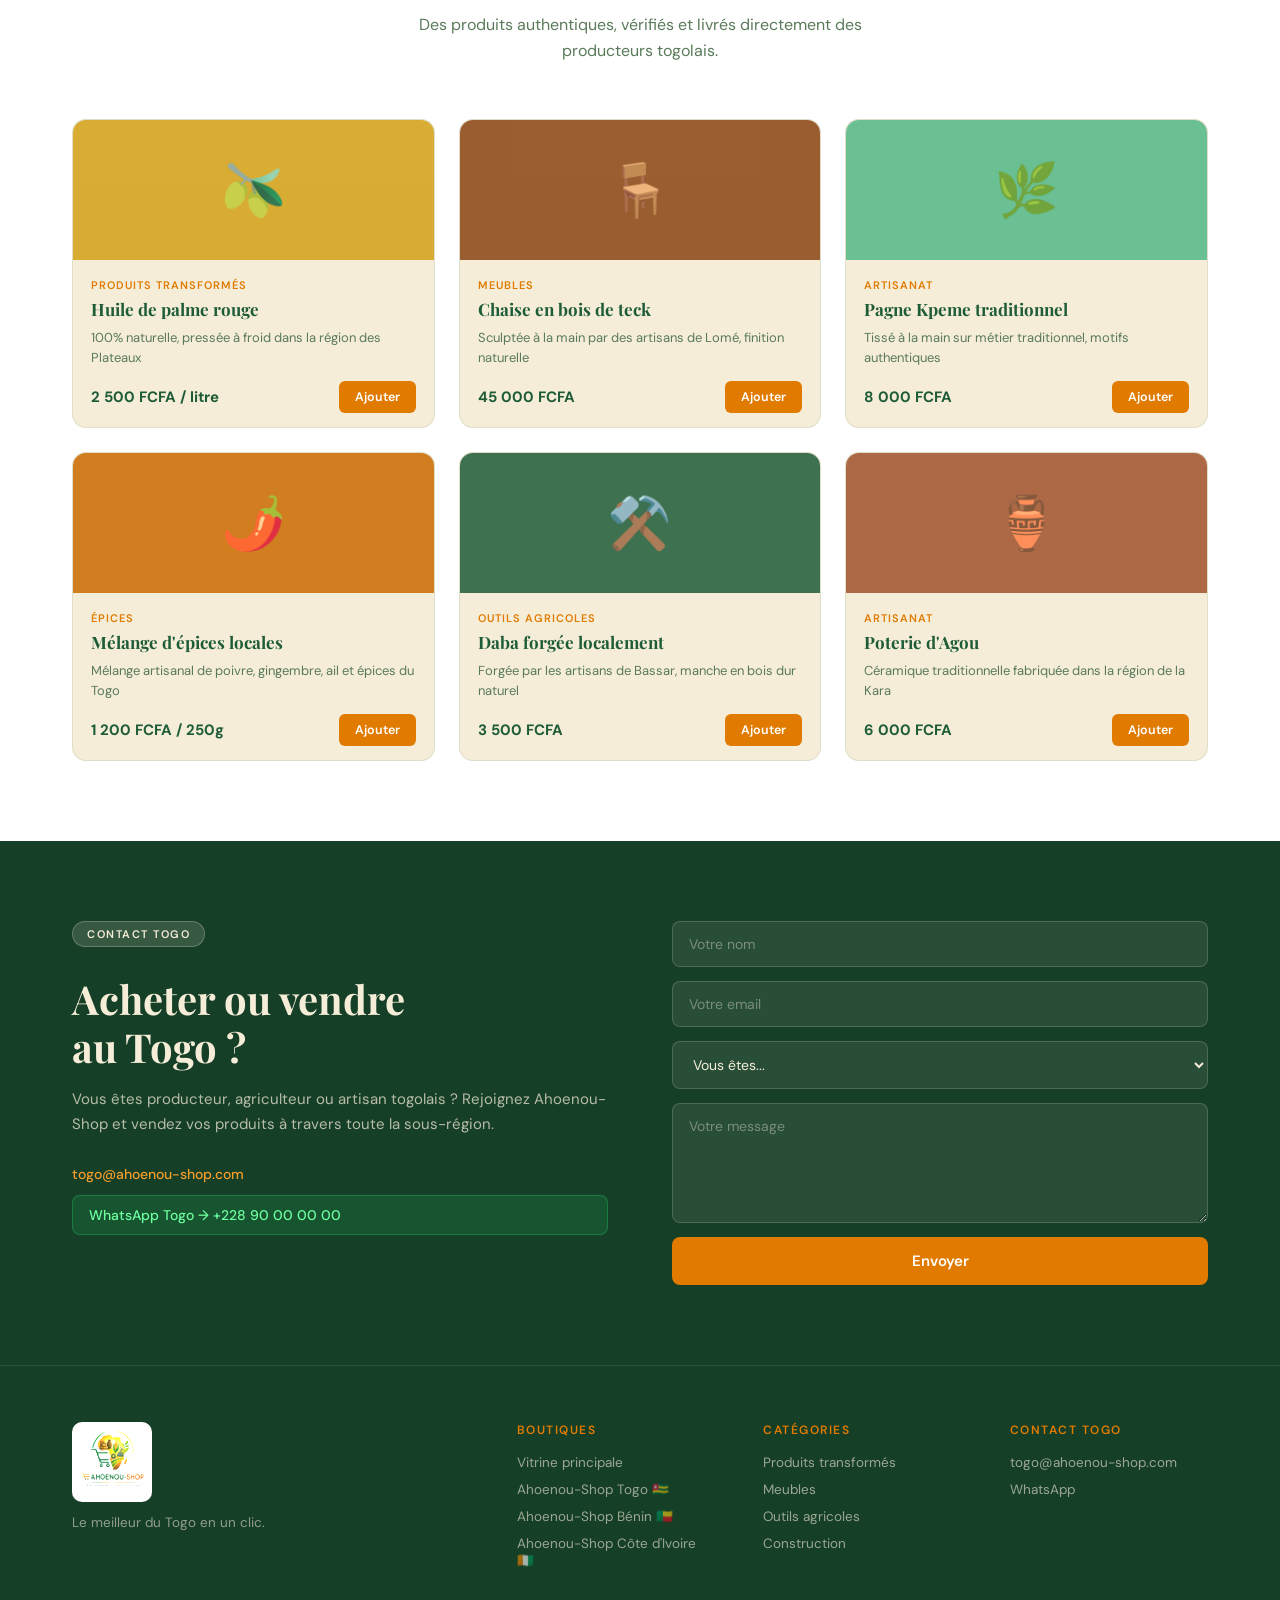
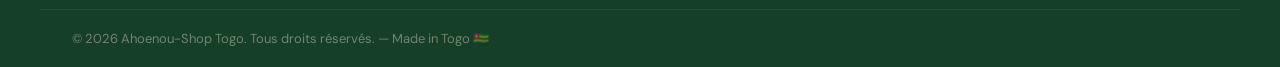
<file: ahoenou-shop/ahoenou-shop/pages/togo.html>
<!DOCTYPE html>
<html lang="fr">
<head>
<meta charset="UTF-8"/>
<meta name="viewport" content="width=device-width, initial-scale=1.0"/>
<title>Ahoenou-Shop Togo — Produits locaux togolais</title>
<link rel="preconnect" href="https://fonts.googleapis.com"/>
<link rel="preconnect" href="https://fonts.gstatic.com" crossorigin/>
<link href="https://fonts.googleapis.com/css2?family=Playfair+Display:wght@700;900&family=DM+Sans:wght@300;400;500;600&display=swap" rel="stylesheet"/>
<link rel="stylesheet" href="../css/main.css"/>
<link rel="stylesheet" href="../css/country.css"/>
</head>
<body>
<nav class="navbar">
  <div class="nav-inner">
    <a href="../index.html" class="nav-logo"><img src="../images/logo-transparent.png" alt="Ahoenou-Shop" class="nav-logo-img"/></a>
    <div class="country-breadcrumb">
      <a href="../index.html">Accueil</a> <span>›</span>
      <span class="bc-active">🇹🇬 Togo</span>
    </div>
    <div class="nav-links">
      <a href="#produits">Produits</a>
      <a href="#categories">Catégories</a>
      <a href="#contact">Contact</a>
    </div>
    <a href="#produits" class="nav-cta">Voir les produits</a>
  </div>
</nav>

<section class="country-hero togo-hero">
  <div class="ch-inner">
    <div class="country-hero-bg" style="background-image: url('../images/hero-togo.png');"></div>
    <div class="ch-country-flag">🇹🇬</div>
    <div class="ch-flag-bar">
      <span style="background:#006a4e"></span>
      <span style="background:#ffd700"></span>
      <span style="background:#006a4e"></span>
      <span style="background:#ffd700"></span>
      <span style="background:#d21034"></span>
    </div>
    <div class="ch-content">
      <div class="ch-badge">🇹🇬 Boutique Officielle · TG</div>
      <h1>Ahoenou-Shop<br/><span>Togo</span></h1>
      <p class="ch-slogan">"Ahoenou" — Boutique des produits locaux en Ewé</p>
      <p class="ch-desc">Découvrez les meilleurs produits fabriqués et transformés au Togo — de Lomé à Kara, l'authenticité du terroir togolais à portée de clic.</p>
      <div class="ch-actions">
        <a href="#produits" class="btn-primary">Explorer les produits</a>
        <a href="#contact" class="btn-ghost">Vendre sur Ahoenou-Shop</a>
      </div>
    </div>
    <div class="ch-stats">
      <div class="ch-stat"><span class="ch-n">150+</span><span class="ch-l">Produits</span></div>
      <div class="ch-stat"><span class="ch-n">50+</span><span class="ch-l">Vendeurs</span></div>
      <div class="ch-stat"><span class="ch-n">5</span><span class="ch-l">Régions</span></div>
    </div>
  </div>
</section>

<section class="country-cats" id="categories">
  <div class="section-inner">
    <div class="section-head">
      <span class="section-tag">Catégories disponibles</span>
      <h2>Nos produits togolais</h2>
    </div>
    <div class="ccat-grid">
      <div class="ccat-card"><div class="ccat-emoji">🫒</div><h4>Produits agricoles transformés</h4><p>Huile de palme, noix de karité, farine de manioc, pâte de pistache, épices locales</p></div>
      <div class="ccat-card"><div class="ccat-emoji">🪑</div><h4>Meubles artisanaux</h4><p>Chaises, tables et meubles sculptés dans le bois de teck et d'iroko togolais</p></div>
      <div class="ccat-card"><div class="ccat-emoji">⚒️</div><h4>Outils agricoles</h4><p>Houes, dabas, machettes, arrosoirs et semences sélectionnées par des agriculteurs togolais</p></div>
      <div class="ccat-card"><div class="ccat-emoji">🧱</div><h4>Matériaux de construction</h4><p>Briques en terre cuite, sable, gravier et matériaux produits localement</p></div>
      <div class="ccat-card"><div class="ccat-emoji">📱</div><h4>Services innovants</h4><p>Solutions digitales, fintech mobile money, services de livraison et logistique locale</p></div>
      <div class="ccat-card"><div class="ccat-emoji">🎨</div><h4>Artisanat togolais</h4><p>Pagnes Kpeme, poteries d'Agou, bijoux Bassar, tissus Kente et objets culturels</p></div>
    </div>
  </div>
</section>

<section class="country-products" id="produits">
  <div class="section-inner">
    <div class="section-head">
      <span class="section-tag">Nos produits vedettes</span>
      <h2>Sélection du moment</h2>
      <p>Des produits authentiques, vérifiés et livrés directement des producteurs togolais.</p>
    </div>
    <div class="products-grid">
      <div class="prod-card"><div class="prod-img" style="background:#d4a017">🫒</div><div class="prod-body"><span class="prod-cat">Produits transformés</span><h4>Huile de palme rouge</h4><p>100% naturelle, pressée à froid dans la région des Plateaux</p><div class="prod-footer"><span class="prod-price">2 500 FCFA / litre</span><button class="prod-btn">Ajouter</button></div></div></div>
      <div class="prod-card"><div class="prod-img" style="background:#8B4513">🪑</div><div class="prod-body"><span class="prod-cat">Meubles</span><h4>Chaise en bois de teck</h4><p>Sculptée à la main par des artisans de Lomé, finition naturelle</p><div class="prod-footer"><span class="prod-price">45 000 FCFA</span><button class="prod-btn">Ajouter</button></div></div></div>
      <div class="prod-card"><div class="prod-img" style="background:#52b788">🌿</div><div class="prod-body"><span class="prod-cat">Artisanat</span><h4>Pagne Kpeme traditionnel</h4><p>Tissé à la main sur métier traditionnel, motifs authentiques</p><div class="prod-footer"><span class="prod-price">8 000 FCFA</span><button class="prod-btn">Ajouter</button></div></div></div>
      <div class="prod-card"><div class="prod-img" style="background:#c96a00">🌶️</div><div class="prod-body"><span class="prod-cat">Épices</span><h4>Mélange d'épices locales</h4><p>Mélange artisanal de poivre, gingembre, ail et épices du Togo</p><div class="prod-footer"><span class="prod-price">1 200 FCFA / 250g</span><button class="prod-btn">Ajouter</button></div></div></div>
      <div class="prod-card"><div class="prod-img" style="background:#1e5c38">⚒️</div><div class="prod-body"><span class="prod-cat">Outils agricoles</span><h4>Daba forgée localement</h4><p>Forgée par les artisans de Bassar, manche en bois dur naturel</p><div class="prod-footer"><span class="prod-price">3 500 FCFA</span><button class="prod-btn">Ajouter</button></div></div></div>
      <div class="prod-card"><div class="prod-img" style="background:#a0522d">🏺</div><div class="prod-body"><span class="prod-cat">Artisanat</span><h4>Poterie d'Agou</h4><p>Céramique traditionnelle fabriquée dans la région de la Kara</p><div class="prod-footer"><span class="prod-price">6 000 FCFA</span><button class="prod-btn">Ajouter</button></div></div></div>
    </div>
  </div>
</section>

<section class="country-contact" id="contact">
  <div class="section-inner contact-inner">
    <div class="contact-left">
      <span class="section-tag-light">Contact Togo</span>
      <h2>Acheter ou vendre<br/>au Togo ?</h2>
      <p>Vous êtes producteur, agriculteur ou artisan togolais ? Rejoignez Ahoenou-Shop et vendez vos produits à travers toute la sous-région.</p>
      <div class="contact-info">
        <a href="mailto:togo@ahoenou-shop.com" class="contact-link">togo@ahoenou-shop.com</a>
        <a href="https://wa.me/22890000000" class="contact-link whatsapp">WhatsApp Togo → +228 90 00 00 00</a>
      </div>
    </div>
    <form class="contact-form">
      <input type="text" placeholder="Votre nom" required/>
      <input type="email" placeholder="Votre email" required/>
      <select><option value="">Vous êtes...</option><option>Acheteur</option><option>Producteur / Artisan togolais</option><option>Autre</option></select>
      <textarea placeholder="Votre message" rows="4" required></textarea>
      <button type="submit" class="btn-primary">Envoyer</button>
    </form>
  </div>
</section>

<footer class="footer">
  <div class="footer-inner">
    <div class="footer-brand">
      <a href="../index.html" class="nav-logo"><img src="../images/logo-transparent.png" alt="Ahoenou-Shop" class="nav-logo-img"/></a>
      <p>Le meilleur du Togo en un clic.</p>
    </div>
    <div class="footer-links"><h5>Boutiques</h5><a href="../index.html">Vitrine principale</a><a href="togo.html">Ahoenou-Shop Togo 🇹🇬</a><a href="benin.html">Ahoenou-Shop Bénin 🇧🇯</a><a href="ci.html">Ahoenou-Shop Côte d'Ivoire 🇨🇮</a></div>
    <div class="footer-links"><h5>Catégories</h5><a href="#">Produits transformés</a><a href="#">Meubles</a><a href="#">Outils agricoles</a><a href="#">Construction</a></div>
    <div class="footer-links"><h5>Contact Togo</h5><a href="mailto:togo@ahoenou-shop.com">togo@ahoenou-shop.com</a><a href="https://wa.me/22890000000">WhatsApp</a></div>
  </div>
  <div class="footer-bottom"><p>© 2026 Ahoenou-Shop Togo. Tous droits réservés. — Made in Togo 🇹🇬</p></div>
</footer>
<script src="../js/main.js"></script>
</body>
</html>
</file>
<file: ahoenou-shop/css/main.css>
/* ===== VARIABLES ===== */
:root {
  --green: #1e5c38;
  --green-dark: #163f28;
  --green-light: #2d7a4f;
  --orange: #e07b00;
  --orange-light: #f59e2a;
  --cream: #f5edd8;
  --cream-dark: #ede0c4;
  --white: #ffffff;
  --text: #1a2e1e;
  --text-muted: #5a7a5a;
  --font-display: 'Playfair Display', Georgia, serif;
  --font-body: 'DM Sans', sans-serif;
  --radius: 14px;
  --radius-sm: 8px;
  --shadow: 0 4px 24px rgba(30,92,56,0.10);
  --shadow-lg: 0 8px 48px rgba(30,92,56,0.16);
}

/* ===== RESET ===== */
*, *::before, *::after { box-sizing: border-box; margin: 0; padding: 0; }
html { scroll-behavior: smooth; }
body { font-family: var(--font-body); color: var(--text); background: var(--cream); overflow-x: hidden; }
a { text-decoration: none; color: inherit; }
img { max-width: 100%; display: block; }

/* ===== NAVBAR ===== */
.navbar {
  position: sticky; top: 0; z-index: 100;
  background: var(--cream);
  border-bottom: 1px solid rgba(30,92,56,0.12);
  backdrop-filter: blur(8px);
}
.nav-inner {
  max-width: 1200px; margin: 0 auto;
  display: flex; align-items: center; gap: 32px;
  padding: 14px 32px;
}
.nav-logo {
  display: flex; align-items: center; gap: 10px;
  flex-shrink: 0;
}
.logo-text {
  font-family: var(--font-display);
  font-size: 20px; font-weight: 700;
  color: var(--green);
}
.logo-text em { color: var(--orange); font-style: normal; }
.nav-links {
  display: flex; gap: 28px; margin-left: auto;
  font-size: 14px; font-weight: 500;
}
.nav-links a {
  color: var(--green);
  transition: color 0.2s;
}
.nav-links a:hover { color: var(--orange); }
.nav-cta {
  background: var(--green);
  color: var(--cream);
  font-size: 13.5px; font-weight: 600;
  padding: 10px 22px; border-radius: var(--radius-sm);
  transition: background 0.2s;
  white-space: nowrap;
}
.nav-cta:hover { background: var(--orange); }
.nav-burger {
  display: none;
  background: none; border: none; cursor: pointer;
  font-size: 22px; color: var(--green); margin-left: auto;
}

/* ===== BUTTONS ===== */
.btn-primary {
  display: inline-block;
  background: var(--orange);
  color: var(--white);
  font-family: var(--font-body);
  font-size: 15px; font-weight: 600;
  padding: 14px 30px; border-radius: var(--radius-sm);
  border: none; cursor: pointer;
  transition: background 0.2s, transform 0.15s;
}
.btn-primary:hover { background: #c96a00; transform: translateY(-1px); }
.btn-ghost {
  display: inline-block;
  background: transparent;
  color: var(--green);
  font-family: var(--font-body);
  font-size: 15px; font-weight: 600;
  padding: 14px 28px; border-radius: var(--radius-sm);
  border: 2px solid var(--green);
  transition: all 0.2s;
}
.btn-ghost:hover { background: var(--green); color: var(--cream); }

/* ===== HERO ===== */
.hero {
  min-height: 88vh;
  display: flex; align-items: center;
  position: relative;
  overflow: hidden;
  padding: 80px 32px 60px;
  max-width: 1200px; margin: 0 auto;
  gap: 60px;
}
.hero-bg-pattern {
  position: absolute; inset: 0;
  background-image: radial-gradient(circle, rgba(30,92,56,0.06) 1.5px, transparent 1.5px);
  background-size: 28px 28px;
  pointer-events: none;
}
.hero-content { flex: 1; position: relative; z-index: 2; }
.hero-tag {
  display: inline-block;
  background: rgba(30,92,56,0.10);
  color: var(--green);
  font-size: 12px; font-weight: 600;
  letter-spacing: 1.5px; text-transform: uppercase;
  padding: 6px 16px; border-radius: 20px;
  border: 1px solid rgba(30,92,56,0.2);
  margin-bottom: 24px;
}
.hero-title {
  font-family: var(--font-display);
  font-size: clamp(42px, 6vw, 72px);
  font-weight: 900; line-height: 1.05;
  color: var(--text);
  margin-bottom: 20px;
}
.hero-title span { color: var(--green); }
.hero-sub {
  font-size: 16px; line-height: 1.7;
  color: var(--text-muted);
  max-width: 480px;
  margin-bottom: 36px;
}
.hero-actions { display: flex; gap: 14px; flex-wrap: wrap; margin-bottom: 36px; }
.hero-pills { display: flex; gap: 10px; flex-wrap: wrap; }
.pill {
  background: var(--white);
  border: 1px solid rgba(30,92,56,0.18);
  color: var(--green);
  font-size: 13px; font-weight: 500;
  padding: 7px 16px; border-radius: 20px;
}
.hero-visual {
  flex: 0 0 380px;
  display: flex; flex-direction: column;
  align-items: center; gap: 24px;
  position: relative; z-index: 2;
}
.africa-blob {
  width: 280px; height: 340px;
  filter: drop-shadow(0 12px 40px rgba(30,92,56,0.25));
  animation: float 5s ease-in-out infinite;
}
.africa-blob svg { width: 100%; height: 100%; }
@keyframes float {
  0%, 100% { transform: translateY(0); }
  50% { transform: translateY(-12px); }
}
.hero-stats {
  display: flex; gap: 32px;
}
.hstat { text-align: center; }
.hstat-n { display: block; font-family: var(--font-display); font-size: 28px; font-weight: 700; color: var(--green); }
.hstat-l { display: block; font-size: 12px; color: var(--text-muted); font-weight: 500; margin-top: 2px; }

/* ===== SECTIONS COMMUNES ===== */
.section-inner { max-width: 1200px; margin: 0 auto; padding: 80px 32px; }
.section-head { text-align: center; margin-bottom: 56px; }
.section-head h2 {
  font-family: var(--font-display);
  font-size: clamp(28px, 4vw, 44px); font-weight: 700;
  color: var(--text); margin-bottom: 14px; line-height: 1.2;
}
.section-head p { font-size: 16px; color: var(--text-muted); max-width: 520px; margin: 0 auto; line-height: 1.6; }
.section-tag {
  display: inline-block;
  background: rgba(30,92,56,0.1); color: var(--green);
  font-size: 11px; font-weight: 600; letter-spacing: 1.5px;
  text-transform: uppercase; padding: 5px 14px; border-radius: 20px;
  border: 1px solid rgba(30,92,56,0.2); margin-bottom: 16px;
}
.section-head.light h2 { color: var(--cream); }
.section-tag-light {
  display: inline-block;
  background: rgba(245,237,216,0.15); color: var(--cream);
  font-size: 11px; font-weight: 600; letter-spacing: 1.5px;
  text-transform: uppercase; padding: 5px 14px; border-radius: 20px;
  border: 1px solid rgba(245,237,216,0.25); margin-bottom: 16px;
}

/* ===== COUNTRIES ===== */
.countries { background: var(--white); }
.countries-grid {
  display: grid; grid-template-columns: repeat(3, 1fr);
  gap: 24px;
}
.country-card {
  background: var(--cream);
  border-radius: var(--radius);
  overflow: hidden;
  border: 1.5px solid rgba(30,92,56,0.12);
  display: flex; flex-direction: column;
  transition: transform 0.25s, box-shadow 0.25s;
  cursor: pointer;
}
.country-card:hover { transform: translateY(-6px); box-shadow: var(--shadow-lg); }
.country-flag { font-size: 48px; text-align: center; padding: 28px 0 12px; }
.country-stripe {
  display: flex; height: 6px;
}
.togo .country-stripe span:nth-child(1) { background: #006a4e; flex: 1; }
.togo .country-stripe span:nth-child(2) { background: #ffd700; flex: 1; }
.togo .country-stripe span:nth-child(3) { background: #006a4e; flex: 1; }
.togo .country-stripe span:nth-child(4) { background: #ffd700; flex: 1; }
.togo .country-stripe span:nth-child(5) { background: #d21034; flex: 1; }
.benin .country-stripe span:nth-child(1) { background: #008751; flex: 1; }
.benin .country-stripe span:nth-child(2) { background: #ffd700; flex: 2; }
.benin .country-stripe span:nth-child(3) { background: #e8112d; flex: 2; }
.ci .country-stripe span:nth-child(1) { background: #f77f00; flex: 1; }
.ci .country-stripe span:nth-child(2) { background: #ffffff; flex: 1; }
.ci .country-stripe span:nth-child(3) { background: #009a44; flex: 1; }
.country-body { padding: 20px 22px; flex: 1; }
.country-body h3 {
  font-family: var(--font-display); font-size: 20px; font-weight: 700;
  color: var(--green); margin-bottom: 2px;
}
.country-name {
  font-size: 13px; font-weight: 600; color: var(--orange);
  text-transform: uppercase; letter-spacing: 1px; margin-bottom: 12px;
}
.country-desc { font-size: 13.5px; color: var(--text-muted); line-height: 1.6; margin-bottom: 16px; }
.country-tags { display: flex; flex-wrap: wrap; gap: 6px; }
.country-tags span {
  background: rgba(30,92,56,0.08); color: var(--green);
  font-size: 11.5px; font-weight: 500;
  padding: 4px 12px; border-radius: 20px;
  border: 1px solid rgba(30,92,56,0.15);
}
.country-cta {
  padding: 16px 22px;
  background: var(--green); color: var(--cream);
  font-size: 13.5px; font-weight: 600;
  text-align: center;
  transition: background 0.2s;
}
.country-card:hover .country-cta { background: var(--orange); }
.coming-soon {
  text-align: center; margin-top: 32px;
  font-size: 14px; color: var(--text-muted);
}
.coming-soon span {
  background: rgba(30,92,56,0.06);
  padding: 8px 20px; border-radius: 20px;
  border: 1px dashed rgba(30,92,56,0.2);
}

/* ===== CATEGORIES ===== */
.categories { background: var(--green); }
.categories .section-head h2 { color: var(--cream); }
.cats-grid {
  display: grid; grid-template-columns: repeat(3, 1fr);
  gap: 20px;
}
.cat-item {
  background: rgba(255,255,255,0.07);
  border: 1px solid rgba(245,237,216,0.12);
  border-radius: var(--radius);
  padding: 28px 22px;
  transition: background 0.2s, transform 0.2s;
}
.cat-item:hover { background: rgba(255,255,255,0.12); transform: translateY(-3px); }
.cat-ico { margin-bottom: 16px; }
.cat-item h4 {
  font-family: var(--font-display); font-size: 17px; font-weight: 700;
  color: var(--cream); margin-bottom: 10px;
}
.cat-item p { font-size: 13.5px; color: rgba(245,237,216,0.7); line-height: 1.6; }

/* ===== WHY ===== */
.why { background: var(--cream-dark); }
.why-grid {
  display: grid; grid-template-columns: repeat(4, 1fr);
  gap: 24px;
}
.why-item {
  background: var(--white);
  border-radius: var(--radius);
  padding: 28px 22px;
  border: 1px solid rgba(30,92,56,0.08);
}
.why-num {
  font-family: var(--font-display); font-size: 36px; font-weight: 900;
  color: var(--orange); opacity: 0.8; margin-bottom: 14px; line-height: 1;
}
.why-item h4 {
  font-size: 16px; font-weight: 600;
  color: var(--green); margin-bottom: 10px;
}
.why-item p { font-size: 13.5px; color: var(--text-muted); line-height: 1.65; }

/* ===== CONTACT ===== */
.contact { background: var(--green-dark); }
.contact-inner {
  display: grid; grid-template-columns: 1fr 1fr;
  gap: 64px; align-items: start;
}
.contact-left h2 {
  font-family: var(--font-display); font-size: clamp(26px, 3.5vw, 40px);
  font-weight: 700; color: var(--cream); margin-bottom: 16px; margin-top: 12px;
  line-height: 1.2;
}
.contact-left p { font-size: 15px; color: rgba(245,237,216,0.72); line-height: 1.65; margin-bottom: 28px; }
.contact-info { display: flex; flex-direction: column; gap: 12px; }
.contact-link {
  color: var(--orange-light); font-size: 14px; font-weight: 500;
  transition: color 0.2s;
}
.contact-link:hover { color: var(--cream); }
.contact-link.whatsapp {
  background: rgba(37,211,102,0.15);
  padding: 10px 16px; border-radius: var(--radius-sm);
  border: 1px solid rgba(37,211,102,0.3);
  color: #6effa0;
}
.contact-form { display: flex; flex-direction: column; gap: 14px; }
.contact-form input,
.contact-form select,
.contact-form textarea {
  width: 100%;
  background: rgba(255,255,255,0.08);
  border: 1px solid rgba(245,237,216,0.18);
  border-radius: var(--radius-sm);
  padding: 13px 16px;
  font-family: var(--font-body); font-size: 14px;
  color: var(--cream);
  outline: none;
  transition: border-color 0.2s;
}
.contact-form input::placeholder,
.contact-form textarea::placeholder { color: rgba(245,237,216,0.4); }
.contact-form select option { background: var(--green-dark); color: var(--cream); }
.contact-form input:focus,
.contact-form select:focus,
.contact-form textarea:focus { border-color: var(--orange); }
.contact-form textarea { resize: vertical; min-height: 120px; }

/* ===== FOOTER ===== */
.footer { background: var(--green-dark); border-top: 1px solid rgba(245,237,216,0.1); }
.footer-inner {
  max-width: 1200px; margin: 0 auto;
  display: grid; grid-template-columns: 2fr 1fr 1fr 1fr;
  gap: 48px; padding: 56px 32px 40px;
}
.footer-brand .logo-text { font-size: 18px; }
.footer-brand p { font-size: 13.5px; color: rgba(245,237,216,0.55); margin-top: 10px; max-width: 220px; line-height: 1.6; }
.footer-links { display: flex; flex-direction: column; gap: 10px; }
.footer-links h5 {
  font-size: 12px; font-weight: 600; letter-spacing: 1.5px;
  text-transform: uppercase; color: var(--orange);
  margin-bottom: 6px;
}
.footer-links a { font-size: 13.5px; color: rgba(245,237,216,0.6); transition: color 0.2s; }
.footer-links a:hover { color: var(--cream); }
.footer-bottom {
  max-width: 1200px; margin: 0 auto;
  padding: 20px 32px;
  border-top: 1px solid rgba(245,237,216,0.08);
  font-size: 13px; color: rgba(245,237,216,0.4);
}

/* ===== RESPONSIVE ===== */
@media (max-width: 900px) {
  .hero { flex-direction: column; padding: 60px 24px 40px; gap: 40px; min-height: auto; }
  .hero-visual { flex: none; width: 100%; }
  .africa-blob { width: 200px; height: 240px; }
  .countries-grid { grid-template-columns: 1fr; }
  .cats-grid { grid-template-columns: 1fr 1fr; }
  .why-grid { grid-template-columns: 1fr 1fr; }
  .contact-inner { grid-template-columns: 1fr; gap: 40px; }
  .footer-inner { grid-template-columns: 1fr 1fr; gap: 32px; }
  .nav-links { display: none; }
  .nav-burger { display: block; }
  .nav-cta { display: none; }
}
@media (max-width: 600px) {
  .cats-grid { grid-template-columns: 1fr; }
  .why-grid { grid-template-columns: 1fr; }
  .footer-inner { grid-template-columns: 1fr; }
  .hero-stats { gap: 20px; }
}

/* ===== LOGO IMAGE ===== */
.nav-logo-img {
  height: 52px;
  width: auto;
  display: block;
  filter: drop-shadow(0 2px 4px rgba(0,0,0,0.1));
}
.hero-logo-big {
  display: flex;
  justify-content: center;
  align-items: center;
  animation: float 5s ease-in-out infinite;
}
.hero-logo-img {
  width: 340px;
  height: auto;
  filter: drop-shadow(0 16px 48px rgba(30,92,56,0.2));
}
.sidebar-logo img {
  height: 40px;
  width: auto;
}
@media (max-width: 900px) {
  .hero-logo-img { width: 240px; }
  .nav-logo-img { height: 42px; }
}
</file>
<file: ahoenou-shop/ahoenou-shop/css/main.css>
/* ===== VARIABLES ===== */
:root {
  --green: #1e5c38;
  --green-dark: #163f28;
  --green-light: #2d7a4f;
  --orange: #e07b00;
  --orange-light: #f59e2a;
  --cream: #f5edd8;
  --cream-dark: #ede0c4;
  --white: #ffffff;
  --text: #1a2e1e;
  --text-muted: #5a7a5a;
  --font-display: 'Playfair Display', Georgia, serif;
  --font-body: 'DM Sans', sans-serif;
  --radius: 14px;
  --radius-sm: 8px;
  --shadow: 0 4px 24px rgba(30,92,56,0.10);
  --shadow-lg: 0 8px 48px rgba(30,92,56,0.16);
}

/* ===== RESET ===== */
*, *::before, *::after { box-sizing: border-box; margin: 0; padding: 0; }
html { scroll-behavior: smooth; }
body { font-family: var(--font-body); color: var(--text); background: var(--cream); overflow-x: hidden; }
a { text-decoration: none; color: inherit; }
img { max-width: 100%; display: block; }

/* ===== NAVBAR ===== */
.navbar {
  position: sticky; top: 0; z-index: 100;
  background: var(--cream);
  border-bottom: 1px solid rgba(30,92,56,0.12);
  backdrop-filter: blur(8px);
}
.nav-inner {
  max-width: 1200px; margin: 0 auto;
  display: flex; align-items: center; gap: 32px;
  padding: 14px 32px;
}
.nav-logo {
  display: flex; align-items: center; gap: 10px;
  flex-shrink: 0;
}
.logo-text {
  font-family: var(--font-display);
  font-size: 20px; font-weight: 700;
  color: var(--green);
}
.logo-text em { color: var(--orange); font-style: normal; }
.nav-links {
  display: flex; gap: 28px; margin-left: auto;
  font-size: 14px; font-weight: 500;
}
.nav-links a {
  color: var(--green);
  transition: color 0.2s;
}
.nav-links a:hover { color: var(--orange); }
.nav-cta {
  background: var(--green);
  color: var(--cream);
  font-size: 13.5px; font-weight: 600;
  padding: 10px 22px; border-radius: var(--radius-sm);
  transition: background 0.2s;
  white-space: nowrap;
}
.nav-cta:hover { background: var(--orange); }
.nav-burger {
  display: none;
  background: none; border: none; cursor: pointer;
  font-size: 22px; color: var(--green); margin-left: auto;
}

/* ===== BUTTONS ===== */
.btn-primary {
  display: inline-block;
  background: var(--orange);
  color: var(--white);
  font-family: var(--font-body);
  font-size: 15px; font-weight: 600;
  padding: 14px 30px; border-radius: var(--radius-sm);
  border: none; cursor: pointer;
  transition: background 0.2s, transform 0.15s;
}
.btn-primary:hover { background: #c96a00; transform: translateY(-1px); }
.btn-ghost {
  display: inline-block;
  background: transparent;
  color: var(--green);
  font-family: var(--font-body);
  font-size: 15px; font-weight: 600;
  padding: 14px 28px; border-radius: var(--radius-sm);
  border: 2px solid var(--green);
  transition: all 0.2s;
}
.btn-ghost:hover { background: var(--green); color: var(--cream); }

/* ===== HERO ===== */
.hero {
  min-height: 88vh;
  display: flex; align-items: center;
  position: relative;
  overflow: hidden;
  padding: 80px 32px 60px;
  max-width: 1200px; margin: 0 auto;
  gap: 60px;
}
.hero-bg-pattern {
  position: absolute; inset: 0;
  background-image: radial-gradient(circle, rgba(30,92,56,0.06) 1.5px, transparent 1.5px);
  background-size: 28px 28px;
  pointer-events: none;
}
.hero-content { flex: 1; position: relative; z-index: 2; }
.hero-tag {
  display: inline-block;
  background: rgba(30,92,56,0.10);
  color: var(--green);
  font-size: 12px; font-weight: 600;
  letter-spacing: 1.5px; text-transform: uppercase;
  padding: 6px 16px; border-radius: 20px;
  border: 1px solid rgba(30,92,56,0.2);
  margin-bottom: 24px;
}
.hero-title {
  font-family: var(--font-display);
  font-size: clamp(42px, 6vw, 72px);
  font-weight: 900; line-height: 1.05;
  color: var(--text);
  margin-bottom: 20px;
}
.hero-title span { color: var(--green); }
.hero-sub {
  font-size: 16px; line-height: 1.7;
  color: var(--text-muted);
  max-width: 480px;
  margin-bottom: 36px;
}
.hero-actions { display: flex; gap: 14px; flex-wrap: wrap; margin-bottom: 36px; }
.hero-pills { display: flex; gap: 10px; flex-wrap: wrap; }
.pill {
  background: var(--white);
  border: 1px solid rgba(30,92,56,0.18);
  color: var(--green);
  font-size: 13px; font-weight: 500;
  padding: 7px 16px; border-radius: 20px;
}
.hero-visual {
  flex: 0 0 380px;
  display: flex; flex-direction: column;
  align-items: center; gap: 24px;
  position: relative; z-index: 2;
}
.africa-blob {
  width: 280px; height: 340px;
  filter: drop-shadow(0 12px 40px rgba(30,92,56,0.25));
  animation: float 5s ease-in-out infinite;
}
.africa-blob svg { width: 100%; height: 100%; }
@keyframes float {
  0%, 100% { transform: translateY(0); }
  50% { transform: translateY(-12px); }
}
.hero-stats {
  display: flex; gap: 32px;
}
.hstat { text-align: center; }
.hstat-n { display: block; font-family: var(--font-display); font-size: 28px; font-weight: 700; color: var(--green); }
.hstat-l { display: block; font-size: 12px; color: var(--text-muted); font-weight: 500; margin-top: 2px; }

/* ===== SECTIONS COMMUNES ===== */
.section-inner { max-width: 1200px; margin: 0 auto; padding: 80px 32px; }
.section-head { text-align: center; margin-bottom: 56px; }
.section-head h2 {
  font-family: var(--font-display);
  font-size: clamp(28px, 4vw, 44px); font-weight: 700;
  color: var(--text); margin-bottom: 14px; line-height: 1.2;
}
.section-head p { font-size: 16px; color: var(--text-muted); max-width: 520px; margin: 0 auto; line-height: 1.6; }
.section-tag {
  display: inline-block;
  background: rgba(30,92,56,0.1); color: var(--green);
  font-size: 11px; font-weight: 600; letter-spacing: 1.5px;
  text-transform: uppercase; padding: 5px 14px; border-radius: 20px;
  border: 1px solid rgba(30,92,56,0.2); margin-bottom: 16px;
}
.section-head.light h2 { color: var(--cream); }
.section-tag-light {
  display: inline-block;
  background: rgba(245,237,216,0.15); color: var(--cream);
  font-size: 11px; font-weight: 600; letter-spacing: 1.5px;
  text-transform: uppercase; padding: 5px 14px; border-radius: 20px;
  border: 1px solid rgba(245,237,216,0.25); margin-bottom: 16px;
}

/* ===== COUNTRIES ===== */
.countries { background: var(--white); }
.countries-grid {
  display: grid; grid-template-columns: repeat(3, 1fr);
  gap: 24px;
}
.country-card {
  background: var(--cream);
  border-radius: var(--radius);
  overflow: hidden;
  border: 1.5px solid rgba(30,92,56,0.12);
  display: flex; flex-direction: column;
  transition: transform 0.25s, box-shadow 0.25s;
  cursor: pointer;
}
.country-card:hover { transform: translateY(-6px); box-shadow: var(--shadow-lg); }
.country-flag { font-size: 48px; text-align: center; padding: 28px 0 12px; }
.country-stripe {
  display: flex; height: 6px;
}
.togo .country-stripe span:nth-child(1) { background: #006a4e; flex: 1; }
.togo .country-stripe span:nth-child(2) { background: #ffd700; flex: 1; }
.togo .country-stripe span:nth-child(3) { background: #006a4e; flex: 1; }
.togo .country-stripe span:nth-child(4) { background: #ffd700; flex: 1; }
.togo .country-stripe span:nth-child(5) { background: #d21034; flex: 1; }
.benin .country-stripe span:nth-child(1) { background: #008751; flex: 1; }
.benin .country-stripe span:nth-child(2) { background: #ffd700; flex: 2; }
.benin .country-stripe span:nth-child(3) { background: #e8112d; flex: 2; }
.ci .country-stripe span:nth-child(1) { background: #f77f00; flex: 1; }
.ci .country-stripe span:nth-child(2) { background: #ffffff; flex: 1; }
.ci .country-stripe span:nth-child(3) { background: #009a44; flex: 1; }
.country-body { padding: 20px 22px; flex: 1; }
.country-body h3 {
  font-family: var(--font-display); font-size: 20px; font-weight: 700;
  color: var(--green); margin-bottom: 2px;
}
.country-name {
  font-size: 13px; font-weight: 600; color: var(--orange);
  text-transform: uppercase; letter-spacing: 1px; margin-bottom: 12px;
}
.country-desc { font-size: 13.5px; color: var(--text-muted); line-height: 1.6; margin-bottom: 16px; }
.country-tags { display: flex; flex-wrap: wrap; gap: 6px; }
.country-tags span {
  background: rgba(30,92,56,0.08); color: var(--green);
  font-size: 11.5px; font-weight: 500;
  padding: 4px 12px; border-radius: 20px;
  border: 1px solid rgba(30,92,56,0.15);
}
.country-cta {
  padding: 16px 22px;
  background: var(--green); color: var(--cream);
  font-size: 13.5px; font-weight: 600;
  text-align: center;
  transition: background 0.2s;
}
.country-card:hover .country-cta { background: var(--orange); }
.coming-soon {
  text-align: center; margin-top: 32px;
  font-size: 14px; color: var(--text-muted);
}
.coming-soon span {
  background: rgba(30,92,56,0.06);
  padding: 8px 20px; border-radius: 20px;
  border: 1px dashed rgba(30,92,56,0.2);
}

/* ===== CATEGORIES ===== */
.categories { background: var(--green); }
.categories .section-head h2 { color: var(--cream); }
.cats-grid {
  display: grid; grid-template-columns: repeat(3, 1fr);
  gap: 20px;
}
.cat-item {
  background: rgba(255,255,255,0.07);
  border: 1px solid rgba(245,237,216,0.12);
  border-radius: var(--radius);
  padding: 28px 22px;
  transition: background 0.2s, transform 0.2s;
}
.cat-item:hover { background: rgba(255,255,255,0.12); transform: translateY(-3px); }
.cat-ico { margin-bottom: 16px; }
.cat-item h4 {
  font-family: var(--font-display); font-size: 17px; font-weight: 700;
  color: var(--cream); margin-bottom: 10px;
}
.cat-item p { font-size: 13.5px; color: rgba(245,237,216,0.7); line-height: 1.6; }

/* ===== WHY ===== */
.why { background: var(--cream-dark); }
.why-grid {
  display: grid; grid-template-columns: repeat(4, 1fr);
  gap: 24px;
}
.why-item {
  background: var(--white);
  border-radius: var(--radius);
  padding: 28px 22px;
  border: 1px solid rgba(30,92,56,0.08);
}
.why-num {
  font-family: var(--font-display); font-size: 36px; font-weight: 900;
  color: var(--orange); opacity: 0.8; margin-bottom: 14px; line-height: 1;
}
.why-item h4 {
  font-size: 16px; font-weight: 600;
  color: var(--green); margin-bottom: 10px;
}
.why-item p { font-size: 13.5px; color: var(--text-muted); line-height: 1.65; }

/* ===== CONTACT ===== */
.contact { background: var(--green-dark); }
.contact-inner {
  display: grid; grid-template-columns: 1fr 1fr;
  gap: 64px; align-items: start;
}
.contact-left h2 {
  font-family: var(--font-display); font-size: clamp(26px, 3.5vw, 40px);
  font-weight: 700; color: var(--cream); margin-bottom: 16px; margin-top: 12px;
  line-height: 1.2;
}
.contact-left p { font-size: 15px; color: rgba(245,237,216,0.72); line-height: 1.65; margin-bottom: 28px; }
.contact-info { display: flex; flex-direction: column; gap: 12px; }
.contact-link {
  color: var(--orange-light); font-size: 14px; font-weight: 500;
  transition: color 0.2s;
}
.contact-link:hover { color: var(--cream); }
.contact-link.whatsapp {
  background: rgba(37,211,102,0.15);
  padding: 10px 16px; border-radius: var(--radius-sm);
  border: 1px solid rgba(37,211,102,0.3);
  color: #6effa0;
}
.contact-form { display: flex; flex-direction: column; gap: 14px; }
.contact-form input,
.contact-form select,
.contact-form textarea {
  width: 100%;
  background: rgba(255,255,255,0.08);
  border: 1px solid rgba(245,237,216,0.18);
  border-radius: var(--radius-sm);
  padding: 13px 16px;
  font-family: var(--font-body); font-size: 14px;
  color: var(--cream);
  outline: none;
  transition: border-color 0.2s;
}
.contact-form input::placeholder,
.contact-form textarea::placeholder { color: rgba(245,237,216,0.4); }
.contact-form select option { background: var(--green-dark); color: var(--cream); }
.contact-form input:focus,
.contact-form select:focus,
.contact-form textarea:focus { border-color: var(--orange); }
.contact-form textarea { resize: vertical; min-height: 120px; }

/* ===== FOOTER ===== */
.footer { background: var(--green-dark); border-top: 1px solid rgba(245,237,216,0.1); }
.footer-inner {
  max-width: 1200px; margin: 0 auto;
  display: grid; grid-template-columns: 2fr 1fr 1fr 1fr;
  gap: 48px; padding: 56px 32px 40px;
}
.footer-brand .logo-text { font-size: 18px; }
.footer-brand p { font-size: 13.5px; color: rgba(245,237,216,0.55); margin-top: 10px; max-width: 220px; line-height: 1.6; }
.footer-links { display: flex; flex-direction: column; gap: 10px; }
.footer-links h5 {
  font-size: 12px; font-weight: 600; letter-spacing: 1.5px;
  text-transform: uppercase; color: var(--orange);
  margin-bottom: 6px;
}
.footer-links a { font-size: 13.5px; color: rgba(245,237,216,0.6); transition: color 0.2s; }
.footer-links a:hover { color: var(--cream); }
.footer-bottom {
  max-width: 1200px; margin: 0 auto;
  padding: 20px 32px;
  border-top: 1px solid rgba(245,237,216,0.08);
  font-size: 13px; color: rgba(245,237,216,0.4);
}

/* ===== RESPONSIVE ===== */
@media (max-width: 900px) {
  .hero { flex-direction: column; padding: 60px 24px 40px; gap: 40px; min-height: auto; }
  .hero-visual { flex: none; width: 100%; }
  .africa-blob { width: 200px; height: 240px; }
  .countries-grid { grid-template-columns: 1fr; }
  .cats-grid { grid-template-columns: 1fr 1fr; }
  .why-grid { grid-template-columns: 1fr 1fr; }
  .contact-inner { grid-template-columns: 1fr; gap: 40px; }
  .footer-inner { grid-template-columns: 1fr 1fr; gap: 32px; }
  .nav-links { display: none; }
  .nav-burger { display: block; }
  .nav-cta { display: none; }
}
@media (max-width: 600px) {
  .cats-grid { grid-template-columns: 1fr; }
  .why-grid { grid-template-columns: 1fr; }
  .footer-inner { grid-template-columns: 1fr; }
  .hero-stats { gap: 20px; }
}

/* ===== LOGO IMAGE ===== */
.nav-logo-img-OLD {
  height: 80px;
  width: auto;
  display: block;
  filter: drop-shadow(0 2px 4px rgba(0,0,0,0.1));
}
.hero-logo-big {
  display: flex;
  justify-content: center;
  align-items: center;
  animation: float 5s ease-in-out infinite;
}
.hero-logo-img {
  width: 340px;
  height: auto;
  filter: drop-shadow(0 16px 48px rgba(30,92,56,0.2));
}
.sidebar-logo img {
  height: 40px;
  width: auto;
}
@media (max-width: 900px) {
  .hero-logo-img { width: 240px; }
  .nav-logo-img-OLD { height: 42px; }
}

/* ===== LOGO NAVBAR AMÉLIORÉ ===== */
.nav-logo-img {
  height: 80px;
  width: auto;
  display: block;
  background: #ffffff;
  border-radius: 12px;
  padding: 4px;
  box-shadow: 0 2px 8px rgba(0,0,0,0.12);
  filter: brightness(1.05) contrast(1.05);
}

/* ===== LOGO NAVBAR FINAL ===== */
.nav-logo-img {
  height: 75px;
  width: auto;
  display: block;
  border-radius: 10px;
  mix-blend-mode: multiply;
}

/* ===== LOGO FOOTER ===== */
.footer .nav-logo-img {
  height: 80px;
  width: auto;
  mix-blend-mode: screen;
  filter: brightness(1.2);
}

/* ===== HERO IMAGES ===== */
.hero-bg {
  position: absolute;
  inset: 0;
  background-size: cover;
  background-position: center;
  background-repeat: no-repeat;
  opacity: 0.18;
  z-index: 0;
  border-radius: 0;
}
.hero > * { position: relative; z-index: 1; }

/* ===== LOGO FOOTER FINAL ===== */
.footer .nav-logo-img {
  height: 80px;
  width: auto;
  mix-blend-mode: screen;
  filter: brightness(1.3);
}
</file>
<file: ahoenou-shop/css/dashboard.css>
:root {
  --green: #1e5c38;
  --green-dark: #163f28;
  --green-light: #2d7a4f;
  --orange: #e07b00;
  --orange-light: #f59e2a;
  --cream: #f5edd8;
  --cream-dark: #ede0c4;
  --white: #ffffff;
  --text: #1a2e1e;
  --text-muted: #6b7280;
  --sidebar-w: 240px;
  --font-display: 'Playfair Display', Georgia, serif;
  --font-body: 'DM Sans', sans-serif;
  --radius: 12px;
  --radius-sm: 8px;
  --border: 1px solid #e5e7eb;
}

*, *::before, *::after { box-sizing: border-box; margin: 0; padding: 0; }
html { height: 100%; }
body { font-family: var(--font-body); color: var(--text); background: #f4f6f4; height: 100%; }
a { text-decoration: none; color: inherit; }

/* ===== LAYOUT ===== */
.dash-body { display: flex; min-height: 100vh; }

/* ===== SIDEBAR ===== */
.sidebar {
  width: var(--sidebar-w);
  background: var(--green-dark);
  display: flex; flex-direction: column;
  position: fixed; top: 0; left: 0; bottom: 0;
  z-index: 50;
  overflow-y: auto;
}
.sidebar-logo {
  display: flex; align-items: center; gap: 10px;
  padding: 22px 18px 18px;
  border-bottom: 1px solid rgba(255,255,255,0.08);
  flex-shrink: 0;
}
.sb-brand {
  display: block;
  font-family: var(--font-display); font-size: 14px; font-weight: 700;
  color: var(--cream);
}
.sb-role {
  display: block;
  font-size: 11px; color: rgba(245,237,216,0.5);
  margin-top: 1px;
}
.sidebar-nav {
  flex: 1; padding: 16px 12px;
  display: flex; flex-direction: column; gap: 2px;
}
.sb-section {
  font-size: 10px; font-weight: 600; letter-spacing: 1.5px;
  text-transform: uppercase; color: rgba(245,237,216,0.35);
  padding: 14px 8px 6px;
}
.sb-link {
  display: flex; align-items: center; gap: 8px;
  padding: 9px 12px; border-radius: var(--radius-sm);
  font-size: 13.5px; color: rgba(245,237,216,0.65);
  transition: background 0.15s, color 0.15s;
}
.sb-link:hover { background: rgba(255,255,255,0.08); color: var(--cream); }
.sb-link.active { background: rgba(224,123,0,0.2); color: var(--orange-light); }
.sidebar-user {
  display: flex; align-items: center; gap: 10px;
  padding: 16px 18px;
  border-top: 1px solid rgba(255,255,255,0.08);
  flex-shrink: 0;
}
.user-avatar {
  width: 36px; height: 36px; border-radius: 50%;
  background: var(--green-light);
  display: flex; align-items: center; justify-content: center;
  font-size: 13px; font-weight: 700; color: var(--cream);
  flex-shrink: 0;
}
.user-name { display: block; font-size: 13px; font-weight: 600; color: var(--cream); }
.user-email { display: block; font-size: 11px; color: rgba(245,237,216,0.45); margin-top: 1px; }

/* ===== MAIN ===== */
.dash-main {
  margin-left: var(--sidebar-w);
  flex: 1; padding: 0;
  min-height: 100vh;
}

/* ===== HEADER ===== */
.dash-header {
  display: flex; align-items: flex-start; justify-content: space-between;
  padding: 32px 32px 24px;
  background: var(--white);
  border-bottom: var(--border);
}
.dash-title {
  font-family: var(--font-display); font-size: 26px; font-weight: 700;
  color: var(--text); margin-bottom: 4px;
}
.dash-sub { font-size: 14px; color: var(--text-muted); }
.dash-header-actions { display: flex; align-items: center; gap: 12px; }
.dash-date { font-size: 13px; color: var(--text-muted); }

/* ===== BUTTONS ===== */
.btn-dash-primary {
  background: var(--orange); color: var(--white);
  font-family: var(--font-body); font-size: 13.5px; font-weight: 600;
  padding: 10px 20px; border-radius: var(--radius-sm);
  border: none; cursor: pointer;
  transition: background 0.2s;
  white-space: nowrap;
}
.btn-dash-primary:hover { background: #c96a00; }
.btn-dash-outline {
  background: transparent; color: var(--green);
  font-family: var(--font-body); font-size: 13.5px; font-weight: 600;
  padding: 10px 20px; border-radius: var(--radius-sm);
  border: 1.5px solid var(--green); cursor: pointer;
  transition: all 0.2s; margin-top: 16px;
}
.btn-dash-outline:hover { background: var(--green); color: var(--white); }
.full-w { width: 100%; }

/* ===== KPI GRID ===== */
.kpi-grid {
  display: grid; grid-template-columns: repeat(4, 1fr);
  gap: 16px; padding: 24px 32px;
}
.kpi-card {
  background: var(--white); border-radius: var(--radius);
  padding: 20px; border: var(--border);
  display: flex; align-items: flex-start; gap: 14px;
}
.kpi-icon {
  width: 44px; height: 44px; border-radius: 10px;
  display: flex; align-items: center; justify-content: center;
  font-size: 20px; flex-shrink: 0;
}
.kpi-icon.green { background: rgba(30,92,56,0.1); }
.kpi-icon.orange { background: rgba(224,123,0,0.1); }
.kpi-body { display: flex; flex-direction: column; gap: 3px; }
.kpi-label { font-size: 12px; color: var(--text-muted); font-weight: 500; }
.kpi-value { font-family: var(--font-display); font-size: 22px; font-weight: 700; color: var(--text); line-height: 1.2; }
.kpi-trend { font-size: 11.5px; font-weight: 500; }
.kpi-trend.up { color: #16a34a; }
.kpi-trend.neutral { color: var(--text-muted); }
.kpi-trend.down { color: #dc2626; }

/* ===== CARDS ===== */
.dash-row {
  display: grid; grid-template-columns: 1fr 1fr;
  gap: 16px; padding: 0 32px 24px;
}
.dash-card {
  background: var(--white); border-radius: var(--radius);
  border: var(--border); padding: 22px;
}
.dash-card.wide { grid-column: span 2; }
.dc-head {
  display: flex; align-items: center; justify-content: space-between;
  margin-bottom: 18px;
}
.dc-head h3 { font-size: 16px; font-weight: 600; color: var(--text); }
.dc-link { font-size: 12.5px; color: var(--orange); font-weight: 500; }
.dc-filter {
  background: #f4f6f4; border: var(--border);
  border-radius: 6px; padding: 5px 10px;
  font-family: var(--font-body); font-size: 12.5px; color: var(--text-muted);
  cursor: pointer;
}

/* ===== COUNTRY REVENUES ===== */
.country-revenues { display: flex; flex-direction: column; gap: 18px; }
.cr-item { display: flex; align-items: center; gap: 14px; }
.cr-flag { font-size: 24px; flex-shrink: 0; width: 32px; text-align: center; }
.cr-info { flex: 1; }
.cr-name { display: block; font-size: 13.5px; font-weight: 600; color: var(--text); margin-bottom: 6px; }
.cr-bar-wrap { background: #f0f0f0; border-radius: 4px; height: 8px; overflow: hidden; }
.cr-bar { height: 100%; border-radius: 4px; transition: width 0.8s ease; }
.cr-amount { font-size: 13px; font-weight: 600; color: var(--green); white-space: nowrap; min-width: 130px; text-align: right; }

/* ===== ORDERS ===== */
.orders-list { display: flex; flex-direction: column; gap: 12px; }
.order-item {
  display: flex; align-items: center; gap: 12px;
  padding: 12px 0; border-bottom: var(--border);
}
.order-item:last-child { border-bottom: none; padding-bottom: 0; }
.order-id { font-size: 12px; font-weight: 700; color: var(--text-muted); min-width: 44px; }
.order-info { flex: 1; display: flex; flex-direction: column; gap: 2px; }
.order-prod { font-size: 13.5px; font-weight: 600; color: var(--text); }
.order-buyer { font-size: 12px; color: var(--text-muted); }
.order-amount { font-size: 13.5px; font-weight: 700; color: var(--green); min-width: 90px; text-align: right; }

.order-item-buyer {
  display: flex; align-items: center; justify-content: space-between;
  gap: 14px; padding: 14px 0; border-bottom: var(--border);
}
.order-item-buyer:last-child { border-bottom: none; }
.oib-left { display: flex; align-items: center; gap: 12px; flex: 1; }
.oib-icon {
  width: 48px; height: 48px; border-radius: 10px;
  display: flex; align-items: center; justify-content: center;
  font-size: 24px; flex-shrink: 0;
}
.oib-right { display: flex; align-items: center; gap: 10px; flex-shrink: 0; }

/* ===== STATUS BADGES ===== */
.order-status {
  font-size: 11.5px; font-weight: 600; padding: 4px 10px;
  border-radius: 20px; white-space: nowrap;
}
.order-status.delivered { background: #dcfce7; color: #15803d; }
.order-status.pending { background: #fef9c3; color: #a16207; }
.order-status.shipping { background: #dbeafe; color: #1d4ed8; }
.order-status.cancelled { background: #fee2e2; color: #b91c1c; }

/* ===== TOP PRODUCTS ===== */
.top-prods { display: flex; flex-direction: column; gap: 12px; }
.tp-item { display: flex; align-items: center; gap: 12px; padding: 10px 0; border-bottom: var(--border); }
.tp-item:last-child { border-bottom: none; }
.tp-rank {
  width: 26px; height: 26px; border-radius: 6px;
  background: rgba(30,92,56,0.1); color: var(--green);
  font-size: 13px; font-weight: 700;
  display: flex; align-items: center; justify-content: center;
  flex-shrink: 0;
}
.tp-info { flex: 1; display: flex; flex-direction: column; gap: 2px; }
.tp-name { font-size: 13.5px; font-weight: 600; color: var(--text); }
.tp-cat { font-size: 12px; color: var(--text-muted); }
.tp-sales { font-size: 13px; font-weight: 600; color: var(--orange); white-space: nowrap; }

/* ===== VENDORS ===== */
.vendors-list { display: flex; flex-direction: column; gap: 12px; }
.vendor-item { display: flex; align-items: center; gap: 12px; padding: 10px 0; border-bottom: var(--border); }
.vendor-item:last-child { border-bottom: none; }
.vendor-avatar {
  width: 36px; height: 36px; border-radius: 50%;
  display: flex; align-items: center; justify-content: center;
  font-size: 13px; font-weight: 700; color: var(--white); flex-shrink: 0;
}
.vendor-info { flex: 1; display: flex; flex-direction: column; gap: 2px; }
.vendor-name { font-size: 13.5px; font-weight: 600; color: var(--text); }
.vendor-meta { font-size: 12px; color: var(--text-muted); }
.vendor-status { font-size: 11px; font-weight: 600; padding: 3px 9px; border-radius: 20px; }
.vendor-status.active { background: #dcfce7; color: #15803d; }
.vendor-status.pending { background: #fef9c3; color: #a16207; }

/* ===== TABLE ===== */
.dash-table { width: 100%; border-collapse: collapse; font-size: 13.5px; }
.dash-table th {
  text-align: left; padding: 10px 12px;
  font-size: 11.5px; font-weight: 600; color: var(--text-muted);
  text-transform: uppercase; letter-spacing: 0.5px;
  border-bottom: 2px solid #f0f0f0;
}
.dash-table td { padding: 13px 12px; border-bottom: var(--border); vertical-align: middle; }
.dash-table tbody tr:hover { background: #fafafa; }
.prod-name-cell { font-weight: 600; color: var(--text); }
.cat-pill {
  background: rgba(30,92,56,0.08); color: var(--green);
  font-size: 11.5px; font-weight: 500;
  padding: 3px 10px; border-radius: 20px;
}
.td-actions { display: flex; gap: 6px; }
.act-btn {
  font-family: var(--font-body); font-size: 12px; font-weight: 600;
  padding: 5px 12px; border-radius: 6px; border: none; cursor: pointer;
  transition: opacity 0.15s;
}
.act-btn.edit { background: rgba(30,92,56,0.1); color: var(--green); }
.act-btn.del { background: rgba(220,38,38,0.1); color: #dc2626; }
.act-btn:hover { opacity: 0.75; }

/* ===== REVENUE SUMMARY ===== */
.revenue-summary { display: flex; flex-direction: column; gap: 12px; margin-bottom: 8px; }
.rev-row { display: flex; justify-content: space-between; align-items: center; }
.rev-row.total { padding-top: 12px; border-top: 2px solid #f0f0f0; }
.rev-label { font-size: 13.5px; color: var(--text-muted); }
.rev-val { font-size: 14px; font-weight: 600; color: var(--text); }
.rev-val.green-text { color: var(--green); }
.rev-val.orange-text { color: var(--orange); }
.rev-val.bold { font-size: 17px; }
.rev-divider { height: 1px; background: #f0f0f0; margin: 4px 0; }

/* ===== WISHLIST ===== */
.wishlist { display: flex; flex-direction: column; gap: 10px; }
.wish-item { display: flex; align-items: center; gap: 12px; padding: 10px 0; border-bottom: var(--border); }
.wish-item:last-child { border-bottom: none; }
.wish-icon { width: 40px; height: 40px; border-radius: 8px; display: flex; align-items: center; justify-content: center; font-size: 20px; flex-shrink: 0; }
.wish-info { flex: 1; }
.wish-name { display: block; font-size: 13.5px; font-weight: 600; color: var(--text); margin-bottom: 2px; }
.wish-price { font-size: 13px; color: var(--green); font-weight: 600; }
.prod-btn-sm { background: var(--orange); color: var(--white); font-family: var(--font-body); font-size: 11.5px; font-weight: 600; padding: 6px 12px; border-radius: 6px; border: none; cursor: pointer; white-space: nowrap; }
.promo-badge { background: #dcfce7; color: #15803d; font-size: 10px; font-weight: 700; padding: 2px 6px; border-radius: 4px; margin-left: 4px; }

/* ===== PROFILE ===== */
.profile-info { display: flex; flex-direction: column; align-items: center; text-align: center; gap: 6px; padding: 8px 0; }
.profile-avatar { width: 64px; height: 64px; border-radius: 50%; background: var(--green); display: flex; align-items: center; justify-content: center; font-size: 22px; font-weight: 700; color: var(--white); margin-bottom: 6px; }
.profile-name { font-size: 18px; font-weight: 700; color: var(--text); }
.profile-meta { font-size: 13px; color: var(--text-muted); }
.profile-info .rev-divider { width: 100%; margin: 8px 0; }
.profile-info .rev-row { width: 100%; text-align: left; }

/* ===== RESPONSIVE ===== */
@media (max-width: 1100px) {
  .kpi-grid { grid-template-columns: repeat(2, 1fr); }
}
@media (max-width: 900px) {
  .sidebar { transform: translateX(-100%); }
  .dash-main { margin-left: 0; }
  .dash-row { grid-template-columns: 1fr; }
  .dash-card.wide { grid-column: span 1; }
  .kpi-grid { padding: 16px; }
  .dash-row { padding: 0 16px 16px; }
  .dash-header { padding: 20px 16px 16px; flex-direction: column; gap: 12px; }
}
</file>
<file: ahoenou-shop/css/country.css>
/* ===== COUNTRY PAGES ===== */
.country-breadcrumb {
  display: flex; align-items: center; gap: 8px;
  font-size: 13px; color: var(--text-muted);
  margin-left: 16px;
}
.country-breadcrumb a { color: var(--green); }
.country-breadcrumb a:hover { color: var(--orange); }
.bc-active { font-weight: 600; color: var(--green); }

.country-hero {
  background: var(--green);
  padding: 0;
  overflow: hidden;
}
.togo-hero { background: linear-gradient(135deg, #1e5c38 0%, #163f28 100%); }
.ch-flag-bar {
  display: flex; height: 8px;
}
.ch-flag-bar span { flex: 1; }
.ch-inner {
  max-width: 1200px; margin: 0 auto;
  padding: 56px 32px 60px;
}
.ch-badge {
  display: inline-block;
  background: rgba(245,237,216,0.15); color: var(--cream);
  font-size: 12px; font-weight: 600; letter-spacing: 1.2px;
  text-transform: uppercase; padding: 6px 16px;
  border-radius: 20px; border: 1px solid rgba(245,237,216,0.25);
  margin-bottom: 20px;
}
.ch-content h1 {
  font-family: var(--font-display);
  font-size: clamp(40px, 6vw, 72px); font-weight: 900;
  color: var(--cream); line-height: 1.05;
  margin-bottom: 10px;
}
.ch-content h1 span { color: var(--orange); }
.ch-slogan {
  font-size: 14px; font-style: italic;
  color: rgba(245,237,216,0.65); margin-bottom: 14px;
}
.ch-desc {
  font-size: 15.5px; line-height: 1.65;
  color: rgba(245,237,216,0.78); max-width: 560px;
  margin-bottom: 32px;
}
.ch-actions { display: flex; gap: 14px; flex-wrap: wrap; margin-bottom: 48px; }
.ch-actions .btn-ghost {
  color: var(--cream); border-color: rgba(245,237,216,0.4);
}
.ch-actions .btn-ghost:hover { background: rgba(245,237,216,0.15); }
.ch-stats { display: flex; gap: 40px; }
.ch-stat { text-align: center; }
.ch-n {
  display: block; font-family: var(--font-display);
  font-size: 32px; font-weight: 700; color: var(--orange);
}
.ch-l {
  display: block; font-size: 12px; color: rgba(245,237,216,0.6);
  margin-top: 3px;
}

/* ===== COUNTRY CATEGORIES ===== */
.country-cats { background: var(--cream-dark); }
.ccat-grid {
  display: grid; grid-template-columns: repeat(3, 1fr);
  gap: 20px;
}
.ccat-card {
  background: var(--white);
  border: 1px solid rgba(30,92,56,0.1);
  border-radius: var(--radius);
  padding: 26px 20px;
  transition: transform 0.2s, box-shadow 0.2s;
}
.ccat-card:hover { transform: translateY(-4px); box-shadow: var(--shadow); }
.ccat-emoji { font-size: 32px; margin-bottom: 14px; }
.ccat-card h4 {
  font-family: var(--font-display); font-size: 17px; font-weight: 700;
  color: var(--green); margin-bottom: 8px;
}
.ccat-card p { font-size: 13px; color: var(--text-muted); line-height: 1.6; }

/* ===== PRODUCTS ===== */
.country-products { background: var(--white); }
.products-grid {
  display: grid; grid-template-columns: repeat(3, 1fr);
  gap: 24px;
}
.prod-card {
  background: var(--cream);
  border-radius: var(--radius);
  overflow: hidden;
  border: 1.5px solid rgba(30,92,56,0.1);
  transition: transform 0.22s, box-shadow 0.22s;
}
.prod-card:hover { transform: translateY(-5px); box-shadow: var(--shadow-lg); }
.prod-img {
  height: 140px; display: flex;
  align-items: center; justify-content: center;
  font-size: 52px; opacity: 0.85;
}
.prod-body { padding: 18px 18px 14px; }
.prod-cat {
  font-size: 11px; font-weight: 600; text-transform: uppercase;
  letter-spacing: 1px; color: var(--orange); display: block;
  margin-bottom: 6px;
}
.prod-body h4 {
  font-family: var(--font-display); font-size: 17px; font-weight: 700;
  color: var(--green); margin-bottom: 8px;
}
.prod-body p { font-size: 13px; color: var(--text-muted); line-height: 1.5; margin-bottom: 14px; }
.prod-footer { display: flex; align-items: center; justify-content: space-between; }
.prod-price { font-size: 15px; font-weight: 700; color: var(--green); }
.prod-btn {
  background: var(--orange); color: var(--white);
  font-family: var(--font-body); font-size: 12.5px; font-weight: 600;
  padding: 8px 16px; border-radius: 6px; border: none; cursor: pointer;
  transition: background 0.2s;
}
.prod-btn:hover { background: #c96a00; }

/* ===== COUNTRY CONTACT ===== */
.country-contact { background: var(--green-dark); }

/* ===== RESPONSIVE ===== */
@media (max-width: 900px) {
  .ccat-grid { grid-template-columns: 1fr 1fr; }
  .products-grid { grid-template-columns: 1fr 1fr; }
  .ch-stats { gap: 24px; }
}
@media (max-width: 600px) {
  .ccat-grid { grid-template-columns: 1fr; }
  .products-grid { grid-template-columns: 1fr; }
  .ch-stats { gap: 16px; }
}
</file>
<file: ahoenou-shop/ahoenou-shop/css/country.css>
/* ===== COUNTRY PAGES ===== */
.country-breadcrumb {
  display: flex; align-items: center; gap: 8px;
  font-size: 13px; color: var(--text-muted);
  margin-left: 16px;
}
.country-breadcrumb a { color: var(--green); }
.country-breadcrumb a:hover { color: var(--orange); }
.bc-active { font-weight: 600; color: var(--green); }

.country-hero {
  background: var(--green);
  padding: 0;
  overflow: hidden;
}
.togo-hero { background: linear-gradient(135deg, #1e5c38 0%, #163f28 100%); }
.ch-flag-bar {
  display: flex; height: 8px;
}
.ch-flag-bar span { flex: 1; }
.ch-inner {
  max-width: 1200px; margin: 0 auto;
  padding: 56px 32px 60px;
}
.ch-badge {
  display: inline-block;
  background: rgba(245,237,216,0.15); color: var(--cream);
  font-size: 12px; font-weight: 600; letter-spacing: 1.2px;
  text-transform: uppercase; padding: 6px 16px;
  border-radius: 20px; border: 1px solid rgba(245,237,216,0.25);
  margin-bottom: 20px;
}
.ch-content h1 {
  font-family: var(--font-display);
  font-size: clamp(40px, 6vw, 72px); font-weight: 900;
  color: var(--cream); line-height: 1.05;
  margin-bottom: 10px;
}
.ch-content h1 span { color: var(--orange); }
.ch-slogan {
  font-size: 14px; font-style: italic;
  color: rgba(245,237,216,0.65); margin-bottom: 14px;
}
.ch-desc {
  font-size: 15.5px; line-height: 1.65;
  color: rgba(245,237,216,0.78); max-width: 560px;
  margin-bottom: 32px;
}
.ch-actions { display: flex; gap: 14px; flex-wrap: wrap; margin-bottom: 48px; }
.ch-actions .btn-ghost {
  color: var(--cream); border-color: rgba(245,237,216,0.4);
}
.ch-actions .btn-ghost:hover { background: rgba(245,237,216,0.15); }
.ch-stats { display: flex; gap: 40px; }
.ch-stat { text-align: center; }
.ch-n {
  display: block; font-family: var(--font-display);
  font-size: 32px; font-weight: 700; color: var(--orange);
}
.ch-l {
  display: block; font-size: 12px; color: rgba(245,237,216,0.6);
  margin-top: 3px;
}

/* ===== COUNTRY CATEGORIES ===== */
.country-cats { background: var(--cream-dark); }
.ccat-grid {
  display: grid; grid-template-columns: repeat(3, 1fr);
  gap: 20px;
}
.ccat-card {
  background: var(--white);
  border: 1px solid rgba(30,92,56,0.1);
  border-radius: var(--radius);
  padding: 26px 20px;
  transition: transform 0.2s, box-shadow 0.2s;
}
.ccat-card:hover { transform: translateY(-4px); box-shadow: var(--shadow); }
.ccat-emoji { font-size: 32px; margin-bottom: 14px; }
.ccat-card h4 {
  font-family: var(--font-display); font-size: 17px; font-weight: 700;
  color: var(--green); margin-bottom: 8px;
}
.ccat-card p { font-size: 13px; color: var(--text-muted); line-height: 1.6; }

/* ===== PRODUCTS ===== */
.country-products { background: var(--white); }
.products-grid {
  display: grid; grid-template-columns: repeat(3, 1fr);
  gap: 24px;
}
.prod-card {
  background: var(--cream);
  border-radius: var(--radius);
  overflow: hidden;
  border: 1.5px solid rgba(30,92,56,0.1);
  transition: transform 0.22s, box-shadow 0.22s;
}
.prod-card:hover { transform: translateY(-5px); box-shadow: var(--shadow-lg); }
.prod-img {
  height: 140px; display: flex;
  align-items: center; justify-content: center;
  font-size: 52px; opacity: 0.85;
}
.prod-body { padding: 18px 18px 14px; }
.prod-cat {
  font-size: 11px; font-weight: 600; text-transform: uppercase;
  letter-spacing: 1px; color: var(--orange); display: block;
  margin-bottom: 6px;
}
.prod-body h4 {
  font-family: var(--font-display); font-size: 17px; font-weight: 700;
  color: var(--green); margin-bottom: 8px;
}
.prod-body p { font-size: 13px; color: var(--text-muted); line-height: 1.5; margin-bottom: 14px; }
.prod-footer { display: flex; align-items: center; justify-content: space-between; }
.prod-price { font-size: 15px; font-weight: 700; color: var(--green); }
.prod-btn {
  background: var(--orange); color: var(--white);
  font-family: var(--font-body); font-size: 12.5px; font-weight: 600;
  padding: 8px 16px; border-radius: 6px; border: none; cursor: pointer;
  transition: background 0.2s;
}
.prod-btn:hover { background: #c96a00; }

/* ===== COUNTRY CONTACT ===== */
.country-contact { background: var(--green-dark); }

/* ===== RESPONSIVE ===== */
@media (max-width: 900px) {
  .ccat-grid { grid-template-columns: 1fr 1fr; }
  .products-grid { grid-template-columns: 1fr 1fr; }
  .ch-stats { gap: 24px; }
}
@media (max-width: 600px) {
  .ccat-grid { grid-template-columns: 1fr; }
  .products-grid { grid-template-columns: 1fr; }
  .ch-stats { gap: 16px; }
}

/* ===== HERO IMAGE PAYS ===== */
.country-hero {
  position: relative;
  overflow: hidden;
}
.country-hero-bg {
  position: absolute;
  inset: 0;
  background-size: cover;
  background-position: center;
  background-repeat: no-repeat;
  opacity: 0.22;
  z-index: 0;
}
.ch-flag-bar, .ch-inner { position: relative; z-index: 1; }

/* ===== DRAPEAU DANS LE HERO ===== */
.ch-country-flag {
  font-size: 72px;
  position: absolute;
  top: 24px;
  right: 32px;
  z-index: 2;
  filter: drop-shadow(0 4px 12px rgba(0,0,0,0.3));
  animation: float 4s ease-in-out infinite;
}

/* ===== DRAPEAU HERO AMÉLIORÉ ===== */
.ch-country-flag {
  font-size: 80px !important;
  position: absolute !important;
  top: 20px !important;
  right: 36px !important;
  z-index: 10 !important;
  filter: drop-shadow(0 4px 16px rgba(0,0,0,0.5)) !important;
  line-height: 1 !important;
}

/* ===== HERO IMAGE OPACITÉ ===== */
.country-hero-bg {
  opacity: 0.4 !important;
}

/* ===== BADGE PAYS AMÉLIORÉ ===== */
.ch-badge {
  background: rgba(245,237,216,0.2) !important;
  border: 1.5px solid rgba(245,237,216,0.4) !important;
  font-size: 13px !important;
  font-weight: 700 !important;
  letter-spacing: 1px !important;
}

/* ===== TEXTES HERO LISIBLES ===== */
.ch-content h1,
.ch-content .ch-slogan,
.ch-content .ch-desc,
.ch-content .ch-badge,
.ch-stat .ch-n,
.ch-stat .ch-l {
  text-shadow: 0 2px 8px rgba(0,0,0,0.8), 0 1px 3px rgba(0,0,0,0.9) !important;
  opacity: 1 !important;
  color: #ffffff !important;
}

.ch-content h1 span { 
  color: #f59e2a !important; 
  text-shadow: 0 2px 8px rgba(0,0,0,0.8) !important;
}

.ch-content .ch-slogan {
  color: #fde68a !important;
}

.ch-stat .ch-n {
  color: #f59e2a !important;
  font-size: 36px !important;
}

.ch-stat .ch-l {
  color: #f5edd8 !important;
}

/* ===== ABRÉVIATIONS TG BJ CI ===== */
.ch-badge {
  background: rgba(0,0,0,0.5) !important;
  border: 2px solid rgba(255,255,255,0.6) !important;
  color: #ffffff !important;
  font-size: 14px !important;
  font-weight: 800 !important;
  letter-spacing: 2px !important;
  text-shadow: 0 1px 4px rgba(0,0,0,0.8) !important;
  padding: 8px 18px !important;
}

/* ===== DRAPEAU GRAND ET VISIBLE ===== */
.ch-country-flag {
  font-size: 90px !important;
  position: absolute !important;
  top: 16px !important;
  right: 36px !important;
  z-index: 10 !important;
  filter: drop-shadow(0 6px 20px rgba(0,0,0,0.6)) !important;
  line-height: 1 !important;
  animation: float 4s ease-in-out infinite !important;
}

/* ===== BOUTONS HERO VISIBLES ===== */
.ch-actions .btn-primary {
  box-shadow: 0 4px 16px rgba(0,0,0,0.4) !important;
}
.ch-actions .btn-ghost {
  border-color: rgba(255,255,255,0.8) !important;
  color: #ffffff !important;
  text-shadow: 0 1px 4px rgba(0,0,0,0.6) !important;
}
</file>
